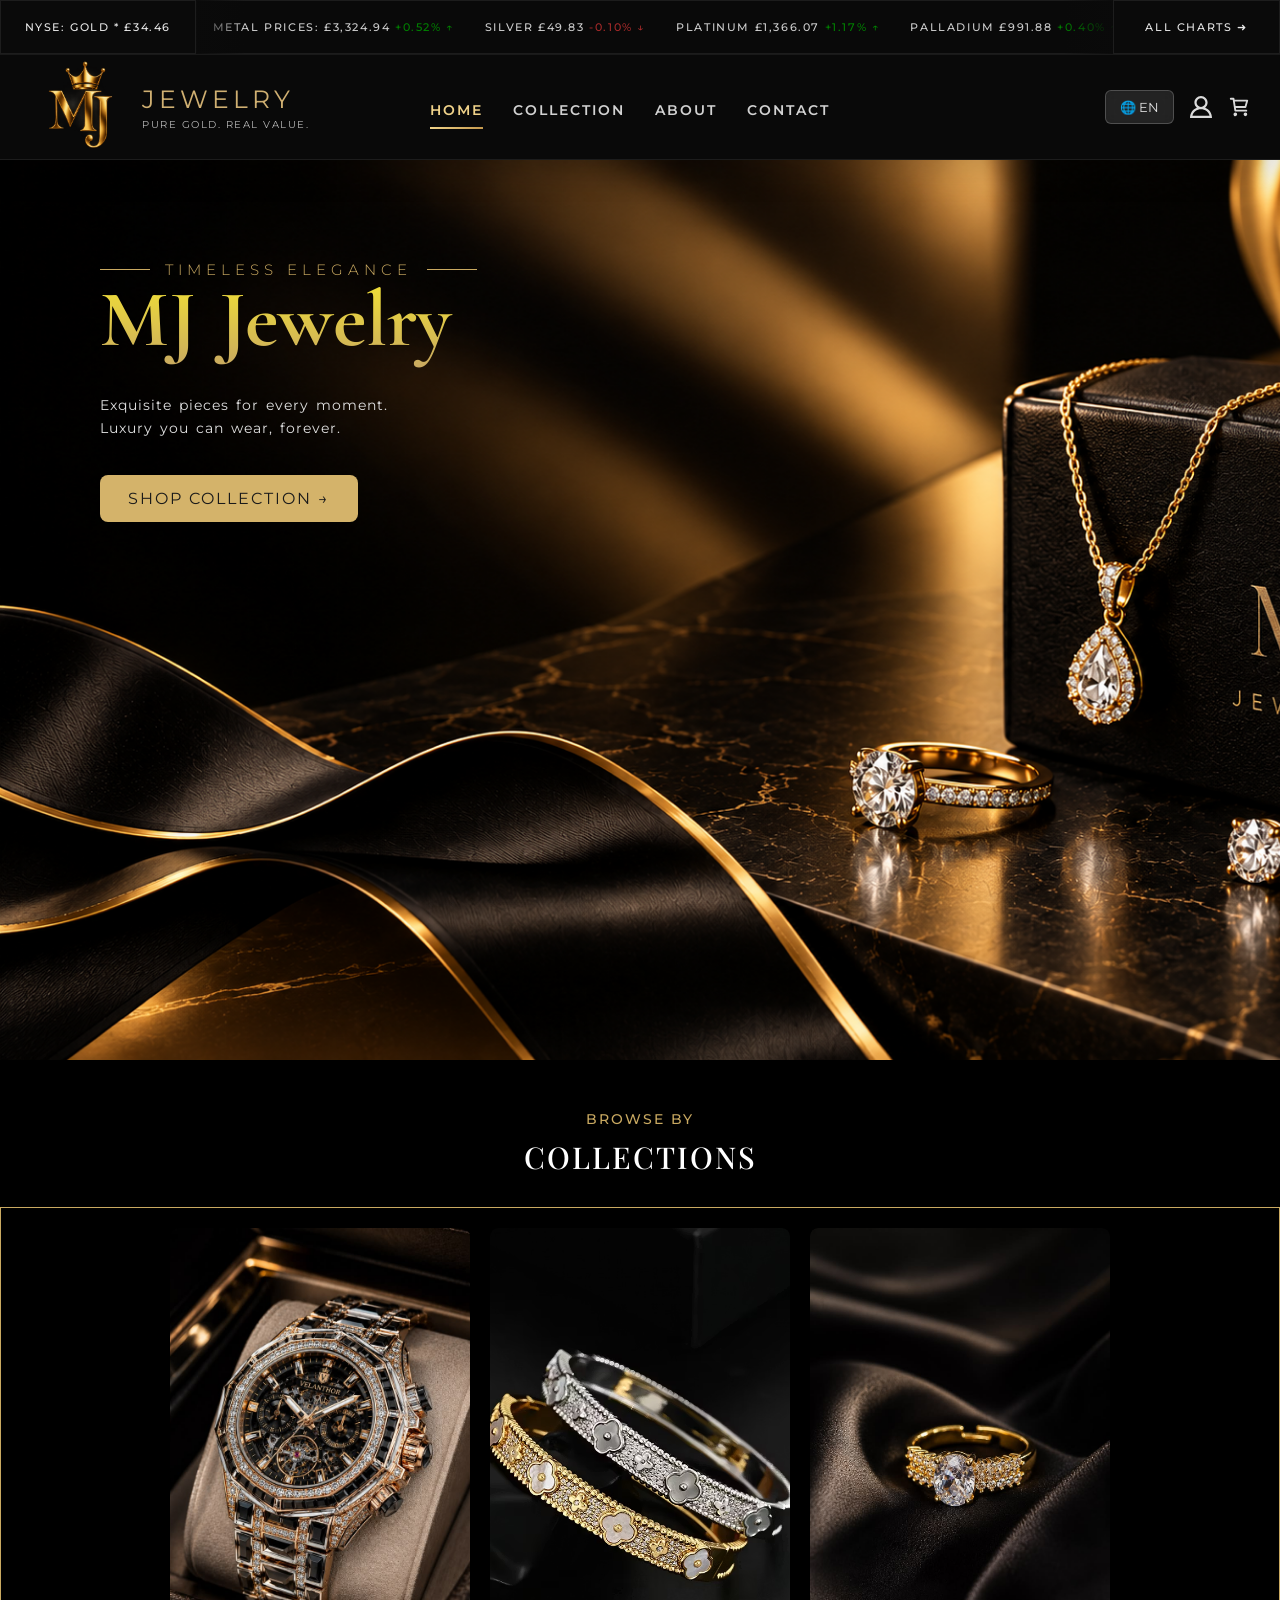
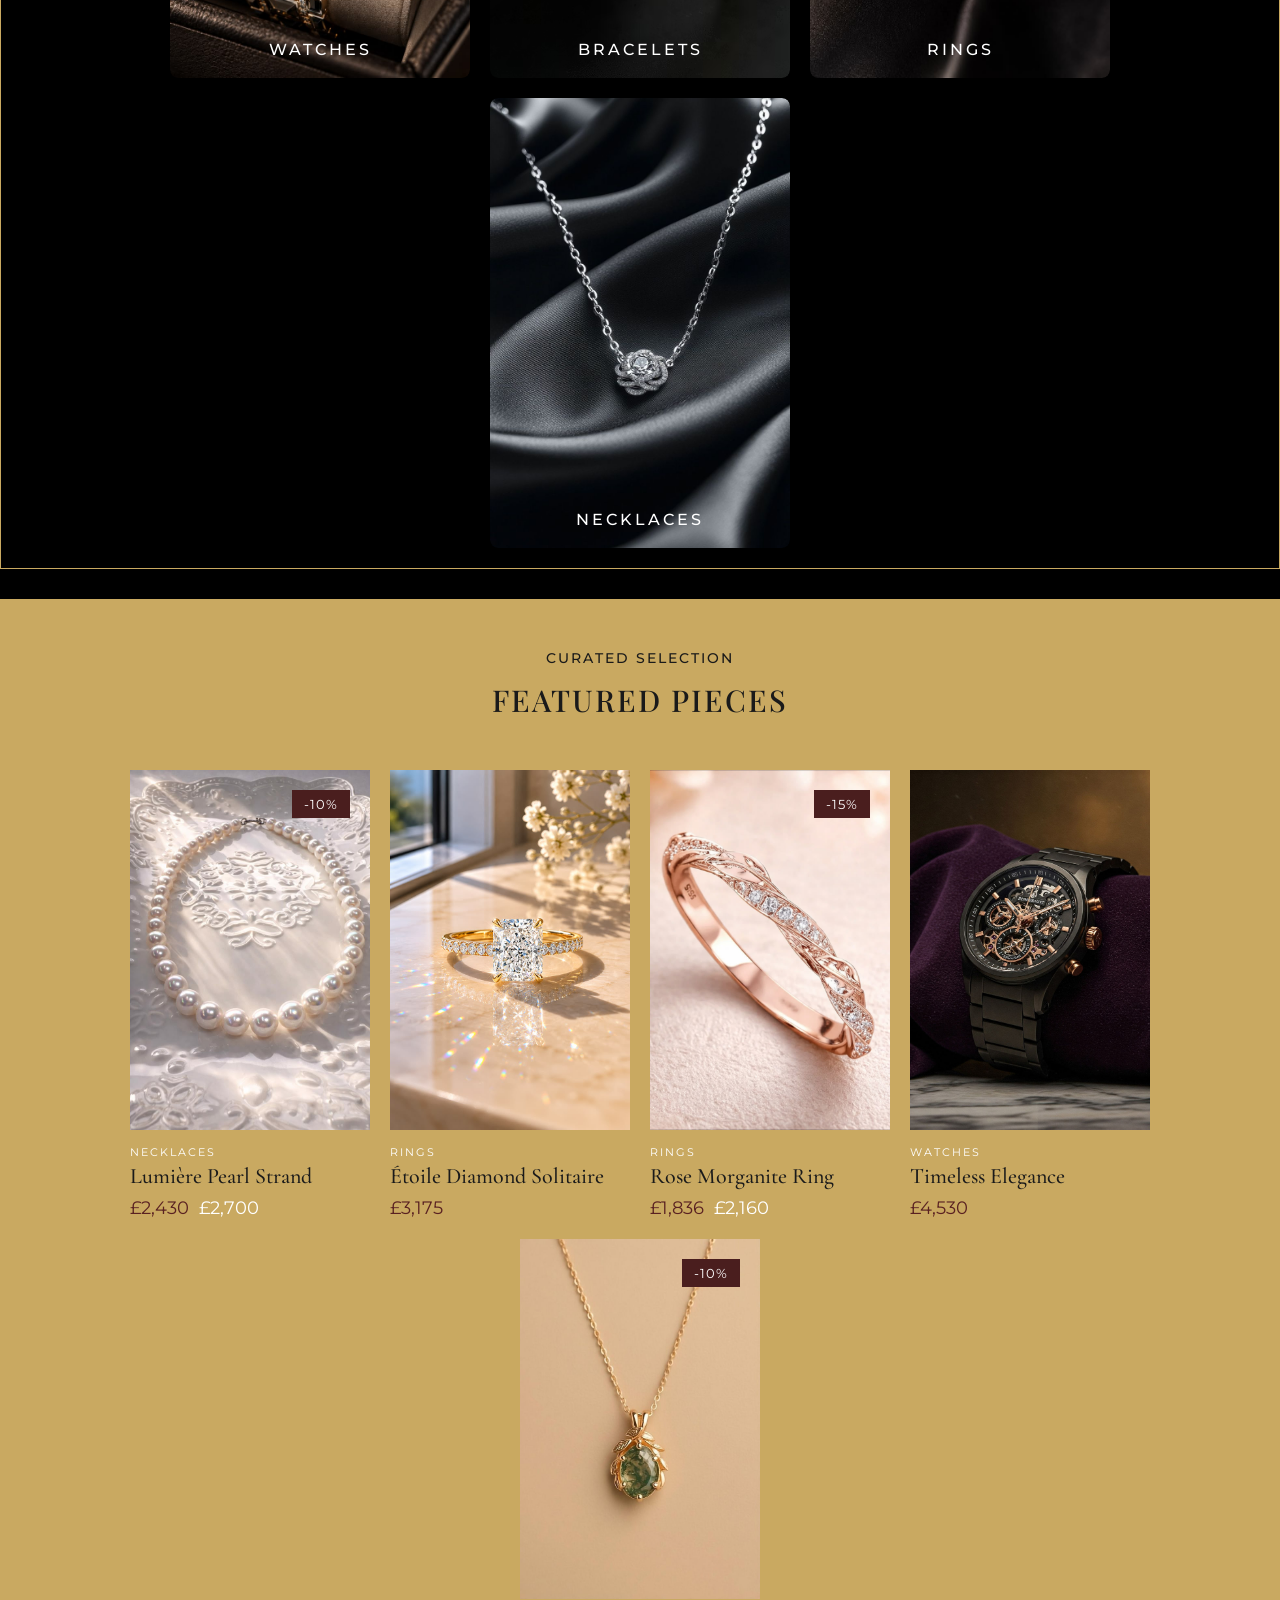
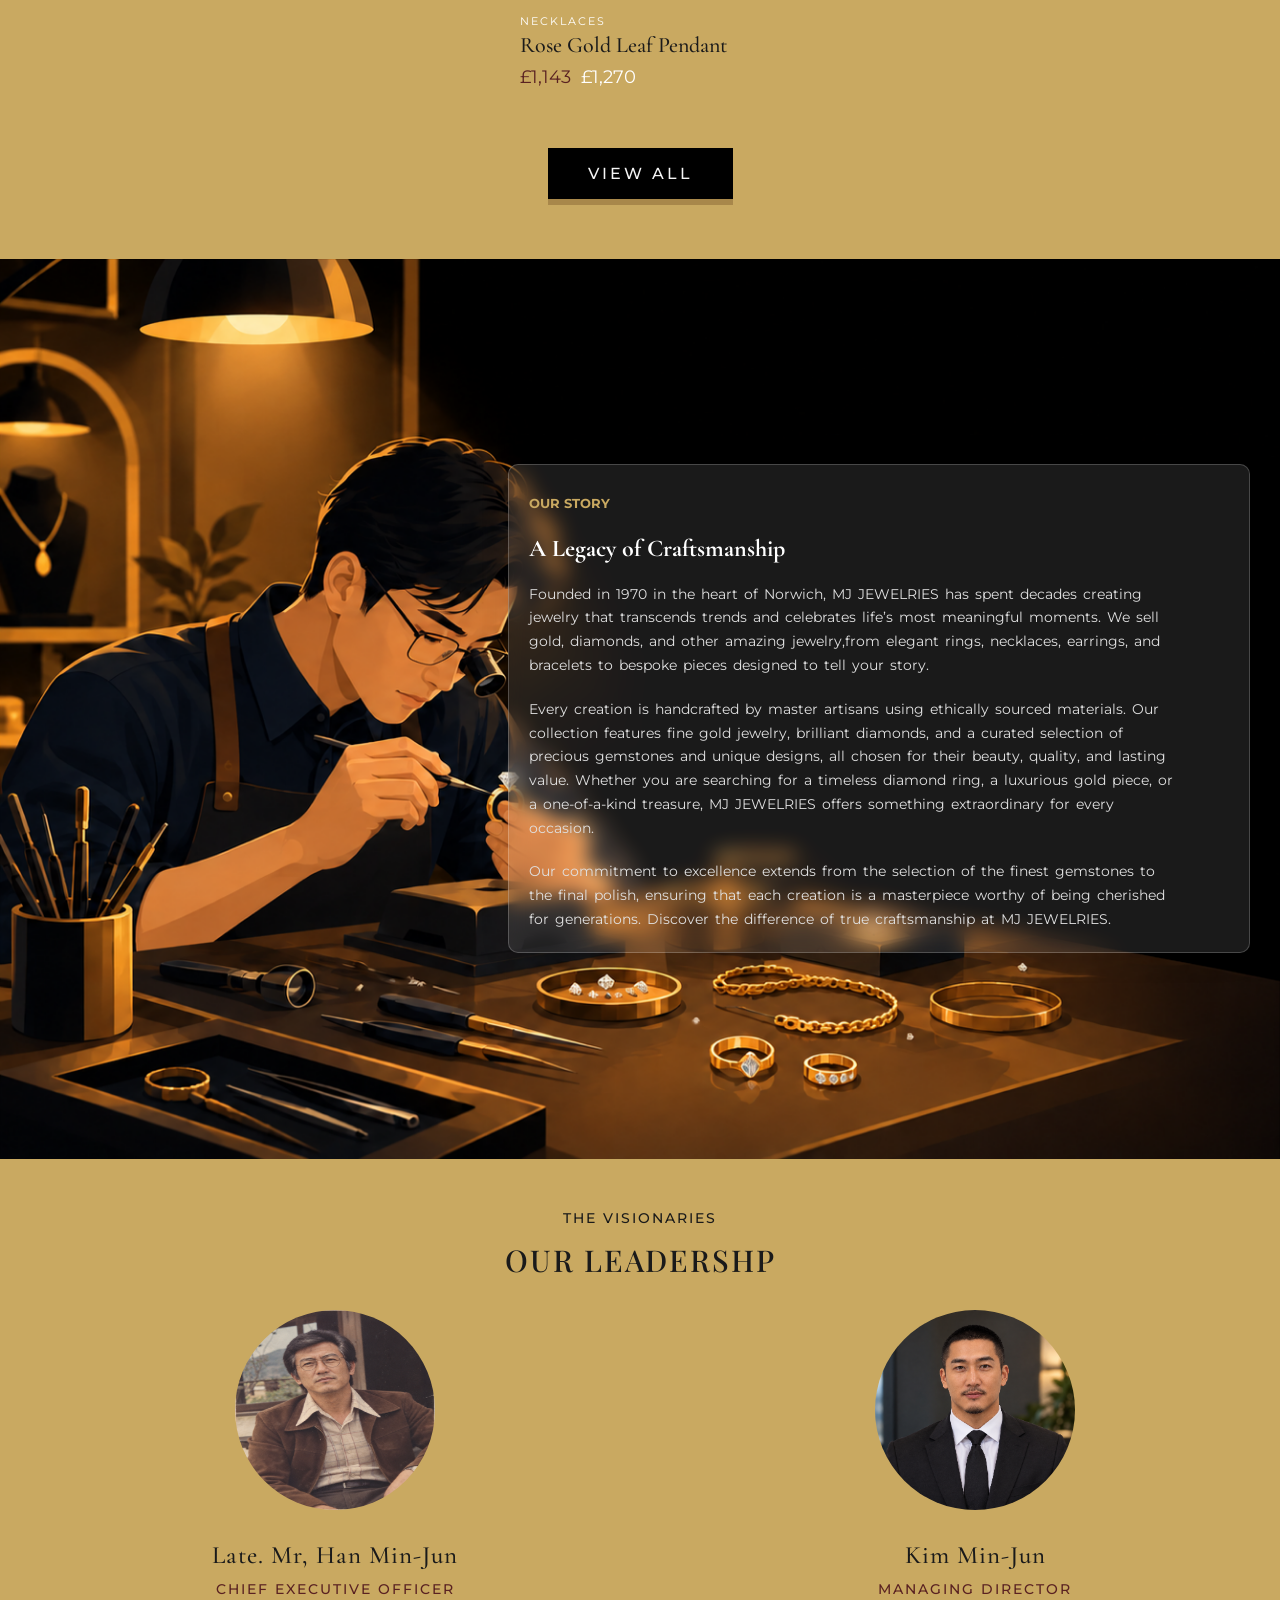
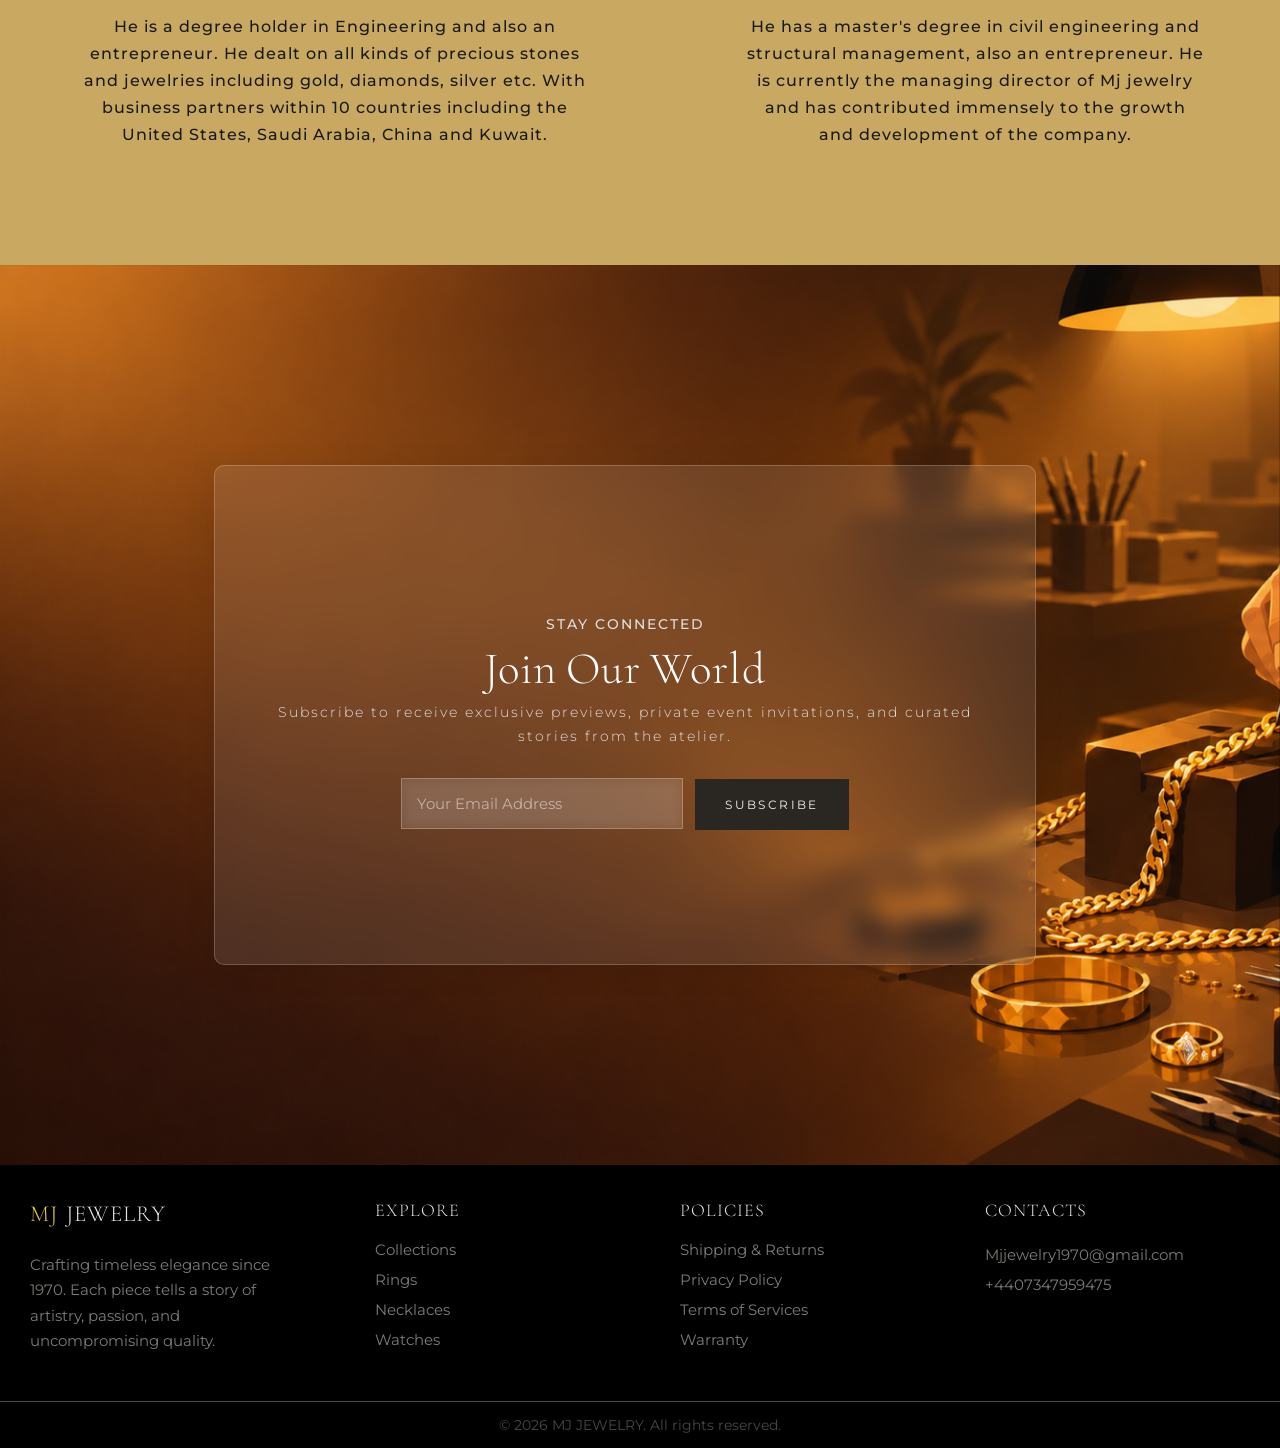
<file: index.html>
<!DOCTYPE html>
<html lang="en">
<head>
  <meta charset="UTF-8">
  <meta name="viewport" content="width=device-width, initial-scale=1.0">
  <title>goldnest.com</title>
  <link rel="stylesheet" href="styles/body.css">
  <link rel="stylesheet" href="styles/header.css">
  <link rel="stylesheet" href="styles/main.css">
  <link rel="stylesheet" href="styles/footer.css">

 <link rel="preconnect" href="https://fonts.googleapis.com">
<link rel="preconnect" href="https://fonts.gstatic.com" crossorigin>
<link href="https://fonts.googleapis.com/css2?family=Playfair+Display:wght@400;500;700&display=swap" rel="stylesheet">

<link href="https://fonts.googleapis.com/css2?family=Cormorant+Garamond:wght@300;400;500;600;700&family=Montserrat:wght@300;400;500;600;700&display=swap" rel="stylesheet">
</head>


<body>
  
<header>

  <nav>


    <!--gold value-->
    <div class="mineral-value">

      <!--gold price-->
      <div class="gold-value">
        <h4>NYSE: GOLD * £34.46</h4>

      </div>
      
      <!--metal prices-->
      <div class="ticker">

        <div class="metal-prices">
        <H4>METAL PRICES:  £3,324.94 <span style="color: green;">+0.52% &uarr;</span></H4>
        <h4>SILVER £49.83 <span style="color: brown;">-0.10% &darr;</span></h4>
        <h4>PLATINUM £1,366.07 <span style="color:green">+1.17% &uarr;</span></h4>
        <h4>PALLADIUM £991.88 <span style="color: green;">+0.40% &uarr;</span></h4>


        <H4>METAL PRICES:  £3,324.94 <span style="color: green;">+0.52% &uarr;</span></H4>
        <h4>SILVER  £49.83 <span style="color: brown;">-0.10% &darr;</span></h4>
        <h4>PLATINUM £1,366.07 <span style="color:green">+1.17% &uarr;</span></h4>
        <h4>PALLADIUM £991.88 <span style="color: green;">+0.40% &uarr;</span></h4>
      </div>

      </div>
      

      <!--all charts-->
      <div class="all-charts">
       <a href="https://live.euronext.com/en" target="_blank" rel="noopener noreferrer"> <h4>ALL CHARTS  &#10140;</h4></a>
        
        
      </div>


    </div>

    <!--gold value close-->




    <div class="second-navbar">
<!--logo-->
    <div class="logo-section">

      <div>
     <img src="images/icons/IMG_8693.PNG" width="70px">
    </div>

     <div> 
      <h2> JEWELRY</h2>
     <p>PURE GOLD. REAL VALUE.</p>
    </div>

    </div>
    <!--logo close-->

    
   <!--navlinks open-->
    <ul class="nav-menu">
      <li><a href="index.html" class="nav-link active">Home</a></li>
      <li><a href="collection.html" class="nav-link">Collection</a></li>
      <li><a href="about.html" class="nav-link">About</a></li>
      <li><a href="contact.html" class="nav-link">Contact</a></li>
    </ul>
    <!--navlinks close-->


    <!--cart and lang selector-->
    <div class="cart-lang">
        <div class="lang-selector">
  <a href="#" class="lang-btn" aria-label="Select language">🌐 EN</a>
  <ul class="lang-list">
    
    <li><img class="flag" src="images/flags/flag-england-svgrepo-com.svg" alt="english-flag"> 
      English</li>

    <li><img class="flag" src="images/flags/spain-svgrepo-com.svg" alt="spanish-flag"> 
      Español</li>

    <li><img class="flag" src="images/flags/flag-for-flag-france-svgrepo-com.svg" alt="french-flag">
       Français</li>

    <li><img class="flag" src="images/flags/flag-for-flag-germany-svgrepo-com.svg" alt="german-flag">
       Deutsch</li>

    <li><img class="flag" src="images/flags/flag-for-flag-italy-svgrepo-com.svg" alt="italy-flag">
      Italiano</li>

    <li> <img class="flag" src="images/flags/portugal-svgrepo-com.svg" alt="portugal-flag"> 
      Português</li>

    <li><img class="flag" src="images/flags/china-svgrepo-com.svg" alt="china-flag">
       中文</li>

    <li><img class="flag" src="images/flags/japan-svgrepo-com.svg" alt="Japan-flag"> 
      日本語</li>

    <li>
      <img class="flag" src="images/flags/flag-for-flag-saudi-arabia-svgrepo-com.svg" alt="saudi arabia-flag">
       العربية</li>

    <li><img class="flag" src="images/flags/flag-for-flag-russia-svgrepo-com.svg" alt="Russia-flag">
      Русский</li>
  </ul>

</div>


      <a class="icon-link" href="login.html" aria-label="View profile" data-tooltip="View profile">
        <img src="images/icons/profile-1336-svgrepo-com.svg" alt="">
      </a>
      <a class="icon-link" href="cart.html" aria-label="View cart" data-tooltip="View cart">
        <img src="images/icons/cart-shopping-svgrepo-com.svg" alt="">
      </a>
    
    </div>

    </div>
  </nav>
  <!--nav close-->
  </header>

  <main>
    <section class="hero-section">

   <div class="hero-content">
     <div class="subtitle">
    <span class="line"></span>
    <span>TIMELESS ELEGANCE</span>
    <span class="line"></span>
    </div>

    <h1>MJ Jewelry</h1>
    <div class="hero-text">
      <p>Exquisite pieces for every moment.</p>
    <p>Luxury you can wear, forever.</p>

    </div>
    <a href="collection.html" class="shop-now">SHOP COLLECTION &rarr;</a>

   </div>
      

    </section>
    <!--hero section close-->




    <!--collection section open-->
    <section class="collection-section">
      <h4>BROWSE BY</h4>
    <h3>COLLECTIONS</h3>

    <div class="collection-grid">
      <div class="products">
        <img src="images/products/Mens Watch Aesthetic – Rich Gold Diamond Skeleton Watch with Black Accents.jfif" width="300px">
        <p>WATCHES</p>
      </div>

      <div class="products">
        <img src="images/products/633de225023b2351394707bd0bd414c3.avif" width="300px" alt="Gold jewelry piece">
        <p>BRACELETS</p>
      </div>

      <div class="products">
        <img src="images/products/Aurora Spark Adjustable Ring 💍.jfif" width="300px" alt="Aurora Spark adjustable ring">
        <p>RINGS</p>
      </div>

      <div class="products">
        <img src="images/products/Luxury Lab-Grown Diamond Fancy Pendant.jfif" width="300px" alt="Lab-grown diamond pendant">
        <p>NECKLACES</p>
      </div>

      
    </div>


    </section>
    <!--collection section close-->




    <section class="featured-pieces">
      <h5>CURATED SELECTION</h5>
      <h3 class="featured-pieces-name">FEATURED PIECES</h3>

      <div class="feature-grid">

            <div class="product-card">
      <div class="product-image">
        <img src="images/Featured-product/Near-Round Freshwater Pearl Necklace, 9_2mm Mirror Luster, S925 Silver Clasp.jfif" alt="Lumière Pearl Strand">
        <span class="discount-badge">-10%</span>
        <div class="view-details">VIEW DETAILS</div>
      </div>
      <p class="product-category">NECKLACES</p>
      <h3 class="product-name">Lumière Pearl Strand</h3>

      <div class="price-container">
        <span class="current-price">£2,430</span>
          <span class="old-price">£2,700</span>
      </div>
    </div>


     <div class="product-card">
      <div class="product-image">
        <img src="images/Featured-product/Radiant Cut Diamond Engagement Ring in Gold _ Hidden Halo Pavé Band Ring.jfif" alt="Radiant cut diamond engagement ring">
        
        <div class="view-details">VIEW DETAILS</div>
      </div>
      <p class="product-category">RINGS</p>
      <h3 class="product-name">Étoile Diamond Solitaire</h3>

      <div class="price-container">
        <span class="current-price">£3,175</span>
      </div>

    </div>


     <div class="product-card">
      <div class="product-image">
        <img src="images/Featured-product/Rose Gold Diamond Twist Ring Dream Engagement Ring.jfif" alt="Rose gold diamond twist ring">
        <span class="discount-badge">-15%</span>
        <div class="view-details">VIEW DETAILS</div>
      </div>
      <p class="product-category">RINGS</p>
      <h3 class="product-name">Rose Morganite Ring</h3>

      <div class="price-container">
        <span class="current-price">£1,836</span>
          <span class="old-price">£2,160</span>
      </div>

    </div>


     <div class="product-card">
      <div class="product-image">
        <img src="images/Featured-product/Timeless Elegance_ Luxury Watch Style Guide ✨.jfif" alt="Luxury gold watch">
        <div class="view-details">VIEW DETAILS</div>
      </div>
      <p class="product-category">WATCHES</p>
      <h3 class="product-name">Timeless Elegance</h3>

      <div class="price-container">
        <span class="current-price">£4,530</span>
      </div>

    </div>



     <div class="product-card">
      <div class="product-image">
        <img src="images/Featured-product/Moss Agate Necklace, Oval Gemstone, 14k Rose Gold Leaf Pendant.jfif" alt="Rose gold leaf pendant">
        <span class="discount-badge">-10%</span>
        <div class="view-details">VIEW DETAILS</div>
      </div>
      <p class="product-category">NECKLACES</p>
      <h3 class="product-name">Rose Gold Leaf Pendant</h3>

      <div class="price-container">
        <span class="current-price">£1,143</span>
          <span class="old-price">£1,270</span>
      </div>
    </div>

      </div>

      <a href="collection.html" class="featured-pieces-button">VIEW ALL</a>

    </section>




    <!--about section begins-->
    <section class="about-section">

      <div class="about">
        <h5>OUR STORY</h5>

        <h2>A Legacy of Craftsmanship</h2>

        <p>Founded in 1970 in the heart of Norwich, MJ JEWELRIES has spent decades creating jewelry that transcends trends and celebrates life’s most meaningful moments. We sell gold, diamonds, and other amazing jewelry,from elegant rings, necklaces, earrings, and bracelets to bespoke pieces designed to tell your story.</p>

        <p>Every creation is handcrafted by master artisans using ethically sourced materials. Our collection features fine gold jewelry, brilliant diamonds, and a curated selection of precious gemstones and unique designs, all chosen for their beauty, quality, and lasting value. Whether you are searching for a timeless diamond ring, a luxurious gold piece, or a one-of-a-kind treasure, MJ JEWELRIES offers something extraordinary for every occasion.</p>

        <p>Our commitment to excellence extends from the selection of the finest gemstones to the final polish, ensuring that each creation is a masterpiece worthy of being cherished for generations. Discover the difference of true craftsmanship at MJ JEWELRIES.</p>
      </div>

    </section>
     <!--about section ends-->


 <!--owners article section begins-->
     <section class="owners-section">

      <div class="about-owners">
        <h5> THE VISIONARIES</h5>
        <h3>OUR LEADERSHP</h3>


        <div class="owners-container">

          <article>
          
             <img class="owners-picture" src="images/owners/IMG_4040.PNG" alt="MJ Jewelry owner">
            
          
          <h3> Late. Mr, Han Min-Jun</h3>
          <h6>CHIEF EXECUTIVE OFFICER</h6>

          <p>
            He is a degree holder in Engineering and also an entrepreneur. He dealt on all kinds of precious stones and jewelries including gold, diamonds, silver etc. With business partners within 10 countries including the United States, Saudi Arabia, China and Kuwait.

          </p>

        </article>


      <article>
         <img class="wife-picture" src="images/owners/F5C1A2EA-C9BE-46A0-9AAE-CAD721808F37.png" alt="MJ Jewelry owner">
          <h3>Kim Min-Jun</h3>

          <h6>MANAGING DIRECTOR</h6>

          <p>
            He has a master's degree in civil engineering and structural management, also an entrepreneur. He is currently the managing director of Mj jewelry and has contributed immensely to the growth and development of the company.
          </p>

      </article>

        </div>
      
        
      
      </div>


     </section>
       <!--owners article section ends-->


      <!--subscribe section begins-->
       <section class="subscribe-section">
        <div class="subscribe-info">

          <h5>STAY CONNECTED</h5>
          <h3>Join Our World</h3>
          <p>
            Subscribe to receive exclusive previews, private event invitations, and curated stories from the atelier.
          </p>
        
          <div>
          
            <input id="email" type="email" title="email" required placeholder="Your Email Address">

            <a href="login.html" class="susbcribe-button">SUBSCRIBE</a>
           
          </div>

        </div>
        
       </section>
      
  </main>


  <footer>
   <div class="footer-section">

    <div class="first-section">
      <h3> <span>MJ</span> JEWELRY </h3>
      <p>
        Crafting timeless elegance since 1970. Each piece tells a story of artistry, passion, and uncompromising quality.
      </p>
    </div>



    <div>
      <h5>EXPLORE</h5>

      <ul>
        <li><a href="collection.html">Collections</a></li>
        <li><a href="collection.html#rings">Rings</a></li>
        <li><a href="collection.html#necklaces">Necklaces</a></li>
        <li><a href="collection.html#watches">Watches</a></li>
      </ul>
    </div>



    <div>
      <h5>POLICIES</h5>

       <ul>
        <li><a href="contact.html#shipping">Shipping &amp; Returns</a></li>
        <li><a href="contact.html#privacy">Privacy Policy</a></li>
        <li><a href="contact.html#terms">Terms of Services</a></li>
        <li><a href="contact.html#warranty">Warranty</a></li>
      </ul>
    </div>



    <div class="footer-contact">
      <h5>CONTACTS</h5>

      <p> <a href="mailto:mjjewelry1970@gmail.com">
         Mjjewelry1970@gmail.com</a> </p>

      <p>+4407347959475</p>

    </div>


   </div>


   <div class="second-section">
    <p>
      © 2026 MJ JEWELRY. All rights reserved.
    </p>
   </div>
    
  </footer>


</body>
</html>
</file>
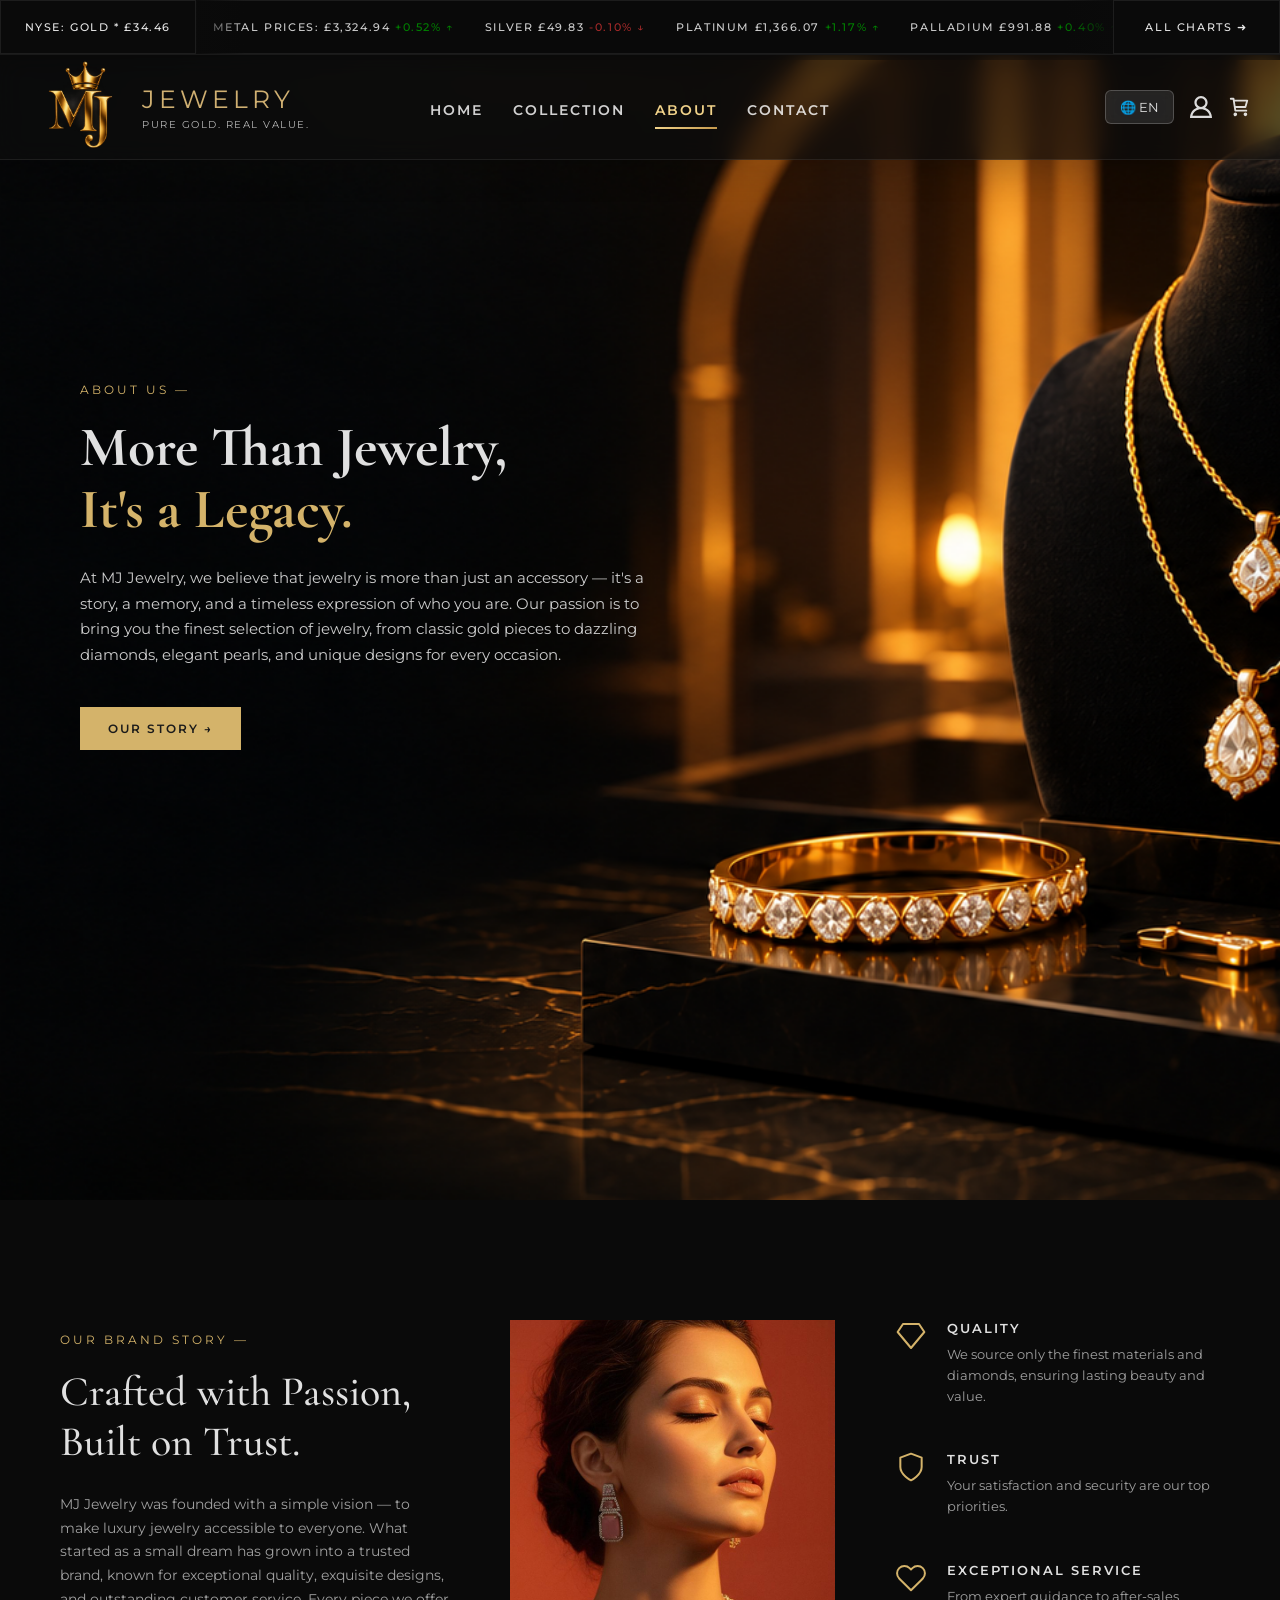
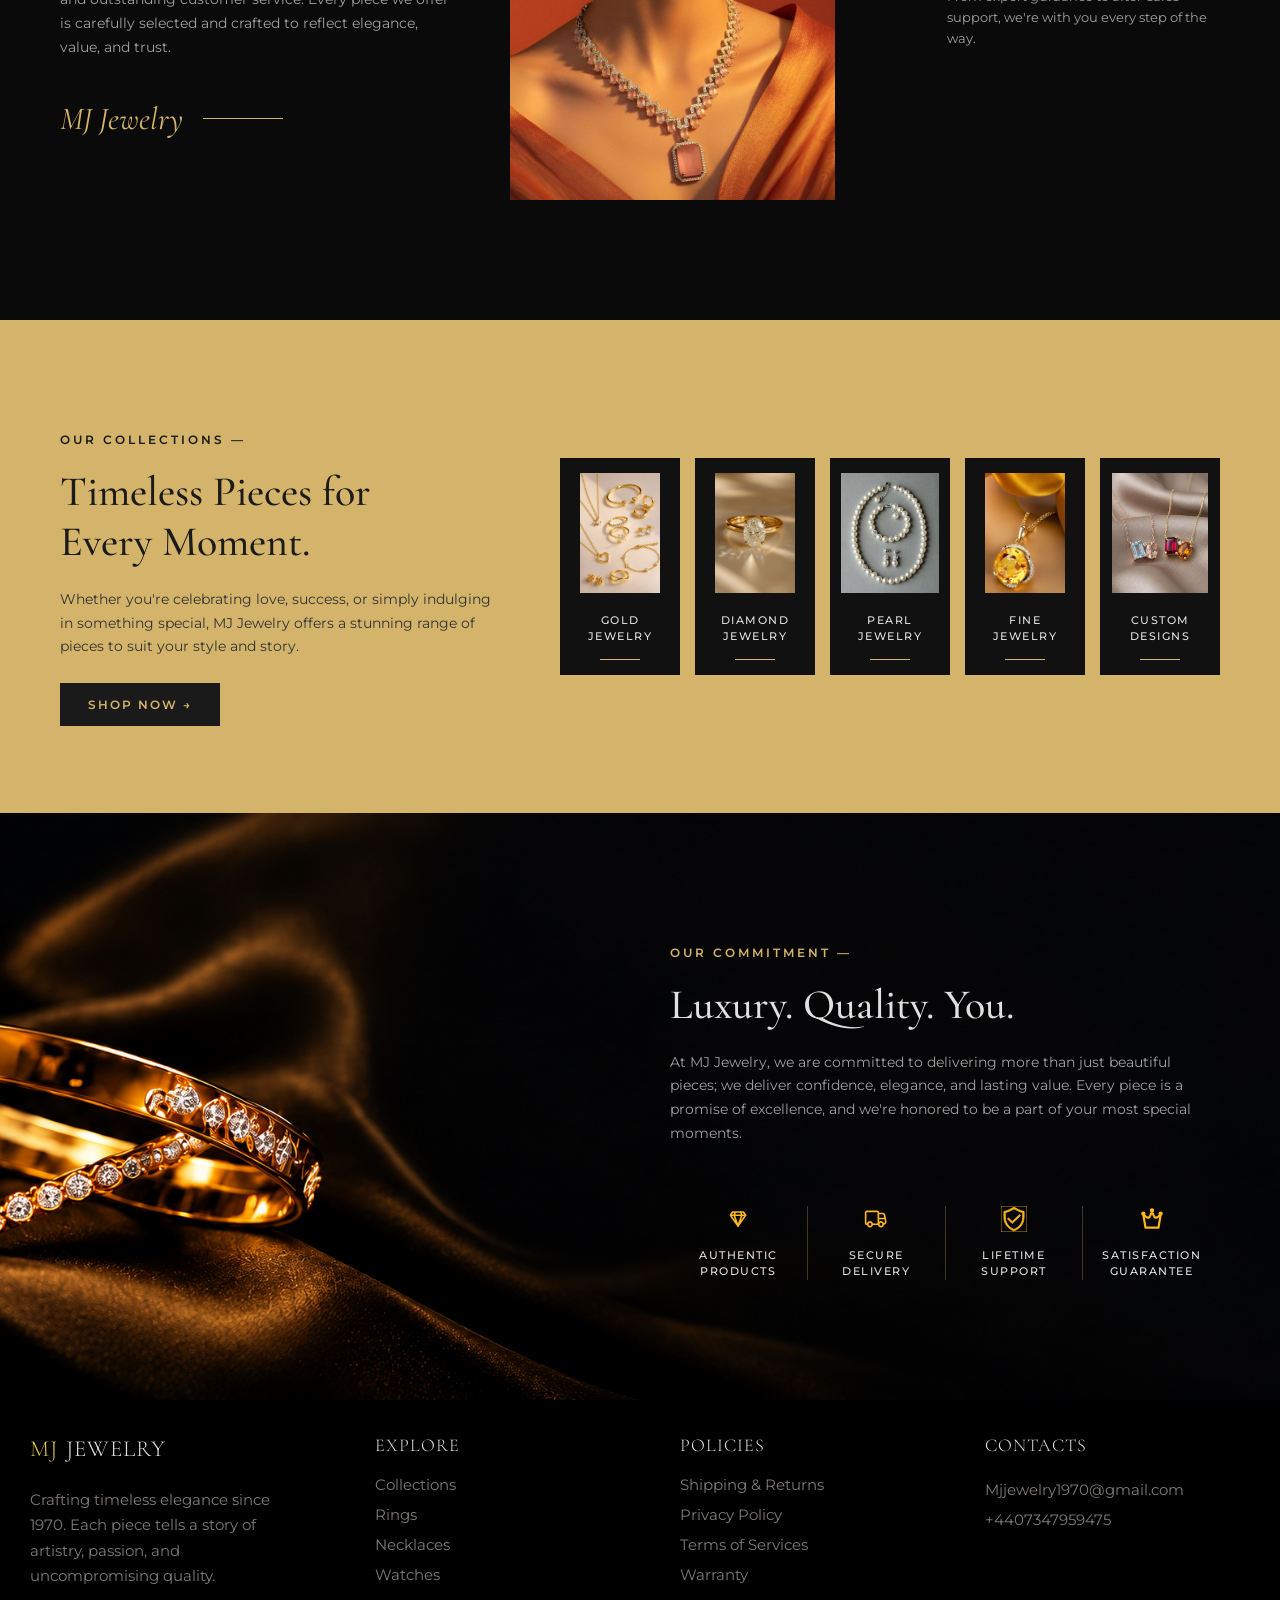
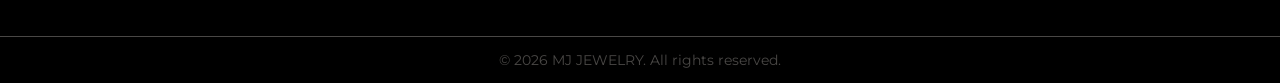
<file: about.html>
<!DOCTYPE html>
<html lang="en">
<head>
  <meta charset="UTF-8">
  <meta name="viewport" content="width=device-width, initial-scale=1.0">
  <title>About Us | MJ Jewelry</title>

  <!-- CSS -->
  <link rel="stylesheet" href="styles/body.css">
  <link rel="stylesheet" href="styles/header.css">
  <link rel="stylesheet" href="styles/about.css">
  <link rel="stylesheet" href="styles/footer.css"> 

  <!-- Fonts -->
  <link rel="preconnect" href="https://fonts.googleapis.com">
  <link rel="preconnect" href="https://fonts.gstatic.com" crossorigin>
  <link href="https://fonts.googleapis.com/css2?family=Cormorant+Garamond:wght@300;400;500;600;700&family=Montserrat:wght@300;400;500;600;700&display=swap" rel="stylesheet">
</head>

<body>
  
  <header>
    


     <nav>

    <!--gold value-->
    <div class="mineral-value">

      <!--gold price-->
      <div class="gold-value">
        <h4>NYSE: GOLD * £34.46</h4>

      </div>
      
      <!--metal prices-->
      <div class="ticker">

        <div class="metal-prices">
        <H4>METAL PRICES:  £3,324.94 <span style="color: green;">+0.52% &uarr;</span></H4>
        <h4>SILVER £49.83 <span style="color: brown;">-0.10% &darr;</span></h4>
        <h4>PLATINUM £1,366.07 <span style="color:green">+1.17% &uarr;</span></h4>
        <h4>PALLADIUM £991.88 <span style="color: green;">+0.40% &uarr;</span></h4>


        <H4>METAL PRICES:  £3,324.94 <span style="color: green;">+0.52% &uarr;</span></H4>
        <h4>SILVER  £49.83 <span style="color: brown;">-0.10% &darr;</span></h4>
        <h4>PLATINUM £1,366.07 <span style="color:green">+1.17% &uarr;</span></h4>
        <h4>PALLADIUM £991.88 <span style="color: green;">+0.40% &uarr;</span></h4>
      </div>

      </div>
      

      <!--all charts-->
      <div class="all-charts">
       <a href="https://live.euronext.com/en" target="_blank" rel="noopener noreferrer"> <h4>ALL CHARTS  &#10140;</h4></a>
        
        
      </div>


    </div>

    <!--gold value close-->




    <div class="second-navbar">
<!--logo-->
    <div class="logo-section">

      <div>
     <img src="images/icons/IMG_8693.PNG" width="70px">
    </div>

     <div> 
      <h2> JEWELRY</h2>
     <p>PURE GOLD. REAL VALUE.</p>
    </div>

    </div>
    <!--logo close-->

    
   <!--navlinks open-->
    <ul class="nav-menu">
      <li><a href="index.html" class="nav-link">Home</a></li>
      <li><a href="collection.html" class="nav-link">Collection</a></li>
      <li><a href="about.html" class="nav-link active">About</a></li>
      <li><a href="contact.html" class="nav-link">Contact</a></li>
    </ul>
    <!--navlinks close-->


    <!--cart and lang selector-->
    <div class="cart-lang">
        <div class="lang-selector">
  <a href="#" class="lang-btn" aria-label="Select language">🌐 EN</a>
  <ul class="lang-list">
    
    <li><img class="flag" src="images/flags/flag-england-svgrepo-com.svg" alt="english-flag"> 
      English</li>

    <li><img class="flag" src="images/flags/spain-svgrepo-com.svg" alt="spanish-flag"> 
      Español</li>

    <li><img class="flag" src="images/flags/flag-for-flag-france-svgrepo-com.svg" alt="french-flag">
       Français</li>

    <li><img class="flag" src="images/flags/flag-for-flag-germany-svgrepo-com.svg" alt="german-flag">
       Deutsch</li>

    <li><img class="flag" src="images/flags/flag-for-flag-italy-svgrepo-com.svg" alt="italy-flag">
      Italiano</li>

    <li> <img class="flag" src="images/flags/portugal-svgrepo-com.svg" alt="portugal-flag"> 
      Português</li>

    <li><img class="flag" src="images/flags/china-svgrepo-com.svg" alt="china-flag">
       中文</li>

    <li><img class="flag" src="images/flags/japan-svgrepo-com.svg" alt="Japan-flag"> 
      日本語</li>

    <li>
      <img class="flag" src="images/flags/flag-for-flag-saudi-arabia-svgrepo-com.svg" alt="saudi arabia-flag">
       العربية</li>

    <li><img class="flag" src="images/flags/flag-for-flag-russia-svgrepo-com.svg" alt="Russia-flag">
      Русский</li>
  </ul>

</div>


      <a class="icon-link" href="login.html" aria-label="View profile" data-tooltip="View profile">
        <img src="images/icons/profile-1336-svgrepo-com.svg" alt="">
      </a>
      <a class="icon-link" href="cart.html" aria-label="View cart" data-tooltip="View cart">
        <img src="images/icons/cart-shopping-svgrepo-com.svg" alt="">
      </a>
    
    </div>

    </div>
  </nav>
  <!--nav close-->
  </header>
  








  <main>


    
    <section class="about-section">
      
       <div class="about-content">
    <p class="about-eyebrow">ABOUT US —</p>
    <h1>More Than Jewelry,<br><span class="gold-text">It's a Legacy.</span></h1>
    <p class="about-text">
      At MJ Jewelry, we believe that jewelry is more than just an accessory — 
      it's a story, a memory, and a timeless expression of who you are. 
      Our passion is to bring you the finest selection of jewelry, from classic 
      gold pieces to dazzling diamonds, elegant pearls, and unique designs for 
      every occasion.
    </p>
    <a href="#brand-story" class="story-btn">OUR STORY &rarr;</a>
      </div>

    </section>






    <section id="brand-story" class="brand-story-section">
  <div class="brand-story-container">

    <!-- LEFT COLUMN: Text -->
    <div class="story-text">
      <p class="eyebrow">OUR BRAND STORY —</p>
      <h2>Crafted with Passion,<br>Built on Trust.</h2>
      <p class="story-desc">
        MJ Jewelry was founded with a simple vision — to make luxury jewelry accessible 
        to everyone. What started as a small dream has grown into a trusted brand, known 
        for exceptional quality, exquisite designs, and outstanding customer service. 
        Every piece we offer is carefully selected and crafted to reflect elegance, 
        value, and trust.
      </p>
      <div class="signature">
        MJ Jewelry
        <span class="signature-line"></span>
      </div>
    </div>

    <!-- MIDDLE COLUMN: Image -->
    <div class="story-image">
      <img src="images/background picture/Elegant Pink Stone Necklace & Earring Set _ Luxury Indian Jewellery Look.jfif" alt="Jeweler crafting a ring">
    </div>

    <!-- RIGHT COLUMN: Features -->
    <div class="story-features">

      <!-- Feature 1 -->
      <div class="feature">
        <div class="feature-icon">
          <svg viewBox="0 0 24 24" fill="none" stroke="#d4b36a" stroke-width="1.5" stroke-linecap="round" stroke-linejoin="round">
            <path d="M6 3h12l4 6-10 12L2 9z"/>
          </svg>
        </div>
        <div class="feature-text">
          <h4>QUALITY</h4>
          <p>We source only the finest materials and diamonds, ensuring lasting beauty and value.</p>
        </div>
      </div>

      <!-- Feature 2 -->
      <div class="feature">
        <div class="feature-icon">
          <svg viewBox="0 0 24 24" fill="none" stroke="#d4b36a" stroke-width="1.5" stroke-linecap="round" stroke-linejoin="round">
            <path d="M12 22s8-4 8-10V5l-8-3-8 3v7c0 6 8 10 8 10z"/>
          </svg>
        </div>
        <div class="feature-text">
          <h4>TRUST</h4>
          <p>Your satisfaction and security are our top priorities.</p>
        </div>
      </div>

      <!-- Feature 3 -->
      <div class="feature">
        <div class="feature-icon">
          <svg viewBox="0 0 24 24" fill="none" stroke="#d4b36a" stroke-width="1.5" stroke-linecap="round" stroke-linejoin="round">
            <path d="M20.84 4.61a5.5 5.5 0 0 0-7.78 0L12 5.67l-1.06-1.06a5.5 5.5 0 0 0-7.78 7.78l1.06 1.06L12 21.23l7.78-7.78 1.06-1.06a5.5 5.5 0 0 0 0-7.78z"/>
          </svg>
        </div>
        <div class="feature-text">
          <h4>EXCEPTIONAL SERVICE</h4>
          <p>From expert guidance to after-sales support, we're with you every step of the way.</p>
        </div>
      </div>

    </div>
  </div>
</section>




<section class="collections-section">
  <div class="collections-container">

    <!-- LEFT COLUMN: Text -->
    <div class="collections-text">
      <p class="eyebrow">OUR COLLECTIONS —</p>
      <h2>Timeless Pieces for<br>Every Moment.</h2>
      <p class="collections-desc">
        Whether you're celebrating love, success, or simply indulging in something special, 
        MJ Jewelry offers a stunning range of pieces to suit your style and story.
      </p>
      <a href="collection.html" class="shop-btn">SHOP NOW &rarr;</a>
    </div>

    <!-- RIGHT COLUMN: Cards -->
    <div class="collections-grid">
      
      <div class="collection-card">
        <img src="images/about product/Modern jewellery collection_.jfif" alt="Gold Jewelry">
        <h4>GOLD JEWELRY</h4>
        <div class="card-line"></div>
      </div>

      <div class="collection-card">
        <img src="images/about product/✨ Oval Solitaire Lab Diamond Ring in Yellow Gold _ Fiona Diamonds.jfif" alt="Diamond Jewelry">
        <h4>DIAMOND JEWELRY</h4>
        <div class="card-line"></div>
      </div>

      <div class="collection-card">
        <img src="images/about product/Bridal Pearl Rhinestone Necklace Bracelet Earring Crystal Wedding Jewelry Set White or Ivory Pearl ST001LX - Etsy.jfif" alt="Pearl Jewelry">
        <h4>PEARL JEWELRY</h4>
        <div class="card-line"></div>
      </div>

      <div class="collection-card">
        <img src="images/about product/pendentif femme citrine.jfif" alt="Fine Jewelry">
        <h4>FINE JEWELRY</h4>
        <div class="card-line"></div>
      </div>

      <div class="collection-card">
        <img src="images/about product/Colored Gemstone Necklaces.jfif" alt="Custom Designs">
        <h4>CUSTOM DESIGNS</h4>
        <div class="card-line"></div>
      </div>

    </div>
  </div>
</section>



<section class="commitment-section">
  <div class="commitment-content">
    
    <p class="eyebrow">OUR COMMITMENT —</p>
    <h2>Luxury. Quality. You.</h2>
    <p class="commitment-desc">
      At MJ Jewelry, we are committed to delivering more than just beautiful pieces; 
      we deliver confidence, elegance, and lasting value. Every piece is a promise 
      of excellence, and we're honored to be a part of your most special moments.
    </p>

    <div class="features-row">
      
      <div class="feature-item">
        <img src="images/commitment-section-icon/diamond-svgrepo-com.svg" alt="Authentic Products Icon">
        <h4>AUTHENTIC<br>PRODUCTS</h4>
      </div>

      <div class="feature-item">
        <img src="images/commitment-section-icon/truck-svgrepo-com.svg" alt="Secure Delivery Icon">
        <h4>SECURE<br>DELIVERY</h4>
      </div>

      <div class="feature-item">
        <img src="images/commitment-section-icon/shield-check-svgrepo-com.svg" alt="Lifetime Support Icon">
        <h4>LIFETIME<br>SUPPORT</h4>
      </div>

      <div class="feature-item">
        <img src="images/commitment-section-icon/crown-svgrepo-com.svg" alt="Satisfaction Guarantee Icon">
        <h4>SATISFACTION<br>GUARANTEE</h4>
      </div>

    </div>
  </div>
</section>



  </main>






  <footer>
   <div class="footer-section">

    <div class="first-section">
      <h3> <span>MJ</span> JEWELRY </h3>
      <p>
        Crafting timeless elegance since 1970. Each piece tells a story of artistry, passion, and uncompromising quality.
      </p>
    </div>



    <div>
      <h5>EXPLORE</h5>

      <ul>
        <li><a href="collection.html">Collections</a></li>
        <li><a href="collection.html#rings">Rings</a></li>
        <li><a href="collection.html#necklaces">Necklaces</a></li>
        <li><a href="collection.html#watches">Watches</a></li>
      </ul>
    </div>



    <div>
      <h5>POLICIES</h5>

       <ul>
        <li><a href="contact.html#shipping">Shipping &amp; Returns</a></li>
        <li><a href="contact.html#privacy">Privacy Policy</a></li>
        <li><a href="contact.html#terms">Terms of Services</a></li>
        <li><a href="contact.html#warranty">Warranty</a></li>
      </ul>
    </div>



    <div class="footer-contact">
      <h5>CONTACTS</h5>

      <p> <a href="mailto:mjjewelry1970@gmail.com">
         Mjjewelry1970@gmail.com</a> </p>

      <p>+4407347959475</p>

    </div>


   </div>


   <div class="second-section">
    <p>
      © 2026 MJ JEWELRY. All rights reserved.
    </p>
   </div>

   
  </footer>


</body>
</html>
</file>
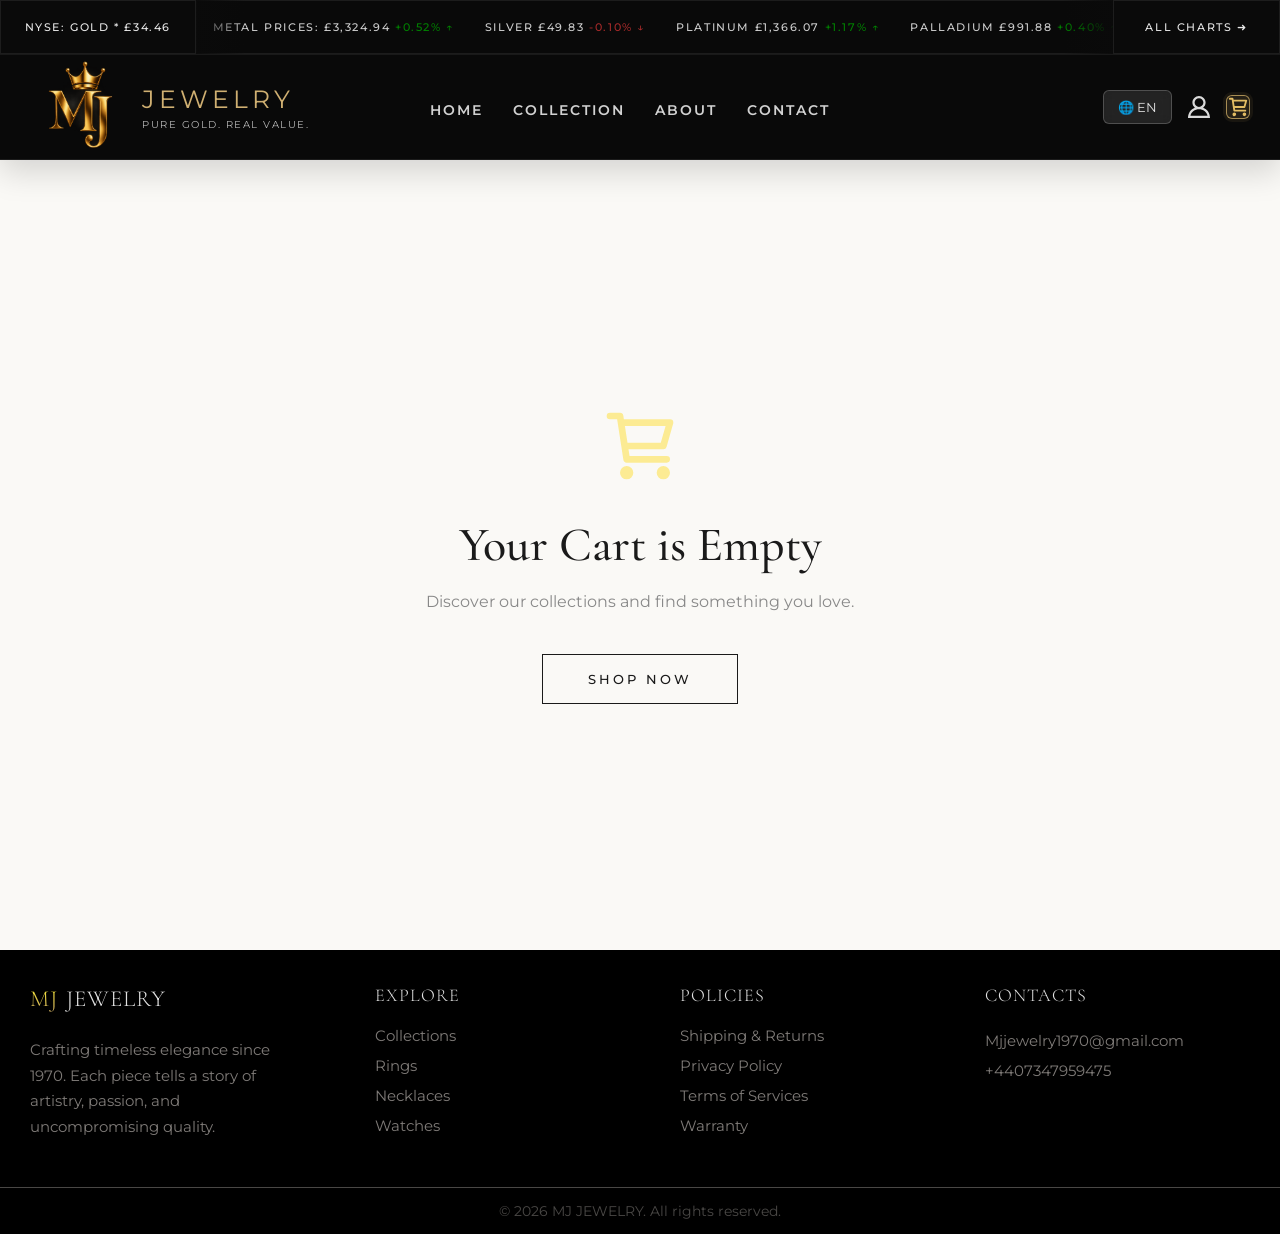
<file: cart.html>
<!DOCTYPE html>
<html lang="en">
<head>
  <meta charset="UTF-8">
  <meta name="viewport" content="width=device-width, initial-scale=1.0">
  <title>Your Cart | MJ Jewelry</title>

  <!-- CSS -->
  <link rel="stylesheet" href="styles/body.css">
  <link rel="stylesheet" href="styles/header.css">
  <link rel="stylesheet" href="styles/cart.css">
  <link rel="stylesheet" href="styles/footer.css">

  <!-- Fonts -->
  <link rel="preconnect" href="https://fonts.googleapis.com">
  <link rel="preconnect" href="https://fonts.gstatic.com" crossorigin>
  <link href="https://fonts.googleapis.com/css2?family=Cormorant+Garamond:wght@300;400;500;600;700&family=Montserrat:wght@300;400;500;600;700&display=swap" rel="stylesheet">
</head>

<body>
  
  <header>
      <nav>


    <!--gold value-->
    <div class="mineral-value">

      <!--gold price-->
      <div class="gold-value">
        <h4>NYSE: GOLD * £34.46</h4>

      </div>
      
      <!--metal prices-->
      <div class="ticker">

        <div class="metal-prices">
        <H4>METAL PRICES:  £3,324.94 <span style="color: green;">+0.52% &uarr;</span></H4>
        <h4>SILVER £49.83 <span style="color: brown;">-0.10% &darr;</span></h4>
        <h4>PLATINUM £1,366.07 <span style="color:green">+1.17% &uarr;</span></h4>
        <h4>PALLADIUM £991.88 <span style="color: green;">+0.40% &uarr;</span></h4>


        <H4>METAL PRICES:  £3,324.94 <span style="color: green;">+0.52% &uarr;</span></H4>
        <h4>SILVER  £49.83 <span style="color: brown;">-0.10% &darr;</span></h4>
        <h4>PLATINUM £1,366.07 <span style="color:green">+1.17% &uarr;</span></h4>
        <h4>PALLADIUM £991.88 <span style="color: green;">+0.40% &uarr;</span></h4>
      </div>

      </div>
      

      <!--all charts-->
      <div class="all-charts">
       <a href="https://live.euronext.com/en" target="_blank" rel="noopener noreferrer"> <h4>ALL CHARTS  &#10140;</h4></a>
        
        
      </div>


    </div>

    <!--gold value close-->




    <div class="second-navbar">
<!--logo-->
    <div class="logo-section">

      <div>
     <img src="images/icons/IMG_8693.PNG" width="70px">
    </div>

     <div> 
      <h2> JEWELRY</h2>
     <p>PURE GOLD. REAL VALUE.</p>
    </div>

    </div>
    <!--logo close-->

    
   <!--navlinks open-->
    <ul class="nav-menu">
      <li><a href="index.html" class="nav-link">Home</a></li>
      <li><a href="collection.html" class="nav-link">Collection</a></li>
      <li><a href="about.html" class="nav-link">About</a></li>
      <li><a href="contact.html" class="nav-link">Contact</a></li>
    </ul>
    <!--navlinks close-->


    <!--cart and lang selector-->
    <div class="cart-lang">
        <div class="lang-selector">
  <a href="#" class="lang-btn" aria-label="Select language">🌐 EN</a>
  <ul class="lang-list">
    
    <li><img class="flag" src="images/flags/flag-england-svgrepo-com.svg" alt="english-flag"> 
      English</li>

    <li><img class="flag" src="images/flags/spain-svgrepo-com.svg" alt="spanish-flag"> 
      Español</li>

    <li><img class="flag" src="images/flags/flag-for-flag-france-svgrepo-com.svg" alt="french-flag">
       Français</li>

    <li><img class="flag" src="images/flags/flag-for-flag-germany-svgrepo-com.svg" alt="german-flag">
       Deutsch</li>

    <li><img class="flag" src="images/flags/flag-for-flag-italy-svgrepo-com.svg" alt="italy-flag">
      Italiano</li>

    <li> <img class="flag" src="images/flags/portugal-svgrepo-com.svg" alt="portugal-flag"> 
      Português</li>

    <li><img class="flag" src="images/flags/china-svgrepo-com.svg" alt="china-flag">
       中文</li>

    <li><img class="flag" src="images/flags/japan-svgrepo-com.svg" alt="Japan-flag"> 
      日本語</li>

    <li>
      <img class="flag" src="images/flags/flag-for-flag-saudi-arabia-svgrepo-com.svg" alt="saudi arabia-flag">
       العربية</li>

    <li><img class="flag" src="images/flags/flag-for-flag-russia-svgrepo-com.svg" alt="Russia-flag">
      Русский</li>
  </ul>

</div>


      <a class="icon-link" href="login.html" aria-label="View profile" data-tooltip="View profile">
        <img src="images/icons/profile-1336-svgrepo-com.svg" alt="">
      </a>
      <a class="icon-link active" href="cart.html" aria-label="View cart" data-tooltip="View cart">
        <img src="images/icons/cart-shopping-svgrepo-com.svg" alt="">
      </a>
    
    </div>

    </div>
  </nav>
  </header>



  <main>
    <section class="empty-cart-section">
      <div class="empty-cart-content">
        
        <!-- Replace the src with your actual icon image path -->
        <img src="images/icons/cart-shopping-svgrepo-com.svg" alt="Empty Cart Icon" class="empty-cart-icon">
        
        <h1>Your Cart is Empty</h1>
        <p>Discover our collections and find something you love.</p>
        
        <!-- Change the href to your collections page -->
        <a href="collection.html" class="shop-now-btn">SHOP NOW</a>
        
      </div>
    </section>
  </main>



  <footer>

    <div class="footer-section">

    <div class="first-section">
      <h3> <span>MJ</span> JEWELRY </h3>
      <p>
        Crafting timeless elegance since 1970. Each piece tells a story of artistry, passion, and uncompromising quality.
      </p>
    </div>



    <div>
      <h5>EXPLORE</h5>

      <ul>
        <li><a href="collection.html">Collections</a></li>
        <li><a href="collection.html#rings">Rings</a></li>
        <li><a href="collection.html#necklaces">Necklaces</a></li>
        <li><a href="collection.html#watches">Watches</a></li>
      </ul>
    </div>



    <div>
      <h5>POLICIES</h5>

       <ul>
        <li><a href="contact.html#shipping">Shipping &amp; Returns</a></li>
        <li><a href="contact.html#privacy">Privacy Policy</a></li>
        <li><a href="contact.html#terms">Terms of Services</a></li>
        <li><a href="contact.html#warranty">Warranty</a></li>
      </ul>
    </div>



    <div class="footer-contact">
      <h5>CONTACTS</h5>

      <p> <a href="mailto:mjjewelry1970@gmail.com">
         Mjjewelry1970@gmail.com</a> </p>

      <p>+4407347959475</p>

    </div>


   </div>


   <div class="second-section">
    <p>
      © 2026 MJ JEWELRY. All rights reserved.
    </p>
   </div>
    
  </footer>


</body>
</html>
</file>
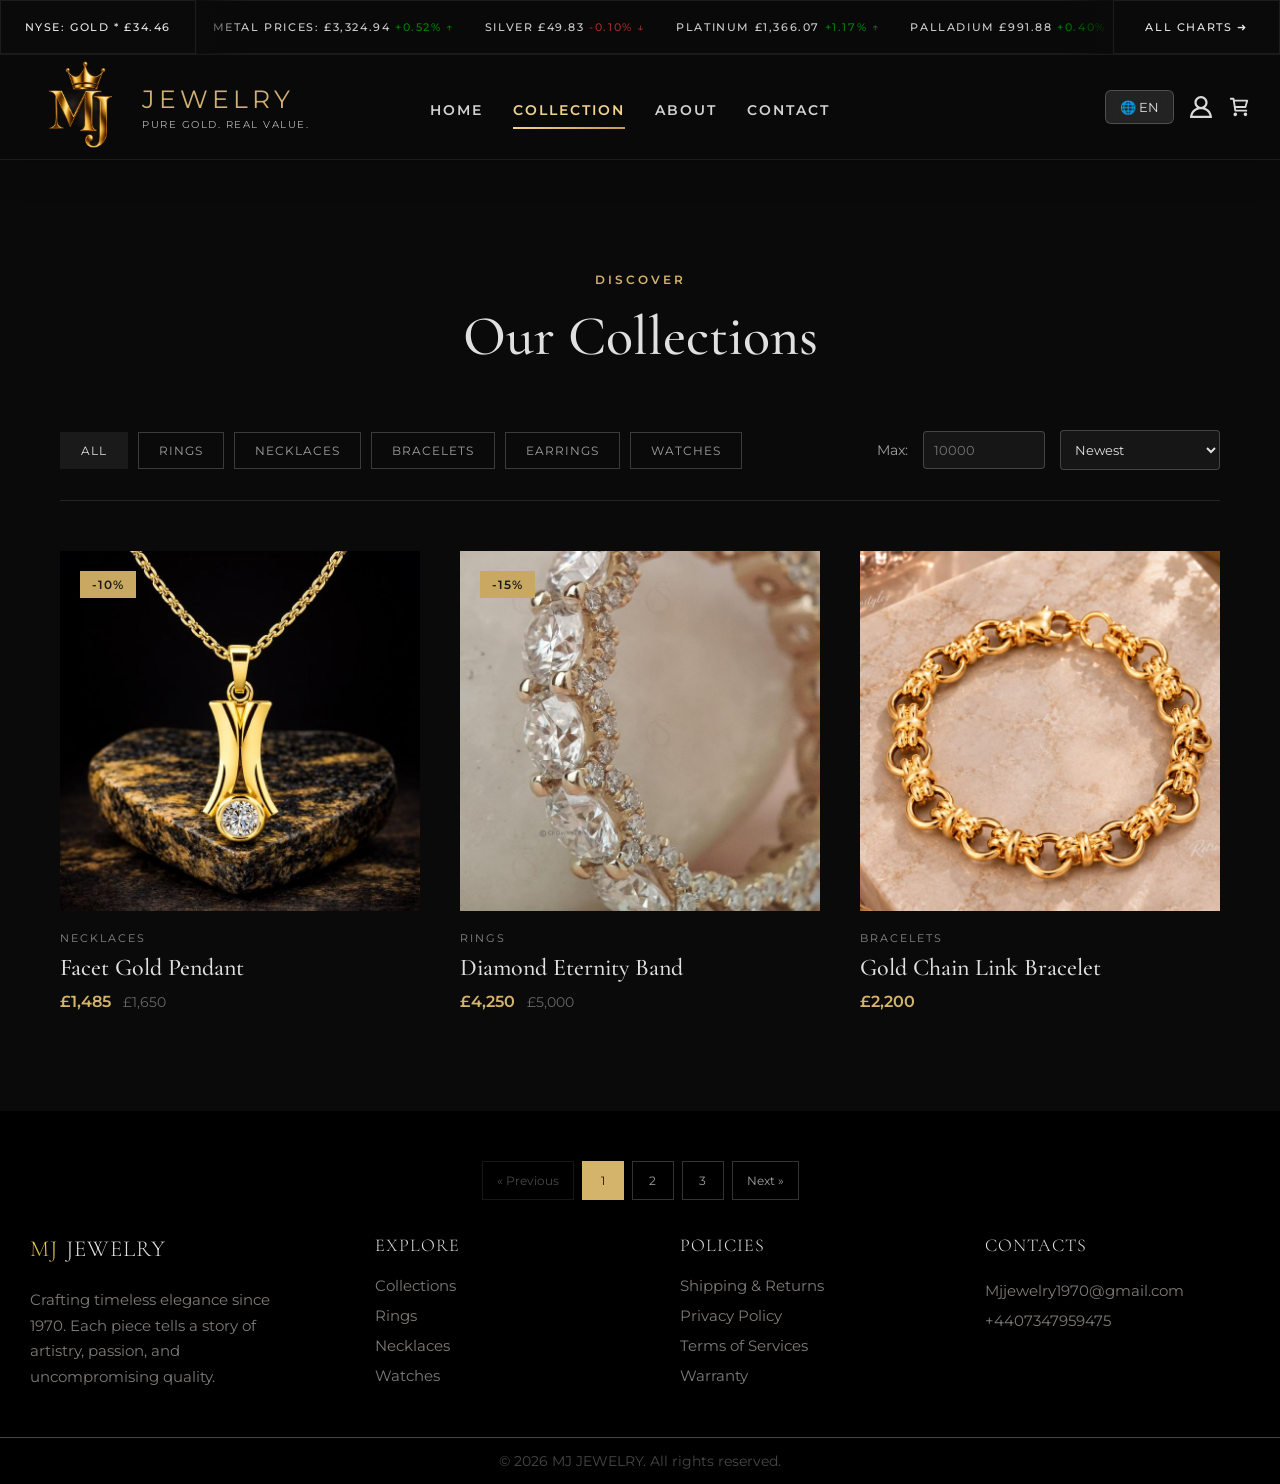
<file: collection.html>
<!DOCTYPE html>
<html lang="en">
<head>
  <meta charset="UTF-8">
  <meta name="viewport" content="width=device-width, initial-scale=1.0">
  <title>Collections | MJ Jewelry</title>

  <!-- CSS -->
  <link rel="stylesheet" href="styles/body.css">
  <link rel="stylesheet" href="styles/header.css">
  <link rel="stylesheet" href="styles/footer.css">
  <link rel="stylesheet" href="styles/collection.css">

  <!-- Fonts -->
  <link rel="preconnect" href="https://fonts.googleapis.com">
  <link rel="preconnect" href="https://fonts.gstatic.com" crossorigin>
  <link href="https://fonts.googleapis.com/css2?family=Cormorant+Garamond:wght@300;400;500;600;700&family=Montserrat:wght@300;400;500;600;700&display=swap" rel="stylesheet">
  <script src="js/collection.js" defer></script>
</head>

<body>
  
  <header>


     <nav>

    <!--gold value-->
    <div class="mineral-value">

      <!--gold price-->
      <div class="gold-value">
        <h4>NYSE: GOLD * £34.46</h4>

      </div>
      
      <!--metal prices-->
      <div class="ticker">

        <div class="metal-prices">
        <H4>METAL PRICES:  £3,324.94 <span style="color: green;">+0.52% &uarr;</span></H4>
        <h4>SILVER £49.83 <span style="color: brown;">-0.10% &darr;</span></h4>
        <h4>PLATINUM £1,366.07 <span style="color:green">+1.17% &uarr;</span></h4>
        <h4>PALLADIUM £991.88 <span style="color: green;">+0.40% &uarr;</span></h4>


        <H4>METAL PRICES:  £3,324.94 <span style="color: green;">+0.52% &uarr;</span></H4>
        <h4>SILVER  £49.83 <span style="color: brown;">-0.10% &darr;</span></h4>
        <h4>PLATINUM £1,366.07 <span style="color:green">+1.17% &uarr;</span></h4>
        <h4>PALLADIUM £991.88 <span style="color: green;">+0.40% &uarr;</span></h4>
      </div>

      </div>
      

      <!--all charts-->
      <div class="all-charts">
       <a href="https://live.euronext.com/en" target="_blank" rel="noopener noreferrer"> <h4>ALL CHARTS  &#10140;</h4></a>
        
        
      </div>


    </div>

    <!--gold value close-->




    <div class="second-navbar">
<!--logo-->
    <div class="logo-section">

      <div>
     <img src="images/icons/IMG_8693.PNG" width="70px">
    </div>

     <div> 
      <h2> JEWELRY</h2>
     <p>PURE GOLD. REAL VALUE.</p>
    </div>

    </div>
    <!--logo close-->

    
   <!--navlinks open-->
    <ul class="nav-menu">
      <li><a href="index.html" class="nav-link">Home</a></li>
      <li><a href="collection.html" class="nav-link active">Collection</a></li>
      <li><a href="about.html" class="nav-link">About</a></li>
      <li><a href="contact.html" class="nav-link">Contact</a></li>
    </ul>
    <!--navlinks close-->


    <!--cart and lang selector-->
    <div class="cart-lang">
        <div class="lang-selector">
  <a href="#" class="lang-btn" aria-label="Select language">🌐 EN</a>
  <ul class="lang-list">
    
    <li><img class="flag" src="images/flags/flag-england-svgrepo-com.svg" alt="english-flag"> 
      English</li>

    <li><img class="flag" src="images/flags/spain-svgrepo-com.svg" alt="spanish-flag"> 
      Español</li>

    <li><img class="flag" src="images/flags/flag-for-flag-france-svgrepo-com.svg" alt="french-flag">
       Français</li>

    <li><img class="flag" src="images/flags/flag-for-flag-germany-svgrepo-com.svg" alt="german-flag">
       Deutsch</li>

    <li><img class="flag" src="images/flags/flag-for-flag-italy-svgrepo-com.svg" alt="italy-flag">
      Italiano</li>

    <li> <img class="flag" src="images/flags/portugal-svgrepo-com.svg" alt="portugal-flag"> 
      Português</li>

    <li><img class="flag" src="images/flags/china-svgrepo-com.svg" alt="china-flag">
       中文</li>

    <li><img class="flag" src="images/flags/japan-svgrepo-com.svg" alt="Japan-flag"> 
      日本語</li>

    <li>
      <img class="flag" src="images/flags/flag-for-flag-saudi-arabia-svgrepo-com.svg" alt="saudi arabia-flag">
       العربية</li>

    <li><img class="flag" src="images/flags/flag-for-flag-russia-svgrepo-com.svg" alt="Russia-flag">
      Русский</li>
  </ul>

</div>


      <a class="icon-link" href="login.html" aria-label="View profile" data-tooltip="View profile">
        <img src="images/icons/profile-1336-svgrepo-com.svg" alt="">
      </a>
      <a class="icon-link" href="cart.html" aria-label="View cart" data-tooltip="View cart">
        <img src="images/icons/cart-shopping-svgrepo-com.svg" alt="">
      </a>
    
    </div>

    </div>
  </nav>
  <!--nav close-->

  </header>






  <main>
    <!-- Paste the entire collections section HTML here -->

    <section class="collections-page">
  <div class="collections-header">
    <p class="eyebrow">DISCOVER</p>
    <h1>Our Collections</h1>
  </div>

  <!-- Filter Bar (Matches your reference image) -->
  <div class="filter-bar">
    <div class="filter-buttons">
      <a href="#" class="filter-btn active">ALL</a>
      <a href="#" class="filter-btn">RINGS</a>
      <a href="#" class="filter-btn">NECKLACES</a>
      <a href="#" class="filter-btn">BRACELETS</a>
      <a href="#" class="filter-btn">EARRINGS</a>
      <a href="#" class="filter-btn">WATCHES</a>
    </div>
    <div class="filter-dropdowns">
      <label for="max-price">Max:</label>
      <input type="number" id="max-price" placeholder="10000">
      <select>
        <option>Newest</option>
        <option>Price: Low to High</option>
        <option>Price: High to Low</option>
      </select>
    </div>
  </div>

  <!-- 3x3 Product Grid -->
  <div class="product-grid">

    <!-- Product 1 -->
    <div id="necklaces" class="product-card">
      <div class="product-image-wrapper">
        <img src="images/collection-products/14K Gold Diamond Pendant Necklace, Modern Curved Gold Pendant, Minimal Solid Gold Fine Jewelry Gift for Her.jfif" alt="Facet Gold Pendant">
        <span class="discount-badge">-10%</span>
        <a href="product-facet-gold-pendant.html" class="view-item-btn">View item</a>
      </div>
      <p class="product-category">NECKLACES</p>
      <h3 class="product-title">Facet Gold Pendant</h3>
      <div class="price-container">
        <span class="current-price">£1,485</span>
        <span class="old-price">£1,650</span>
      </div>
    </div>

    <!-- Product 2 -->
    <div id="rings" class="product-card">
      <div class="product-image-wrapper">
        <img src="images/collection-products/4_50 mm Round Cut Deep U-Set Full Eternity Band, 10K Solid Gold Moissanite Wedding Ring Unique___.jfif" alt="Diamond Eternity Band">
        <span class="discount-badge">-15%</span>
        <a href="product-diamond-eternity-band.html" class="view-item-btn">View item</a>
      </div>
      <p class="product-category">RINGS</p>
      <h3 class="product-title">Diamond Eternity Band</h3>
      <div class="price-container">
        <span class="current-price">£4,250</span>
        <span class="old-price">£5,000</span>
      </div>
    </div>

    <!-- Product 3 -->
    <div class="product-card">
      <div class="product-image-wrapper">
        <img src="images/collection-products/8_ Womens 14k Gold Chain Link Style Bracelet 14 Karat Silver Jewelry New 8 Inch _ Color_ Gold_Silver _ Size_ Os.jfif" alt="Gold Chain Link Bracelet">
        <!-- No discount badge -->
        <a href="product-gold-chain-bracelet.html" class="view-item-btn">View item</a>
      </div>
      <p class="product-category">BRACELETS</p>
      <h3 class="product-title">Gold Chain Link Bracelet</h3>
      <div class="price-container">
        <span class="current-price">£2,200</span>
      </div>
    </div>

    <!-- Product 4 -->
    <div id="watches" class="product-card">
      <div class="product-image-wrapper">
        <img src="images/collection-products/golden pearl earrings.jfif" alt="Pearl Drop Earrings">
        <span class="discount-badge">-20%</span>
        <a href="product-pearl-drop-earrings.html" class="view-item-btn">View item</a>
      </div>
      <p class="product-category">EARRINGS</p>
      <h3 class="product-title">Pearl Drop Earrings</h3>
      <div class="price-container">
        <span class="current-price">£1,120</span>
        <span class="old-price">£1,400</span>
      </div>
    </div>

    <!-- Product 5 -->
    <div class="product-card">
      <div class="product-image-wrapper">
        <img src="images/collection-products/Own Timeless Elegance_ The Ultimate Swiss Luxury Watch_.jfif" alt="Classic Gold Chronograph">
        <span class="discount-badge">-15%</span>
        <a href="product-gold-chronograph.html" class="view-item-btn">View item</a>
      </div>
      <p class="product-category">WATCHES</p>
      <h3 class="product-title">Classic Gold Chronograph</h3>
      <div class="price-container">
        <span class="current-price">£12,750</span>
        <span class="old-price">£15,000</span>
      </div>
    </div>

    <!-- Product 6 -->
    <div class="product-card">
      <div class="product-image-wrapper">
        <img src="images/collection-products/Gold & Diamond Rings design for Women.jfif" alt="Sapphire Halo Ring">
        <a href="product-sapphire-halo-ring.html" class="view-item-btn">View item</a>
      </div>
      <p class="product-category">RINGS</p>
      <h3 class="product-title">Sapphire Halo Ring</h3>
      <div class="price-container">
        <span class="current-price">£3,800</span>
      </div>
    </div>

    <!-- Product 7 -->
    <div class="product-card">
      <div class="product-image-wrapper">
        <img src="images/collection-products/6-7 mm Multi Strand Freshwater Pearl Necklace and Bracelet Set _ 3 Strand Pearl Necklace with Pendant Jewelry Set.jfif" alt="Pearl Strand Necklace">
        <span class="discount-badge">-15%</span>
        <a href="product-pearl-strand-necklace.html" class="view-item-btn">View item</a>
      </div>
      <p class="product-category">NECKLACES</p>
      <h3 class="product-title">Pearl Strand Necklace</h3>
      <div class="price-container">
        <span class="current-price">£2,975</span>
        <span class="old-price">£3,500</span>
      </div>
    </div>

    <!-- Product 8 -->
    <div class="product-card">
      <div class="product-image-wrapper">
        <img src="images/collection-products/✨ Elegance that shines with every movement_.jfif" alt="Diamond Tennis Bracelet">
        <span class="discount-badge">-20%</span>
        <a href="product-diamond-tennis-bracelet.html" class="view-item-btn">View item</a>
      </div>
      <p class="product-category">BRACELETS</p>
      <h3 class="product-title">Diamond Tennis Bracelet</h3>
      <div class="price-container">
        <span class="current-price">£6,400</span>
        <span class="old-price">£8,000</span>
      </div>
    </div>

    <!-- Product 9 -->
    <div class="product-card">
      <div class="product-image-wrapper">
        <img src="images/collection-products/Women's Lab Grown Four Prong Round Diamond Stud Earrings in White Gold 14K 2_50TW.jfif" alt="Diamond Stud Earrings">
        <a href="product-diamond-stud-earrings.html" class="view-item-btn">View item</a>
      </div>
      <p class="product-category">EARRINGS</p>
      <h3 class="product-title">Diamond Stud Earrings</h3>
      <div class="price-container">
        <span class="current-price">£2,850</span>
      </div>
    </div>

  </div>
</section>


<nav class="pagination" aria-label="Product pages"></nav>

  </main>




  <footer>

    <div class="footer-section">

    <div class="first-section">
      <h3> <span>MJ</span> JEWELRY </h3>
      <p>
        Crafting timeless elegance since 1970. Each piece tells a story of artistry, passion, and uncompromising quality.
      </p>
    </div>



    <div>
      <h5>EXPLORE</h5>

      <ul>
        <li><a href="collection.html">Collections</a></li>
        <li><a href="collection.html#rings">Rings</a></li>
        <li><a href="collection.html#necklaces">Necklaces</a></li>
        <li><a href="collection.html#watches">Watches</a></li>
      </ul>
    </div>



    <div>
      <h5>POLICIES</h5>

       <ul>
        <li><a href="contact.html#shipping">Shipping &amp; Returns</a></li>
        <li><a href="contact.html#privacy">Privacy Policy</a></li>
        <li><a href="contact.html#terms">Terms of Services</a></li>
        <li><a href="contact.html#warranty">Warranty</a></li>
      </ul>
    </div>



    <div class="footer-contact">
      <h5>CONTACTS</h5>

      <p> <a href="mailto:mjjewelry1970@gmail.com">
         Mjjewelry1970@gmail.com</a> </p>

      <p>+4407347959475</p>

    </div>


   </div>


   <div class="second-section">
    <p>
      © 2026 MJ JEWELRY. All rights reserved.
    </p>
   </div>

  </footer>


</body>
</html>
</file>
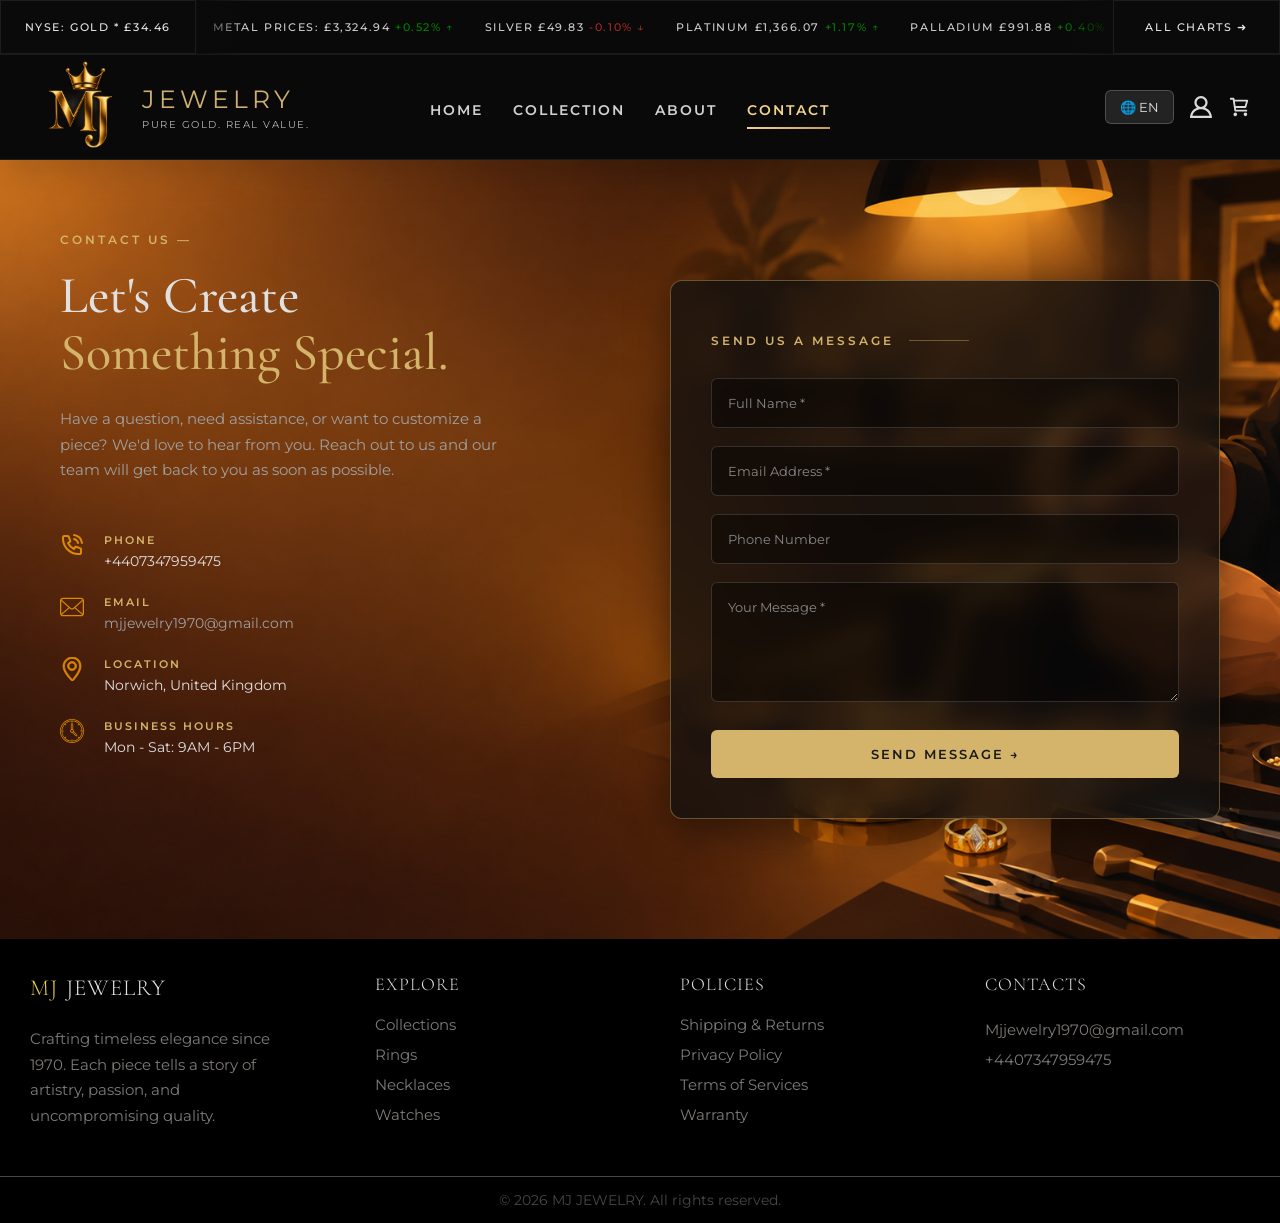
<file: contact.html>
<!DOCTYPE html>
<html lang="en">
<head>
  <meta charset="UTF-8">
  <meta name="viewport" content="width=device-width, initial-scale=1.0">
  <title>Contact Us | MJ Jewelry</title>

  <!-- CSS -->
  <link rel="stylesheet" href="styles/body.css">
  <link rel="stylesheet" href="styles/header.css">
  <link rel="stylesheet" href="styles/contact.css">
  <link rel="stylesheet" href="styles/footer.css">

  <!-- Fonts -->
  <link rel="preconnect" href="https://fonts.googleapis.com">
  <link rel="preconnect" href="https://fonts.gstatic.com" crossorigin>
  <link href="https://fonts.googleapis.com/css2?family=Cormorant+Garamond:wght@300;400;500;600;700&family=Montserrat:wght@300;400;500;600;700&display=swap" rel="stylesheet">
</head>

<body>
  
  <header>


     <nav>

    <!--gold value-->
    <div class="mineral-value">

      <!--gold price-->
      <div class="gold-value">
        <h4>NYSE: GOLD * £34.46</h4>

      </div>
      
      <!--metal prices-->
      <div class="ticker">

        <div class="metal-prices">
        <H4>METAL PRICES:  £3,324.94 <span style="color: green;">+0.52% &uarr;</span></H4>
        <h4>SILVER £49.83 <span style="color: brown;">-0.10% &darr;</span></h4>
        <h4>PLATINUM £1,366.07 <span style="color:green">+1.17% &uarr;</span></h4>
        <h4>PALLADIUM £991.88 <span style="color: green;">+0.40% &uarr;</span></h4>


        <H4>METAL PRICES:  £3,324.94 <span style="color: green;">+0.52% &uarr;</span></H4>
        <h4>SILVER  £49.83 <span style="color: brown;">-0.10% &darr;</span></h4>
        <h4>PLATINUM £1,366.07 <span style="color:green">+1.17% &uarr;</span></h4>
        <h4>PALLADIUM £991.88 <span style="color: green;">+0.40% &uarr;</span></h4>
      </div>

      </div>
      

      <!--all charts-->
      <div class="all-charts">
       <a href="https://live.euronext.com/en" target="_blank" rel="noopener noreferrer"> <h4>ALL CHARTS  &#10140;</h4></a>
        
        
      </div>


    </div>

    <!--gold value close-->




    <div class="second-navbar">
<!--logo-->
    <div class="logo-section">

      <div>
     <img src="images/icons/IMG_8693.PNG" width="70px">
    </div>

     <div> 
      <h2> JEWELRY</h2>
     <p>PURE GOLD. REAL VALUE.</p>
    </div>

    </div>
    <!--logo close-->

    
   <!--navlinks open-->
    <ul class="nav-menu">
      <li><a href="index.html" class="nav-link">Home</a></li>
      <li><a href="collection.html" class="nav-link">Collection</a></li>
      <li><a href="about.html" class="nav-link">About</a></li>
      <li><a href="contact.html" class="nav-link active">Contact</a></li>
    </ul>
    <!--navlinks close-->


    <!--cart and lang selector-->
    <div class="cart-lang">
        <div class="lang-selector">
  <a href="#" class="lang-btn" aria-label="Select language">🌐 EN</a>
  <ul class="lang-list">
    
    <li><img class="flag" src="images/flags/flag-england-svgrepo-com.svg" alt="english-flag"> 
      English</li>

    <li><img class="flag" src="images/flags/spain-svgrepo-com.svg" alt="spanish-flag"> 
      Español</li>

    <li><img class="flag" src="images/flags/flag-for-flag-france-svgrepo-com.svg" alt="french-flag">
       Français</li>

    <li><img class="flag" src="images/flags/flag-for-flag-germany-svgrepo-com.svg" alt="german-flag">
       Deutsch</li>

    <li><img class="flag" src="images/flags/flag-for-flag-italy-svgrepo-com.svg" alt="italy-flag">
      Italiano</li>

    <li> <img class="flag" src="images/flags/portugal-svgrepo-com.svg" alt="portugal-flag"> 
      Português</li>

    <li><img class="flag" src="images/flags/china-svgrepo-com.svg" alt="china-flag">
       中文</li>

    <li><img class="flag" src="images/flags/japan-svgrepo-com.svg" alt="Japan-flag"> 
      日本語</li>

    <li>
      <img class="flag" src="images/flags/flag-for-flag-saudi-arabia-svgrepo-com.svg" alt="saudi arabia-flag">
       العربية</li>

    <li><img class="flag" src="images/flags/flag-for-flag-russia-svgrepo-com.svg" alt="Russia-flag">
      Русский</li>
  </ul>

</div>


      <a class="icon-link" href="login.html" aria-label="View profile" data-tooltip="View profile">
        <img src="images/icons/profile-1336-svgrepo-com.svg" alt="">
      </a>
      <a class="icon-link" href="cart.html" aria-label="View cart" data-tooltip="View cart">
        <img src="images/icons/cart-shopping-svgrepo-com.svg" alt="">
      </a>
    
    </div>

    </div>
  </nav>
  <!--nav close-->


  </header>










  <main>
    <!-- Contact sections will go here -->

    <section id="contact-section" class="contact-section">
  <span id="shipping" class="footer-anchor" aria-hidden="true"></span>
  <span id="privacy" class="footer-anchor" aria-hidden="true"></span>
  <span id="terms" class="footer-anchor" aria-hidden="true"></span>
  <span id="warranty" class="footer-anchor" aria-hidden="true"></span>
  <div class="contact-container">
    
    <!-- LEFT COLUMN: Contact Info -->
    <div class="contact-info">
      <p class="eyebrow">CONTACT US —</p>
      <h2>Let's Create <br><span class="gold-text">Something Special.</span></h2>
      <p class="contact-desc">
        Have a question, need assistance, or want to customize a piece? 
        We'd love to hear from you. Reach out to us and our team will 
        get back to you as soon as possible.
      </p>

      <div class="contact-details">
        
        <!-- Phone -->
        <div class="contact-item">
          <img src="images/contact-icon/phone-call-svgrepo-com.svg" alt="Phone Icon">
          <div class="info-text">
            <h4>PHONE</h4>
            <p>+4407347959475</p>
          </div>
        </div>

        <!-- Email -->
        <div class="contact-item">
          <img src="images/contact-icon/email-9-svgrepo-com.svg" alt="Email Icon">
          <div class="info-text">
            <h4>EMAIL</h4>
            <p><a href="mailto:mjjewelry1970@gmail.com">mjjewelry1970@gmail.com</a></p>
          </div>
        </div>

        <!-- Location -->
        <div class="contact-item">
          <img src="images/contact-icon/location-pin-svgrepo-com.svg" alt="Location Icon">
          <div class="info-text">
            <h4>LOCATION</h4>
            <p>Norwich, United Kingdom</p>
          </div>
        </div>

        <!-- Business Hours -->
        <div class="contact-item">
          <img src="images/contact-icon/clock-svgrepo-com.svg" alt="Clock Icon">
          <div class="info-text">
            <h4>BUSINESS HOURS</h4>
            <p>Mon - Sat: 9AM - 6PM</p>
          </div>
        </div>

      </div>
    </div>



    <!-- RIGHT COLUMN: Contact Form -->
    <div class="contact-form-container">
      <div class="form-card">
        <p class="form-header">SEND US A MESSAGE <span class="header-line"></span></p>
        
        <form action="mailto:mjjewelry1970@gmail.com" method="post" enctype="text/plain">
          <input type="text" name="name" placeholder="Full Name *" autocomplete="name" required>
          <input type="email" name="email" placeholder="Email Address *" autocomplete="email" required>
          <input type="tel" name="phone" placeholder="Phone Number" autocomplete="tel">
          <textarea name="message" placeholder="Your Message *" rows="5" required></textarea>
          
          <button type="submit" class="send-btn">SEND MESSAGE &rarr;</button>
        </form>
      </div>
    </div>

  </div>
</section>



  </main>







  <footer>



     <div class="footer-section">

    <div class="first-section">
      <h3> <span>MJ</span> JEWELRY </h3>
      <p>
        Crafting timeless elegance since 1970. Each piece tells a story of artistry, passion, and uncompromising quality.
      </p>
    </div>



    <div>
      <h5>EXPLORE</h5>

      <ul>
        <li><a href="collection.html">Collections</a></li>
        <li><a href="collection.html#rings">Rings</a></li>
        <li><a href="collection.html#necklaces">Necklaces</a></li>
        <li><a href="collection.html#watches">Watches</a></li>
      </ul>
    </div>



    <div>
      <h5>POLICIES</h5>

       <ul>
        <li><a href="contact.html#shipping">Shipping &amp; Returns</a></li>
        <li><a href="contact.html#privacy">Privacy Policy</a></li>
        <li><a href="contact.html#terms">Terms of Services</a></li>
        <li><a href="contact.html#warranty">Warranty</a></li>
      </ul>
    </div>



    <div class="footer-contact">
      <h5>CONTACTS</h5>

      <p> <a href="mailto:mjjewelry1970@gmail.com">
         Mjjewelry1970@gmail.com</a> </p>

      <p>+4407347959475</p>

    </div>


   </div>


   <div class="second-section">
    <p>
      © 2026 MJ JEWELRY. All rights reserved.
    </p>
   </div>


  </footer>


</body>
</html>
</file>
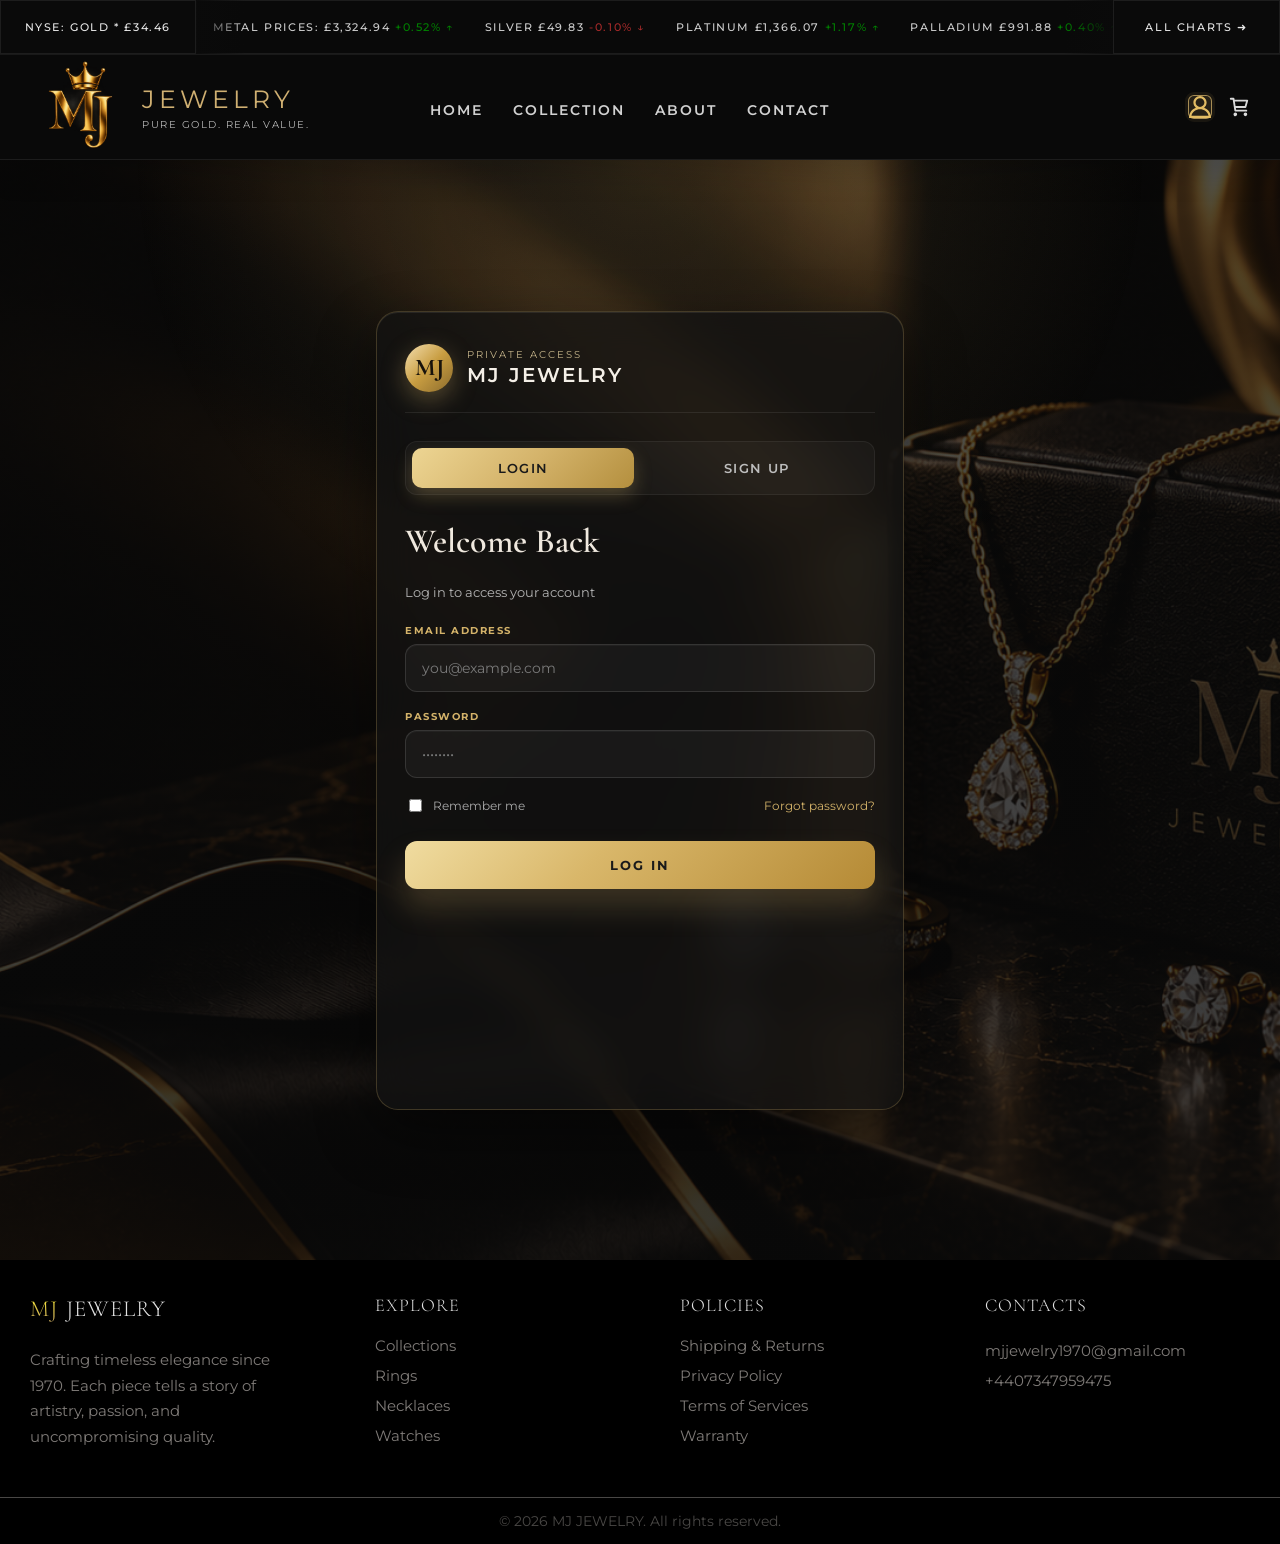
<file: login.html>
<!DOCTYPE html>
<html lang="en">
<head>
  <meta charset="UTF-8">
  <meta name="viewport" content="width=device-width, initial-scale=1.0">
  <title>Login / Register | MJ Jewelry</title>

  <!-- CSS -->
  <link rel="stylesheet" href="styles/body.css">
  <link rel="stylesheet" href="styles/header.css">
  <link rel="stylesheet" href="styles/auth.css">
  <link rel="stylesheet" href="styles/footer.css">

  <!-- Fonts -->
  <link rel="preconnect" href="https://fonts.googleapis.com">
  <link rel="preconnect" href="https://fonts.gstatic.com" crossorigin>
  <link href="https://fonts.googleapis.com/css2?family=Cormorant+Garamond:wght@300;400;500;600;700&family=Montserrat:wght@300;400;500;600;700&display=swap" rel="stylesheet">
</head>

<body>
  
  <header>
    <nav>
      <div class="mineral-value">
        <div class="gold-value"><h4>NYSE: GOLD * £34.46</h4></div>
        <div class="ticker"><div class="metal-prices"><h4>METAL PRICES: £3,324.94 <span style="color: green;">+0.52% &uarr;</span></h4><h4>SILVER £49.83 <span style="color: brown;">-0.10% &darr;</span></h4><h4>PLATINUM £1,366.07 <span style="color:green">+1.17% &uarr;</span></h4><h4>PALLADIUM £991.88 <span style="color: green;">+0.40% &uarr;</span></h4></div></div>
        <div class="all-charts"><a href="https://live.euronext.com/en" target="_blank" rel="noopener noreferrer"><h4>ALL CHARTS &#10140;</h4></a></div>
      </div>
      <div class="second-navbar">
        <div class="logo-section"><div><img src="images/icons/IMG_8693.PNG" width="70" alt="MJ Jewelry logo"></div><div><h2>JEWELRY</h2><p>PURE GOLD. REAL VALUE.</p></div></div>
        <ul class="nav-menu"><li><a href="index.html" class="nav-link">Home</a></li><li><a href="collection.html" class="nav-link">Collection</a></li><li><a href="about.html" class="nav-link">About</a></li><li><a href="contact.html" class="nav-link">Contact</a></li></ul>
        <div class="cart-lang"><a class="icon-link active" href="login.html" aria-label="View profile" data-tooltip="View profile"><img src="images/icons/profile-1336-svgrepo-com.svg" alt=""></a><a class="icon-link" href="cart.html" aria-label="View cart" data-tooltip="View cart"><img src="images/icons/cart-shopping-svgrepo-com.svg" alt=""></a></div>
      </div>
    </nav>
  </header>

  <main>
    <section class="auth-section">
      <div class="auth-card">
        <div class="auth-brand">
          <div class="brand-mark">MJ</div>
          <div class="brand-copy">
            <span class="brand-kicker">Private Access</span>
            <strong>MJ JEWELRY</strong>
          </div>
        </div>
        
        <!-- Tabs to toggle between Login and Register -->
        <div class="auth-tabs">
          <a href="#login" class="tab-btn active" id="login-tab">Login</a>
          <a href="#register" class="tab-btn" id="register-tab">Sign Up</a>
        </div>

        <div class="auth-forms">
          <!-- LOGIN FORM -->
          <form class="auth-form" id="login-form">
            <h2>Welcome Back</h2>
            <p class="form-subtitle">Log in to access your account</p>

            <div class="input-group">
              <label for="login-email">Email Address</label>
              <input type="email" id="login-email" name="email" placeholder="you@example.com" required>
            </div>

            <div class="input-group">
              <label for="login-password">Password</label>
              <input type="password" id="login-password" name="password" placeholder="••••••••" required>
            </div>

            <div class="form-options">
              <label class="remember-me">
                <input type="checkbox"> Remember me
              </label>
              <a href="contact.html#contact-section" class="forgot-link">Forgot password?</a>
            </div>

            <button type="submit" class="auth-submit-btn">LOG IN</button>
          </form>

          <!-- REGISTER FORM (Hidden by default) -->
          <form class="auth-form hidden" id="register-form">
            <h2>Create Account</h2>
            <p class="form-subtitle">Join us to start your collection</p>

            <div class="input-group">
              <label for="register-name">Full Name</label>
              <input type="text" id="register-name" name="name" placeholder="John Doe" required>
            </div>

            <div class="input-group">
              <label for="register-email">Email Address</label>
              <input type="email" id="register-email" name="email" placeholder="you@example.com" required>
            </div>

            <div class="input-group">
              <label for="register-password">Password</label>
              <input type="password" id="register-password" name="password" placeholder="Create a password" required>
            </div>

            <div class="input-group">
              <label for="register-confirm">Confirm Password</label>
              <input type="password" id="register-confirm" name="confirm-password" placeholder="Confirm your password" required>
            </div>

            <button type="submit" class="auth-submit-btn">SIGN UP</button>
          </form>
        </div>

      </div>
    </section>
  </main>

  <footer>
    <div class="footer-section">
      <div class="first-section"><h3><span>MJ</span> JEWELRY</h3><p>Crafting timeless elegance since 1970. Each piece tells a story of artistry, passion, and uncompromising quality.</p></div>
      <div><h5>EXPLORE</h5><ul><li><a href="collection.html">Collections</a></li><li><a href="collection.html#rings">Rings</a></li><li><a href="collection.html#necklaces">Necklaces</a></li><li><a href="collection.html#watches">Watches</a></li></ul></div>
      <div><h5>POLICIES</h5><ul><li><a href="contact.html#shipping">Shipping &amp; Returns</a></li><li><a href="contact.html#privacy">Privacy Policy</a></li><li><a href="contact.html#terms">Terms of Services</a></li><li><a href="contact.html#warranty">Warranty</a></li></ul></div>
      <div class="footer-contact"><h5>CONTACTS</h5><p><a href="mailto:mjjewelry1970@gmail.com">mjjewelry1970@gmail.com</a></p><p>+4407347959475</p></div>
    </div>
    <div class="second-section"><p>© 2026 MJ JEWELRY. All rights reserved.</p></div>
  </footer>

  <script src="js/auth.js"></script>

</body>
</html>
</file>
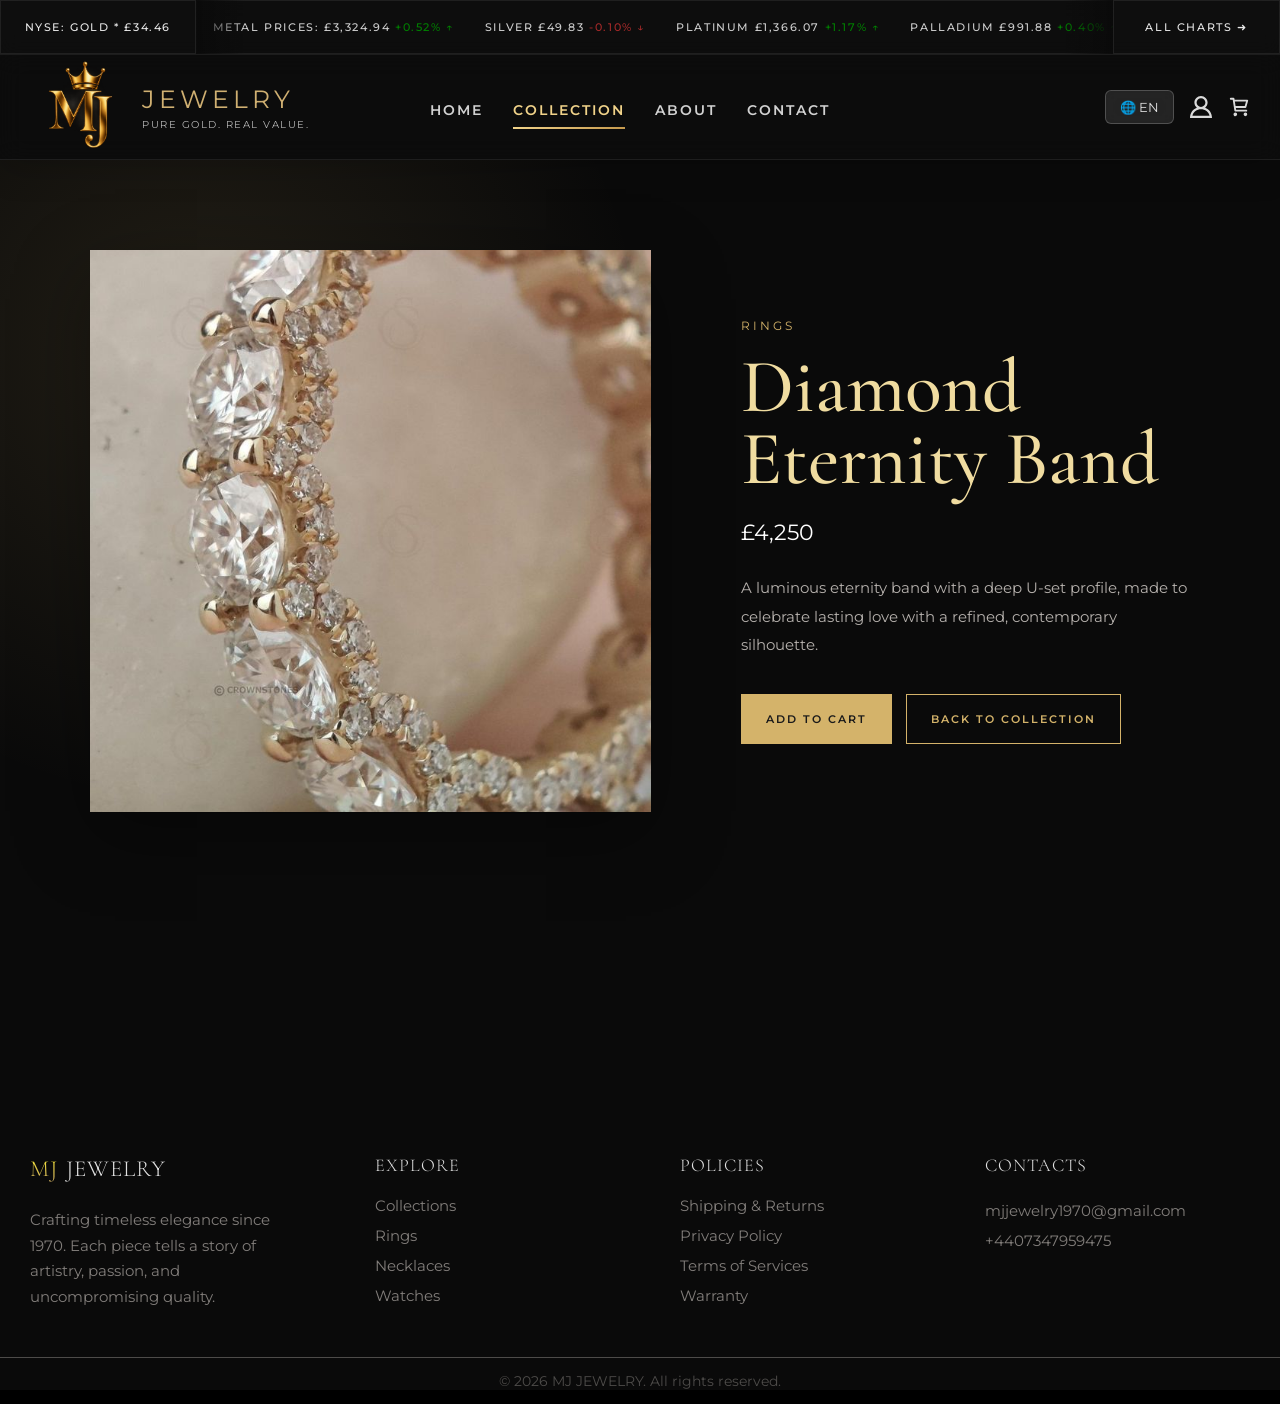
<file: product-diamond-eternity-band.html>
<!DOCTYPE html>
<html lang="en"><head><meta charset="UTF-8"><meta name="viewport" content="width=device-width, initial-scale=1.0"><title>Diamond Eternity Band | MJ Jewelry</title><link rel="stylesheet" href="styles/body.css"><link rel="stylesheet" href="styles/header.css"><link rel="stylesheet" href="styles/main.css"><link rel="stylesheet" href="styles/product-detail.css"><link rel="stylesheet" href="styles/footer.css"><link rel="preconnect" href="https://fonts.googleapis.com"><link rel="preconnect" href="https://fonts.gstatic.com" crossorigin><link href="https://fonts.googleapis.com/css2?family=Playfair+Display:wght@400;500;700&family=Cormorant+Garamond:wght@300;400;500;600;700&family=Montserrat:wght@300;400;500;600;700&display=swap" rel="stylesheet"></head>
<body><header><nav><div class="mineral-value"><div class="gold-value"><h4>NYSE: GOLD * £34.46</h4></div><div class="ticker"><div class="metal-prices"><h4>METAL PRICES: £3,324.94 <span style="color: green;">+0.52% &uarr;</span></h4><h4>SILVER £49.83 <span style="color: brown;">-0.10% &darr;</span></h4><h4>PLATINUM £1,366.07 <span style="color:green">+1.17% &uarr;</span></h4><h4>PALLADIUM £991.88 <span style="color: green;">+0.40% &uarr;</span></h4></div></div><div class="all-charts"><a href="https://live.euronext.com/en" target="_blank" rel="noopener noreferrer"><h4>ALL CHARTS &#10140;</h4></a></div></div><div class="second-navbar"><div class="logo-section"><div><img src="images/icons/IMG_8693.PNG" width="70px"></div><div><h2>JEWELRY</h2><p>PURE GOLD. REAL VALUE.</p></div></div><ul class="nav-menu"><li><a href="index.html" class="nav-link">Home</a></li><li><a href="collection.html" class="nav-link active">Collection</a></li><li><a href="about.html" class="nav-link">About</a></li><li><a href="contact.html" class="nav-link">Contact</a></li></ul><div class="cart-lang"><div class="lang-selector"><a href="#" class="lang-btn" aria-label="Select language">🌐 EN</a><ul class="lang-list"><li>English</li><li>Español</li><li>Français</li><li>Deutsch</li><li>Italiano</li><li>Português</li><li>中文</li><li>日本語</li><li>العربية</li><li>Русский</li></ul></div><a class="icon-link" href="login.html" aria-label="View profile" data-tooltip="View profile"><img src="images/icons/profile-1336-svgrepo-com.svg" alt=""></a><a class="icon-link" href="cart.html" aria-label="View cart" data-tooltip="View cart"><img src="images/icons/cart-shopping-svgrepo-com.svg" alt=""></a></div></div></nav></header>
<main class="product-detail-page"><section class="product-detail"><img class="product-detail-image" src="images/collection-products/4_50 mm Round Cut Deep U-Set Full Eternity Band, 10K Solid Gold Moissanite Wedding Ring Unique___.jfif" alt="Diamond Eternity Band"><div class="product-detail-copy"><p class="product-detail-category">RINGS</p><h1>Diamond Eternity Band</h1><p class="product-detail-price">£4,250</p><p class="product-detail-description">A luminous eternity band with a deep U-set profile, made to celebrate lasting love with a refined, contemporary silhouette.</p><div class="product-detail-actions"><a class="product-detail-button" href="cart.html">Add to cart</a><a class="product-detail-back" href="collection.html">Back to collection</a></div></div></section></main>
<footer><div class="footer-section"><div class="first-section"><h3><span>MJ</span> JEWELRY</h3><p>Crafting timeless elegance since 1970. Each piece tells a story of artistry, passion, and uncompromising quality.</p></div><div><h5>EXPLORE</h5><ul><li><a href="collection.html">Collections</a></li><li><a href="collection.html#rings">Rings</a></li><li><a href="collection.html#necklaces">Necklaces</a></li><li><a href="collection.html#watches">Watches</a></li></ul></div><div><h5>POLICIES</h5><ul><li><a href="contact.html#shipping">Shipping &amp; Returns</a></li><li><a href="contact.html#privacy">Privacy Policy</a></li><li><a href="contact.html#terms">Terms of Services</a></li><li><a href="contact.html#warranty">Warranty</a></li></ul></div><div class="footer-contact"><h5>CONTACTS</h5><p><a href="mailto:mjjewelry1970@gmail.com">mjjewelry1970@gmail.com</a></p><p>+4407347959475</p></div></div><div class="second-section"><p>© 2026 MJ JEWELRY. All rights reserved.</p></div></footer></body></html>
</file>
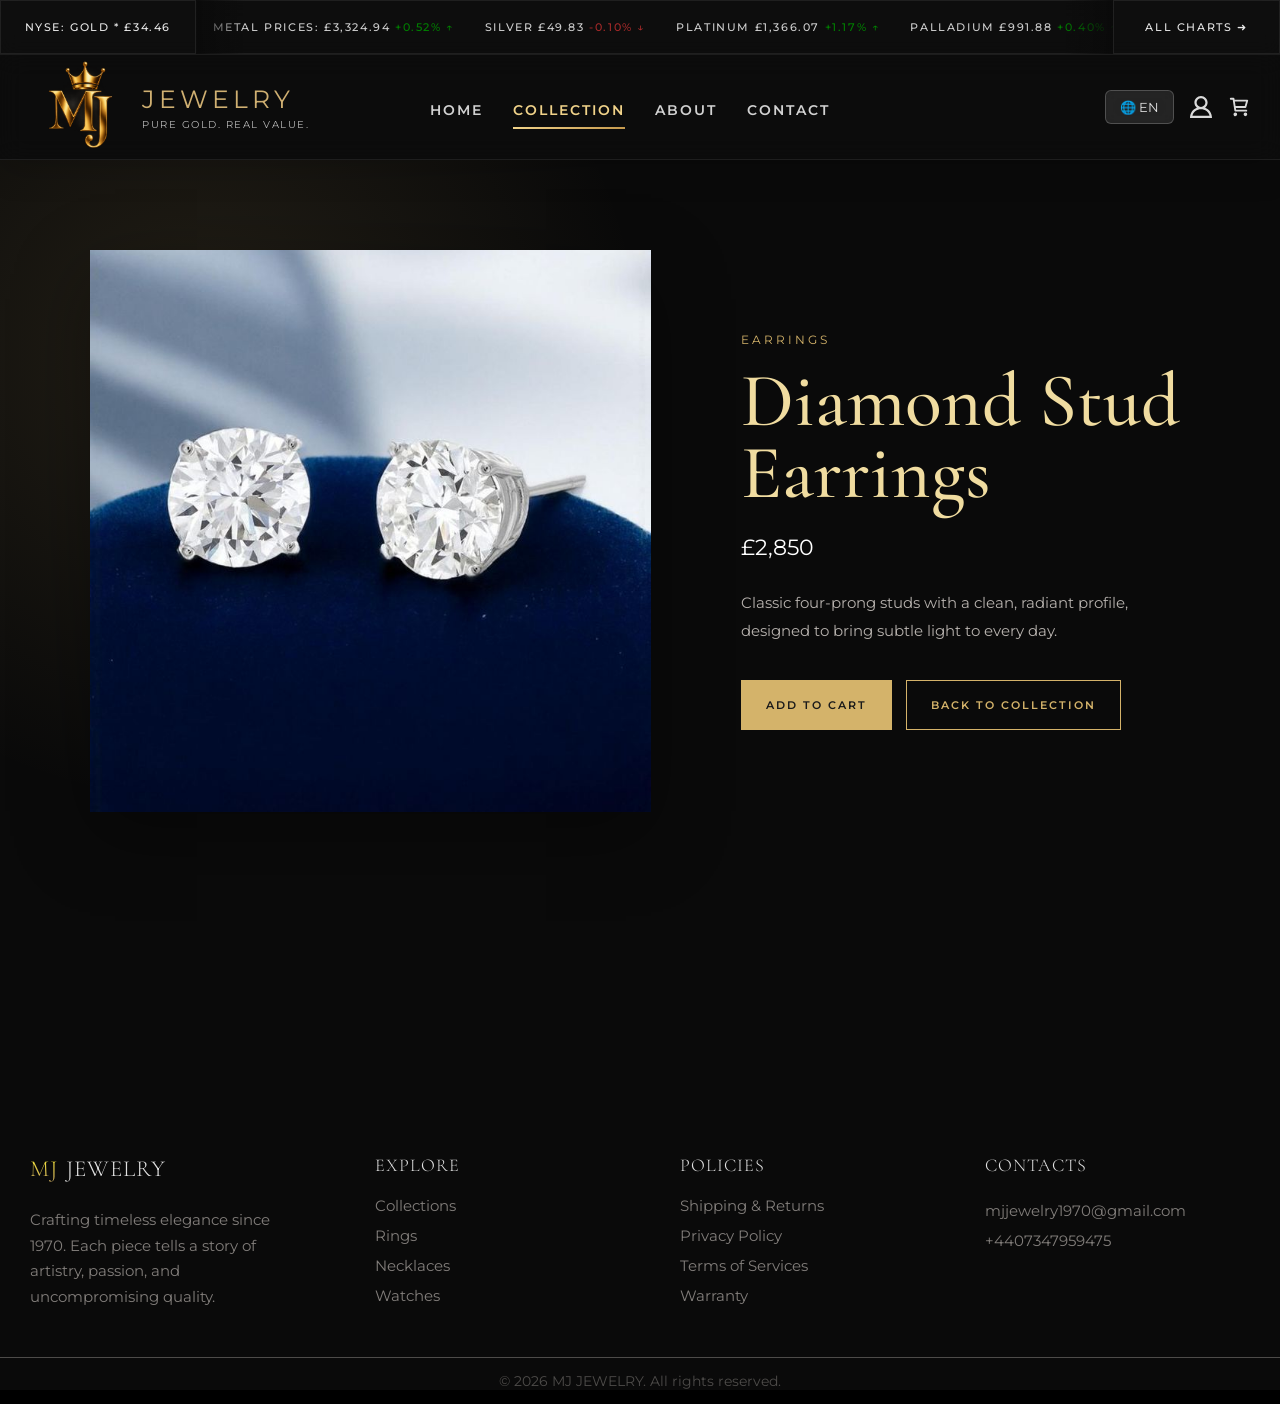
<file: product-diamond-stud-earrings.html>
<!DOCTYPE html>
<html lang="en"><head><meta charset="UTF-8"><meta name="viewport" content="width=device-width, initial-scale=1.0"><title>Diamond Stud Earrings | MJ Jewelry</title><link rel="stylesheet" href="styles/body.css"><link rel="stylesheet" href="styles/header.css"><link rel="stylesheet" href="styles/main.css"><link rel="stylesheet" href="styles/product-detail.css"><link rel="stylesheet" href="styles/footer.css"><link rel="preconnect" href="https://fonts.googleapis.com"><link rel="preconnect" href="https://fonts.gstatic.com" crossorigin><link href="https://fonts.googleapis.com/css2?family=Playfair+Display:wght@400;500;700&family=Cormorant+Garamond:wght@300;400;500;600;700&family=Montserrat:wght@300;400;500;600;700&display=swap" rel="stylesheet"></head>
<body><header><nav><div class="mineral-value"><div class="gold-value"><h4>NYSE: GOLD * £34.46</h4></div><div class="ticker"><div class="metal-prices"><h4>METAL PRICES: £3,324.94 <span style="color: green;">+0.52% &uarr;</span></h4><h4>SILVER £49.83 <span style="color: brown;">-0.10% &darr;</span></h4><h4>PLATINUM £1,366.07 <span style="color:green">+1.17% &uarr;</span></h4><h4>PALLADIUM £991.88 <span style="color: green;">+0.40% &uarr;</span></h4></div></div><div class="all-charts"><a href="https://live.euronext.com/en" target="_blank" rel="noopener noreferrer"><h4>ALL CHARTS &#10140;</h4></a></div></div><div class="second-navbar"><div class="logo-section"><div><img src="images/icons/IMG_8693.PNG" width="70px"></div><div><h2>JEWELRY</h2><p>PURE GOLD. REAL VALUE.</p></div></div><ul class="nav-menu"><li><a href="index.html" class="nav-link">Home</a></li><li><a href="collection.html" class="nav-link active">Collection</a></li><li><a href="about.html" class="nav-link">About</a></li><li><a href="contact.html" class="nav-link">Contact</a></li></ul><div class="cart-lang"><div class="lang-selector"><a href="#" class="lang-btn" aria-label="Select language">🌐 EN</a><ul class="lang-list"><li>English</li><li>Español</li><li>Français</li><li>Deutsch</li><li>Italiano</li><li>Português</li><li>中文</li><li>日本語</li><li>العربية</li><li>Русский</li></ul></div><a class="icon-link" href="login.html" aria-label="View profile" data-tooltip="View profile"><img src="images/icons/profile-1336-svgrepo-com.svg" alt=""></a><a class="icon-link" href="cart.html" aria-label="View cart" data-tooltip="View cart"><img src="images/icons/cart-shopping-svgrepo-com.svg" alt=""></a></div></div></nav></header>
<main class="product-detail-page"><section class="product-detail"><img class="product-detail-image" src="images/collection-products/Women's Lab Grown Four Prong Round Diamond Stud Earrings in White Gold 14K 2_50TW.jfif" alt="Diamond Stud Earrings"><div class="product-detail-copy"><p class="product-detail-category">EARRINGS</p><h1>Diamond Stud Earrings</h1><p class="product-detail-price">£2,850</p><p class="product-detail-description">Classic four-prong studs with a clean, radiant profile, designed to bring subtle light to every day.</p><div class="product-detail-actions"><a class="product-detail-button" href="cart.html">Add to cart</a><a class="product-detail-back" href="collection.html">Back to collection</a></div></div></section></main>
<footer><div class="footer-section"><div class="first-section"><h3><span>MJ</span> JEWELRY</h3><p>Crafting timeless elegance since 1970. Each piece tells a story of artistry, passion, and uncompromising quality.</p></div><div><h5>EXPLORE</h5><ul><li><a href="collection.html">Collections</a></li><li><a href="collection.html#rings">Rings</a></li><li><a href="collection.html#necklaces">Necklaces</a></li><li><a href="collection.html#watches">Watches</a></li></ul></div><div><h5>POLICIES</h5><ul><li><a href="contact.html#shipping">Shipping &amp; Returns</a></li><li><a href="contact.html#privacy">Privacy Policy</a></li><li><a href="contact.html#terms">Terms of Services</a></li><li><a href="contact.html#warranty">Warranty</a></li></ul></div><div class="footer-contact"><h5>CONTACTS</h5><p><a href="mailto:mjjewelry1970@gmail.com">mjjewelry1970@gmail.com</a></p><p>+4407347959475</p></div></div><div class="second-section"><p>© 2026 MJ JEWELRY. All rights reserved.</p></div></footer></body></html>
</file>
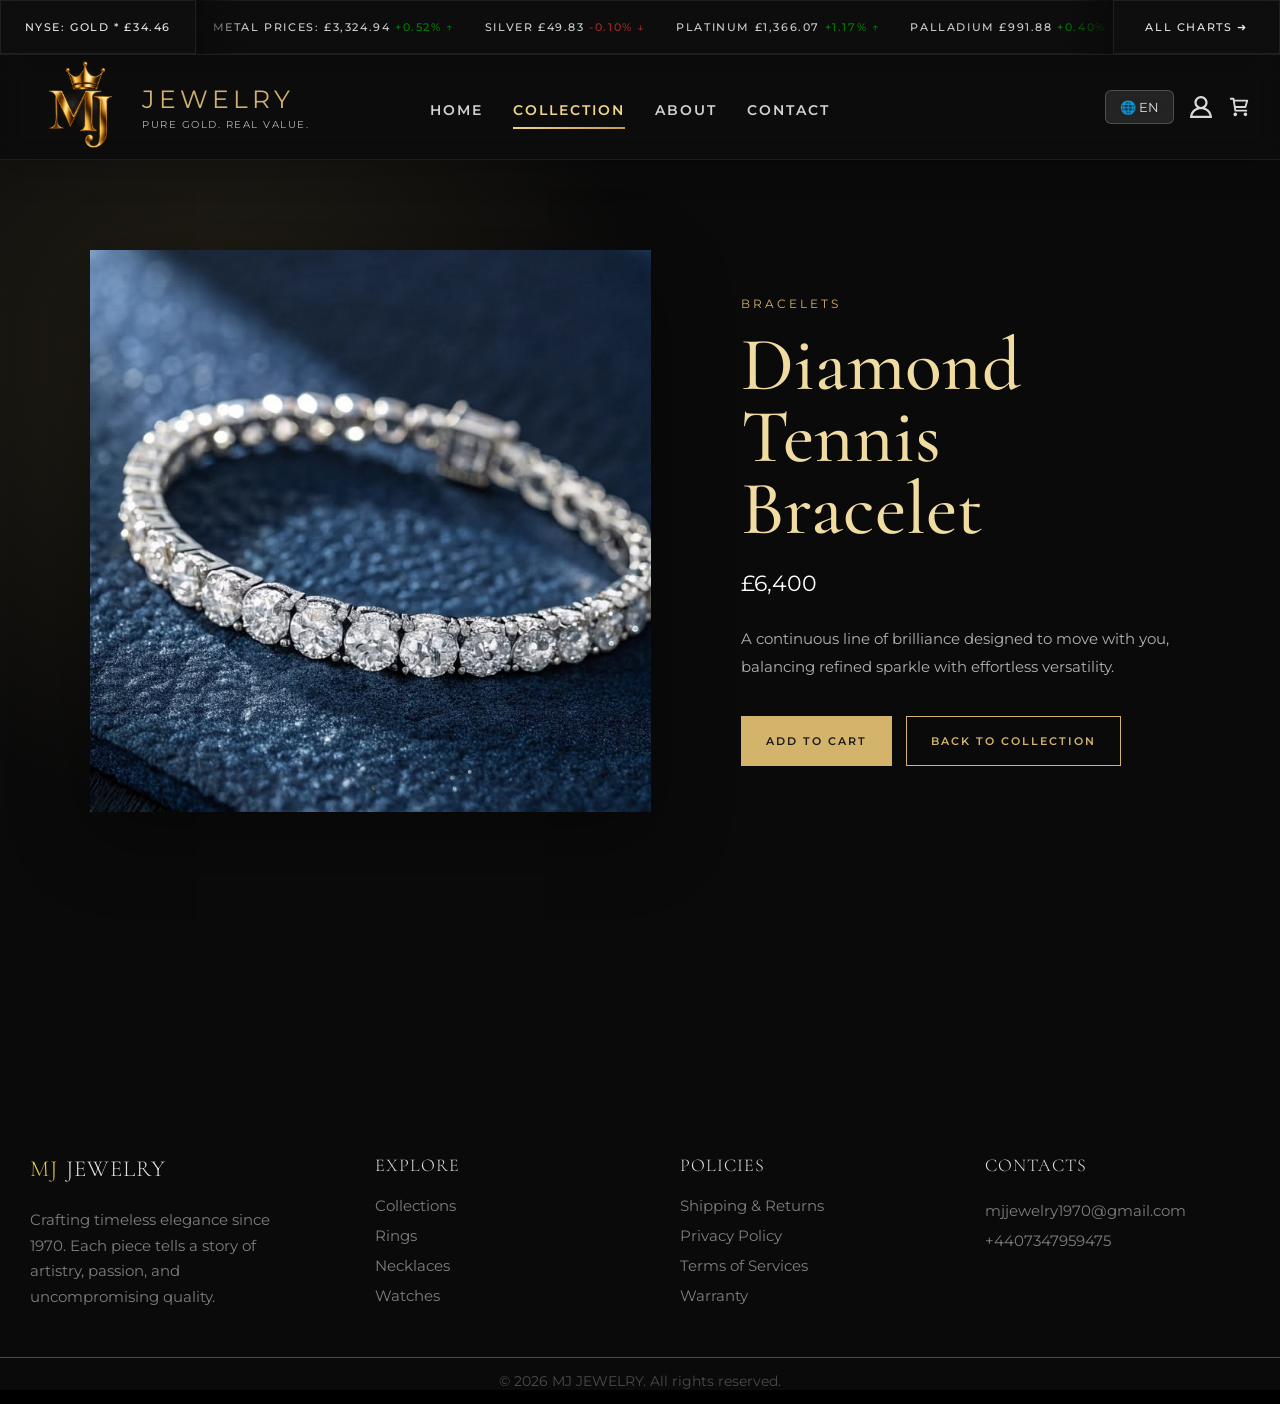
<file: product-diamond-tennis-bracelet.html>
<!DOCTYPE html>
<html lang="en"><head><meta charset="UTF-8"><meta name="viewport" content="width=device-width, initial-scale=1.0"><title>Diamond Tennis Bracelet | MJ Jewelry</title><link rel="stylesheet" href="styles/body.css"><link rel="stylesheet" href="styles/header.css"><link rel="stylesheet" href="styles/main.css"><link rel="stylesheet" href="styles/product-detail.css"><link rel="stylesheet" href="styles/footer.css"><link rel="preconnect" href="https://fonts.googleapis.com"><link rel="preconnect" href="https://fonts.gstatic.com" crossorigin><link href="https://fonts.googleapis.com/css2?family=Playfair+Display:wght@400;500;700&family=Cormorant+Garamond:wght@300;400;500;600;700&family=Montserrat:wght@300;400;500;600;700&display=swap" rel="stylesheet"></head>
<body><header><nav><div class="mineral-value"><div class="gold-value"><h4>NYSE: GOLD * £34.46</h4></div><div class="ticker"><div class="metal-prices"><h4>METAL PRICES: £3,324.94 <span style="color: green;">+0.52% &uarr;</span></h4><h4>SILVER £49.83 <span style="color: brown;">-0.10% &darr;</span></h4><h4>PLATINUM £1,366.07 <span style="color:green">+1.17% &uarr;</span></h4><h4>PALLADIUM £991.88 <span style="color: green;">+0.40% &uarr;</span></h4></div></div><div class="all-charts"><a href="https://live.euronext.com/en" target="_blank" rel="noopener noreferrer"><h4>ALL CHARTS &#10140;</h4></a></div></div><div class="second-navbar"><div class="logo-section"><div><img src="images/icons/IMG_8693.PNG" width="70px"></div><div><h2>JEWELRY</h2><p>PURE GOLD. REAL VALUE.</p></div></div><ul class="nav-menu"><li><a href="index.html" class="nav-link">Home</a></li><li><a href="collection.html" class="nav-link active">Collection</a></li><li><a href="about.html" class="nav-link">About</a></li><li><a href="contact.html" class="nav-link">Contact</a></li></ul><div class="cart-lang"><div class="lang-selector"><a href="#" class="lang-btn" aria-label="Select language">🌐 EN</a><ul class="lang-list"><li>English</li><li>Español</li><li>Français</li><li>Deutsch</li><li>Italiano</li><li>Português</li><li>中文</li><li>日本語</li><li>العربية</li><li>Русский</li></ul></div><a class="icon-link" href="login.html" aria-label="View profile" data-tooltip="View profile"><img src="images/icons/profile-1336-svgrepo-com.svg" alt=""></a><a class="icon-link" href="cart.html" aria-label="View cart" data-tooltip="View cart"><img src="images/icons/cart-shopping-svgrepo-com.svg" alt=""></a></div></div></nav></header>
<main class="product-detail-page"><section class="product-detail"><img class="product-detail-image" src="images/collection-products/✨ Elegance that shines with every movement_.jfif" alt="Diamond Tennis Bracelet"><div class="product-detail-copy"><p class="product-detail-category">BRACELETS</p><h1>Diamond Tennis Bracelet</h1><p class="product-detail-price">£6,400</p><p class="product-detail-description">A continuous line of brilliance designed to move with you, balancing refined sparkle with effortless versatility.</p><div class="product-detail-actions"><a class="product-detail-button" href="cart.html">Add to cart</a><a class="product-detail-back" href="collection.html">Back to collection</a></div></div></section></main>
<footer><div class="footer-section"><div class="first-section"><h3><span>MJ</span> JEWELRY</h3><p>Crafting timeless elegance since 1970. Each piece tells a story of artistry, passion, and uncompromising quality.</p></div><div><h5>EXPLORE</h5><ul><li><a href="collection.html">Collections</a></li><li><a href="collection.html#rings">Rings</a></li><li><a href="collection.html#necklaces">Necklaces</a></li><li><a href="collection.html#watches">Watches</a></li></ul></div><div><h5>POLICIES</h5><ul><li><a href="contact.html#shipping">Shipping &amp; Returns</a></li><li><a href="contact.html#privacy">Privacy Policy</a></li><li><a href="contact.html#terms">Terms of Services</a></li><li><a href="contact.html#warranty">Warranty</a></li></ul></div><div class="footer-contact"><h5>CONTACTS</h5><p><a href="mailto:mjjewelry1970@gmail.com">mjjewelry1970@gmail.com</a></p><p>+4407347959475</p></div></div><div class="second-section"><p>© 2026 MJ JEWELRY. All rights reserved.</p></div></footer></body></html>
</file>
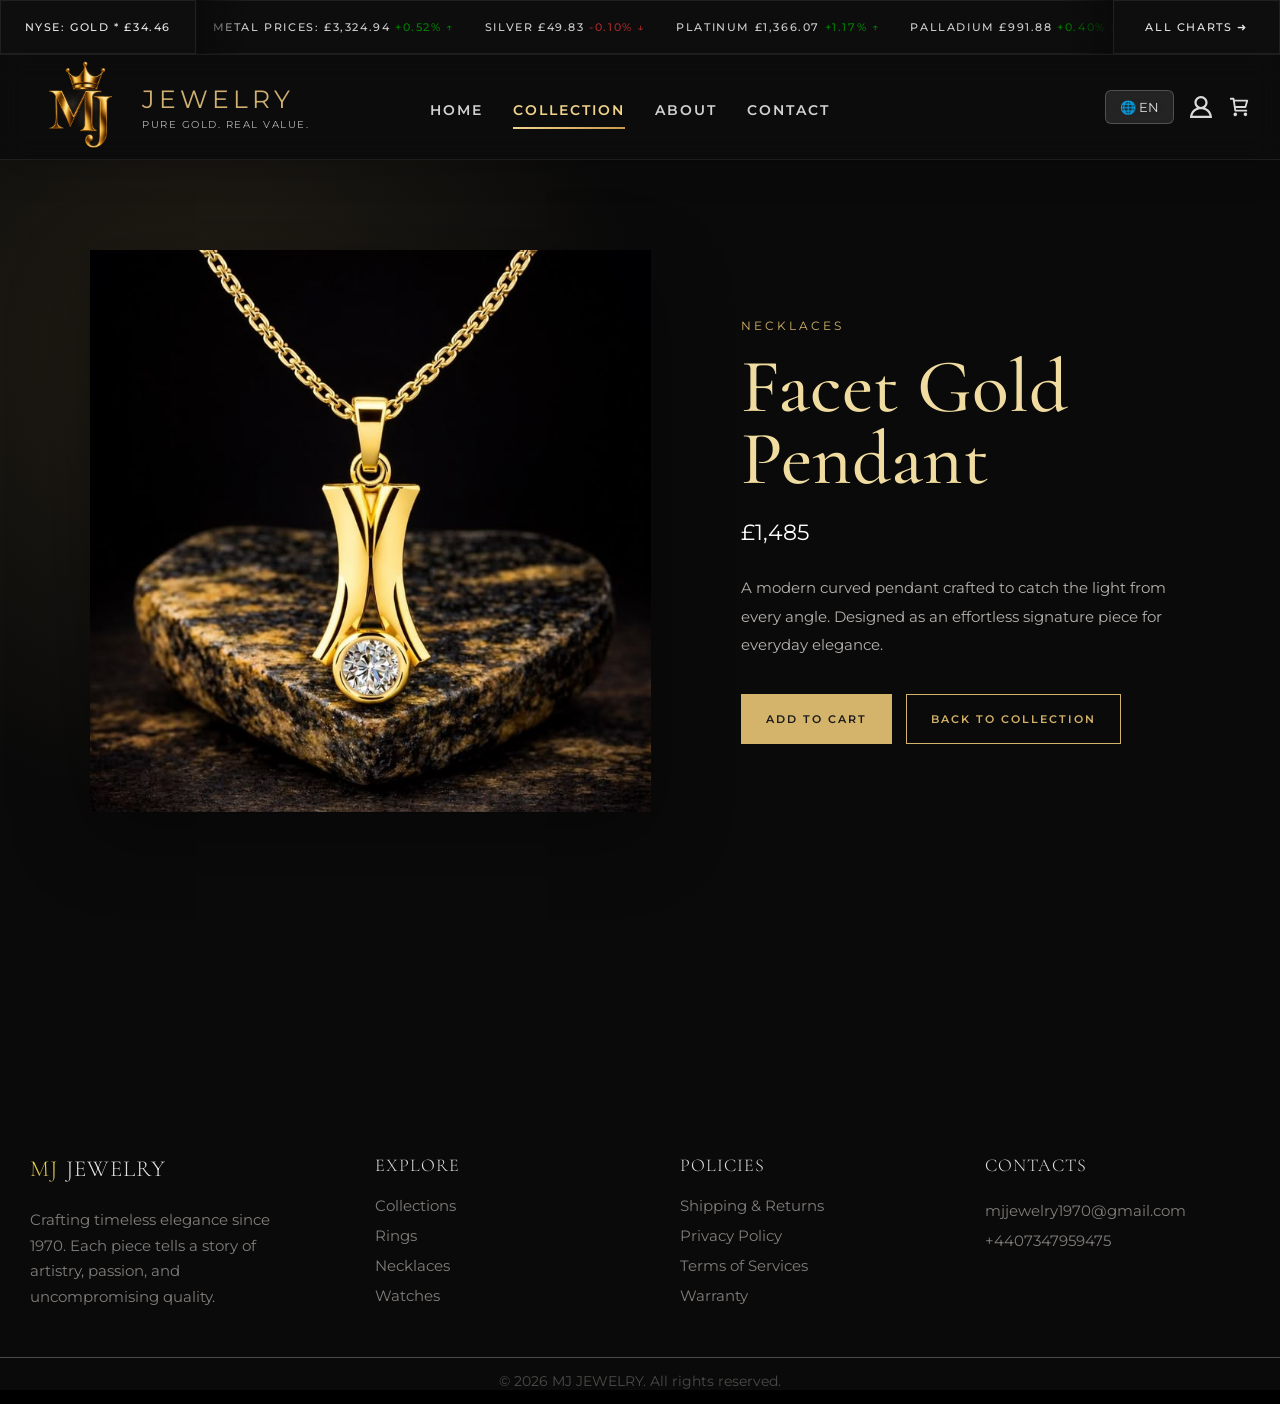
<file: product-facet-gold-pendant.html>
<!DOCTYPE html>
<html lang="en">
<head>
  <meta charset="UTF-8">
  <meta name="viewport" content="width=device-width, initial-scale=1.0">
  <title>Facet Gold Pendant | MJ Jewelry</title>
  <link rel="stylesheet" href="styles/body.css">
  <link rel="stylesheet" href="styles/header.css">
  <link rel="stylesheet" href="styles/main.css">
  <link rel="stylesheet" href="styles/product-detail.css">
  <link rel="stylesheet" href="styles/footer.css">
  <link rel="stylesheet" href="styles/footer.css">
  <link rel="preconnect" href="https://fonts.googleapis.com">
  <link rel="preconnect" href="https://fonts.gstatic.com" crossorigin>
  <link href="https://fonts.googleapis.com/css2?family=Cormorant+Garamond:wght@300;400;500;600;700&family=Montserrat:wght@300;400;500;600;700&display=swap" rel="stylesheet">
</head>
<body>
  <header>
    <nav>
      <div class="mineral-value">
        <div class="gold-value"><h4>NYSE: GOLD * £34.46</h4></div>
        <div class="ticker"><div class="metal-prices">
          <h4>METAL PRICES: £3,324.94 <span style="color: green;">+0.52% &uarr;</span></h4>
          <h4>SILVER £49.83 <span style="color: brown;">-0.10% &darr;</span></h4>
          <h4>PLATINUM £1,366.07 <span style="color:green">+1.17% &uarr;</span></h4>
          <h4>PALLADIUM £991.88 <span style="color: green;">+0.40% &uarr;</span></h4>
        </div></div>
        <div class="all-charts"><a href="https://live.euronext.com/en" target="_blank" rel="noopener noreferrer"><h4>ALL CHARTS &#10140;</h4></a></div>
      </div>
      <div class="second-navbar">
        <div class="logo-section"><div><img src="images/icons/IMG_8693.PNG" width="70px"></div><div><h2>JEWELRY</h2><p>PURE GOLD. REAL VALUE.</p></div></div>
        <ul class="nav-menu"><li><a href="index.html" class="nav-link">Home</a></li><li><a href="collection.html" class="nav-link active">Collection</a></li><li><a href="about.html" class="nav-link">About</a></li><li><a href="contact.html" class="nav-link">Contact</a></li></ul>
        <div class="cart-lang"><div class="lang-selector"><a href="#" class="lang-btn" aria-label="Select language">🌐 EN</a><ul class="lang-list"><li><img class="flag" src="images/flags/flag-england-svgrepo-com.svg" alt="english-flag"> English</li><li><img class="flag" src="images/flags/spain-svgrepo-com.svg" alt="spanish-flag"> Español</li><li><img class="flag" src="images/flags/flag-for-flag-france-svgrepo-com.svg" alt="french-flag"> Français</li><li><img class="flag" src="images/flags/flag-for-flag-germany-svgrepo-com.svg" alt="german-flag"> Deutsch</li><li><img class="flag" src="images/flags/flag-for-flag-italy-svgrepo-com.svg" alt="italy-flag"> Italiano</li><li><img class="flag" src="images/flags/portugal-svgrepo-com.svg" alt="portugal-flag"> Português</li><li><img class="flag" src="images/flags/china-svgrepo-com.svg" alt="china-flag"> 中文</li><li><img class="flag" src="images/flags/japan-svgrepo-com.svg" alt="Japan-flag"> 日本語</li><li><img class="flag" src="images/flags/flag-for-flag-saudi-arabia-svgrepo-com.svg" alt="saudi arabia-flag"> العربية</li><li><img class="flag" src="images/flags/flag-for-flag-russia-svgrepo-com.svg" alt="Russia-flag"> Русский</li></ul></div><a class="icon-link" href="login.html" aria-label="View profile" data-tooltip="View profile"><img src="images/icons/profile-1336-svgrepo-com.svg" alt=""></a><a class="icon-link" href="cart.html" aria-label="View cart" data-tooltip="View cart"><img src="images/icons/cart-shopping-svgrepo-com.svg" alt=""></a></div>
      </div>
    </nav>
  </header>
  <main class="product-detail-page">
    <section class="product-detail">
      <img class="product-detail-image" src="images/collection-products/14K Gold Diamond Pendant Necklace, Modern Curved Gold Pendant, Minimal Solid Gold Fine Jewelry Gift for Her.jfif" alt="Facet Gold Pendant">
      <div class="product-detail-copy">
        <p class="product-detail-category">NECKLACES</p>
        <h1>Facet Gold Pendant</h1>
        <p class="product-detail-price">£1,485</p>
        <p class="product-detail-description">A modern curved pendant crafted to catch the light from every angle. Designed as an effortless signature piece for everyday elegance.</p>
        <div class="product-detail-actions">
          <a class="product-detail-button" href="cart.html">Add to cart</a>
          <a class="product-detail-back" href="collection.html">Back to collection</a>
        </div>
      </div>
    </section>
  </main>
  <footer>
    <div class="footer-section">
      <div class="first-section"><h3><span>MJ</span> JEWELRY</h3><p>Crafting timeless elegance since 1970. Each piece tells a story of artistry, passion, and uncompromising quality.</p></div>
      <div><h5>EXPLORE</h5><ul><li><a href="collection.html">Collections</a></li><li><a href="collection.html#rings">Rings</a></li><li><a href="collection.html#necklaces">Necklaces</a></li><li><a href="collection.html#watches">Watches</a></li></ul></div>
      <div><h5>POLICIES</h5><ul><li><a href="contact.html#shipping">Shipping &amp; Returns</a></li><li><a href="contact.html#privacy">Privacy Policy</a></li><li><a href="contact.html#terms">Terms of Services</a></li><li><a href="contact.html#warranty">Warranty</a></li></ul></div>
      <div class="footer-contact"><h5>CONTACTS</h5><p><a href="mailto:mjjewelry1970@gmail.com">mjjewelry1970@gmail.com</a></p><p>+4407347959475</p></div>
    </div>
    <div class="second-section"><p>© 2026 MJ JEWELRY. All rights reserved.</p></div>
  </footer>
</body>
</html>
</file>
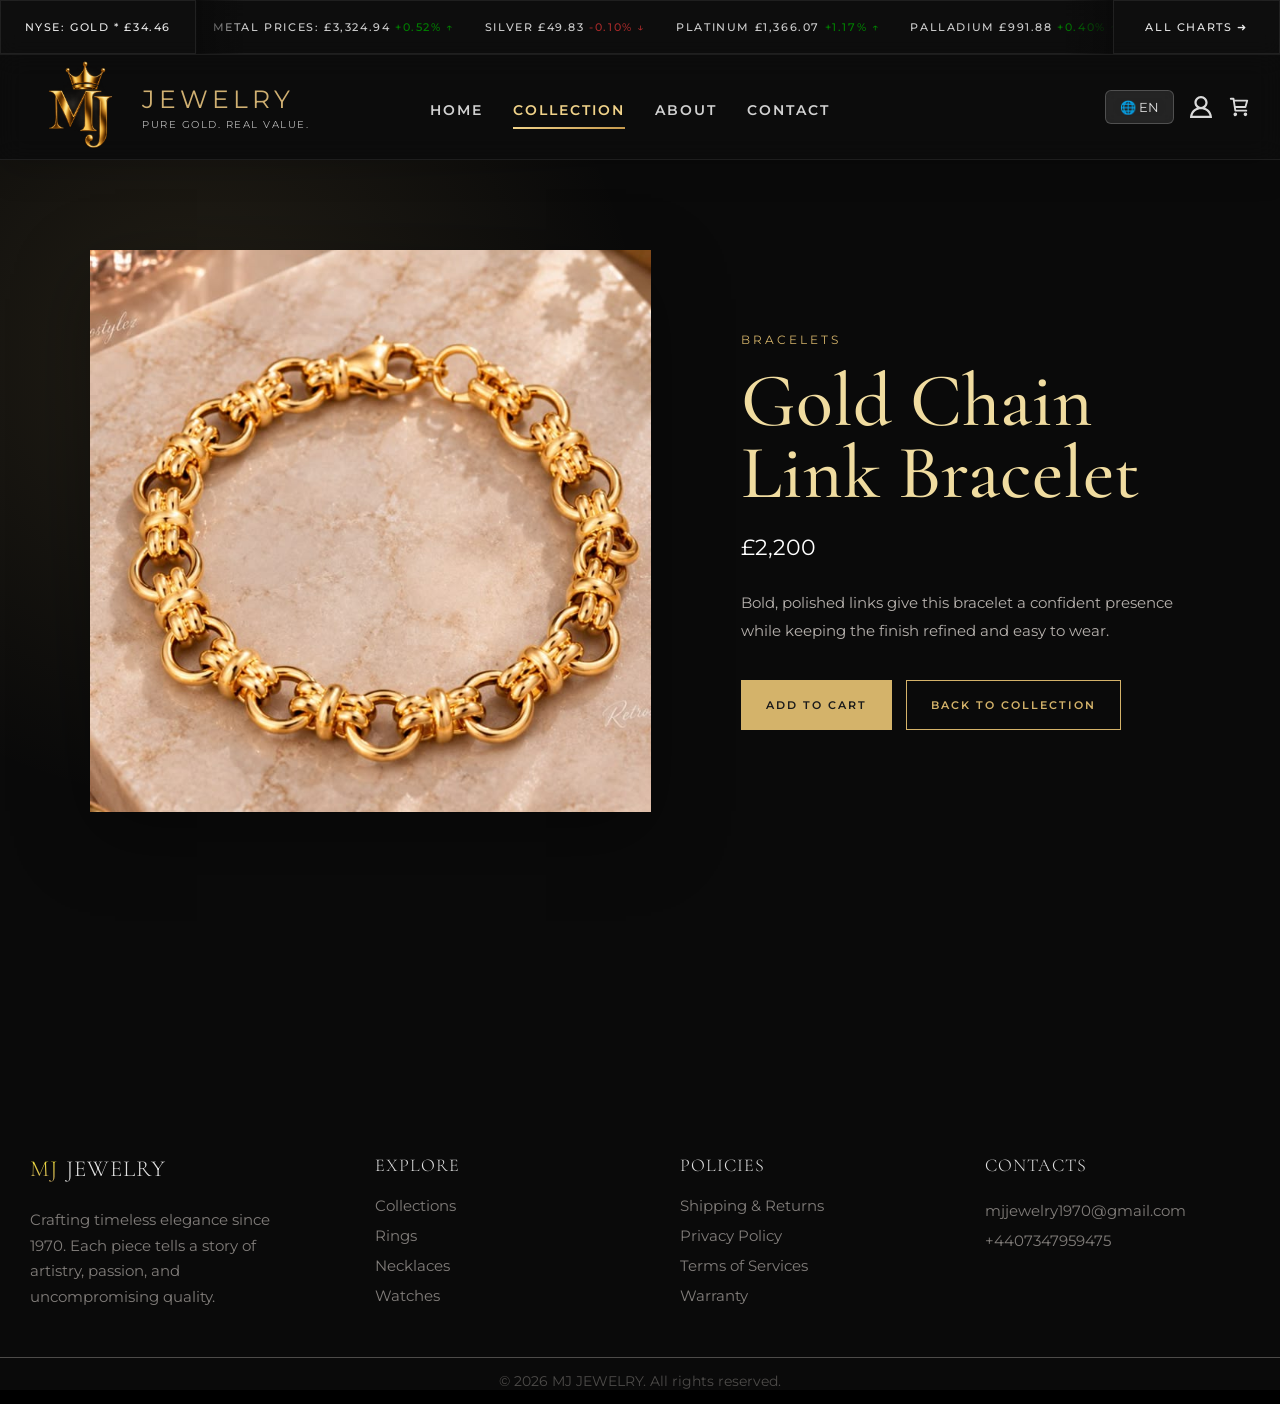
<file: product-gold-chain-bracelet.html>
<!DOCTYPE html>
<html lang="en"><head><meta charset="UTF-8"><meta name="viewport" content="width=device-width, initial-scale=1.0"><title>Gold Chain Link Bracelet | MJ Jewelry</title><link rel="stylesheet" href="styles/body.css"><link rel="stylesheet" href="styles/header.css"><link rel="stylesheet" href="styles/main.css"><link rel="stylesheet" href="styles/product-detail.css"><link rel="stylesheet" href="styles/footer.css"><link rel="preconnect" href="https://fonts.googleapis.com"><link rel="preconnect" href="https://fonts.gstatic.com" crossorigin><link href="https://fonts.googleapis.com/css2?family=Playfair+Display:wght@400;500;700&family=Cormorant+Garamond:wght@300;400;500;600;700&family=Montserrat:wght@300;400;500;600;700&display=swap" rel="stylesheet"></head>
<body><header><nav><div class="mineral-value"><div class="gold-value"><h4>NYSE: GOLD * £34.46</h4></div><div class="ticker"><div class="metal-prices"><h4>METAL PRICES: £3,324.94 <span style="color: green;">+0.52% &uarr;</span></h4><h4>SILVER £49.83 <span style="color: brown;">-0.10% &darr;</span></h4><h4>PLATINUM £1,366.07 <span style="color:green">+1.17% &uarr;</span></h4><h4>PALLADIUM £991.88 <span style="color: green;">+0.40% &uarr;</span></h4></div></div><div class="all-charts"><a href="https://live.euronext.com/en" target="_blank" rel="noopener noreferrer"><h4>ALL CHARTS &#10140;</h4></a></div></div><div class="second-navbar"><div class="logo-section"><div><img src="images/icons/IMG_8693.PNG" width="70px"></div><div><h2>JEWELRY</h2><p>PURE GOLD. REAL VALUE.</p></div></div><ul class="nav-menu"><li><a href="index.html" class="nav-link">Home</a></li><li><a href="collection.html" class="nav-link active">Collection</a></li><li><a href="about.html" class="nav-link">About</a></li><li><a href="contact.html" class="nav-link">Contact</a></li></ul><div class="cart-lang"><div class="lang-selector"><a href="#" class="lang-btn" aria-label="Select language">🌐 EN</a><ul class="lang-list"><li>English</li><li>Español</li><li>Français</li><li>Deutsch</li><li>Italiano</li><li>Português</li><li>中文</li><li>日本語</li><li>العربية</li><li>Русский</li></ul></div><a class="icon-link" href="login.html" aria-label="View profile" data-tooltip="View profile"><img src="images/icons/profile-1336-svgrepo-com.svg" alt=""></a><a class="icon-link" href="cart.html" aria-label="View cart" data-tooltip="View cart"><img src="images/icons/cart-shopping-svgrepo-com.svg" alt=""></a></div></div></nav></header>
<main class="product-detail-page"><section class="product-detail"><img class="product-detail-image" src="images/collection-products/8_ Womens 14k Gold Chain Link Style Bracelet 14 Karat Silver Jewelry New 8 Inch _ Color_ Gold_Silver _ Size_ Os.jfif" alt="Gold Chain Link Bracelet"><div class="product-detail-copy"><p class="product-detail-category">BRACELETS</p><h1>Gold Chain Link Bracelet</h1><p class="product-detail-price">£2,200</p><p class="product-detail-description">Bold, polished links give this bracelet a confident presence while keeping the finish refined and easy to wear.</p><div class="product-detail-actions"><a class="product-detail-button" href="cart.html">Add to cart</a><a class="product-detail-back" href="collection.html">Back to collection</a></div></div></section></main>
<footer><div class="footer-section"><div class="first-section"><h3><span>MJ</span> JEWELRY</h3><p>Crafting timeless elegance since 1970. Each piece tells a story of artistry, passion, and uncompromising quality.</p></div><div><h5>EXPLORE</h5><ul><li><a href="collection.html">Collections</a></li><li><a href="collection.html#rings">Rings</a></li><li><a href="collection.html#necklaces">Necklaces</a></li><li><a href="collection.html#watches">Watches</a></li></ul></div><div><h5>POLICIES</h5><ul><li><a href="contact.html#shipping">Shipping &amp; Returns</a></li><li><a href="contact.html#privacy">Privacy Policy</a></li><li><a href="contact.html#terms">Terms of Services</a></li><li><a href="contact.html#warranty">Warranty</a></li></ul></div><div class="footer-contact"><h5>CONTACTS</h5><p><a href="mailto:mjjewelry1970@gmail.com">mjjewelry1970@gmail.com</a></p><p>+4407347959475</p></div></div><div class="second-section"><p>© 2026 MJ JEWELRY. All rights reserved.</p></div></footer></body></html>
</file>
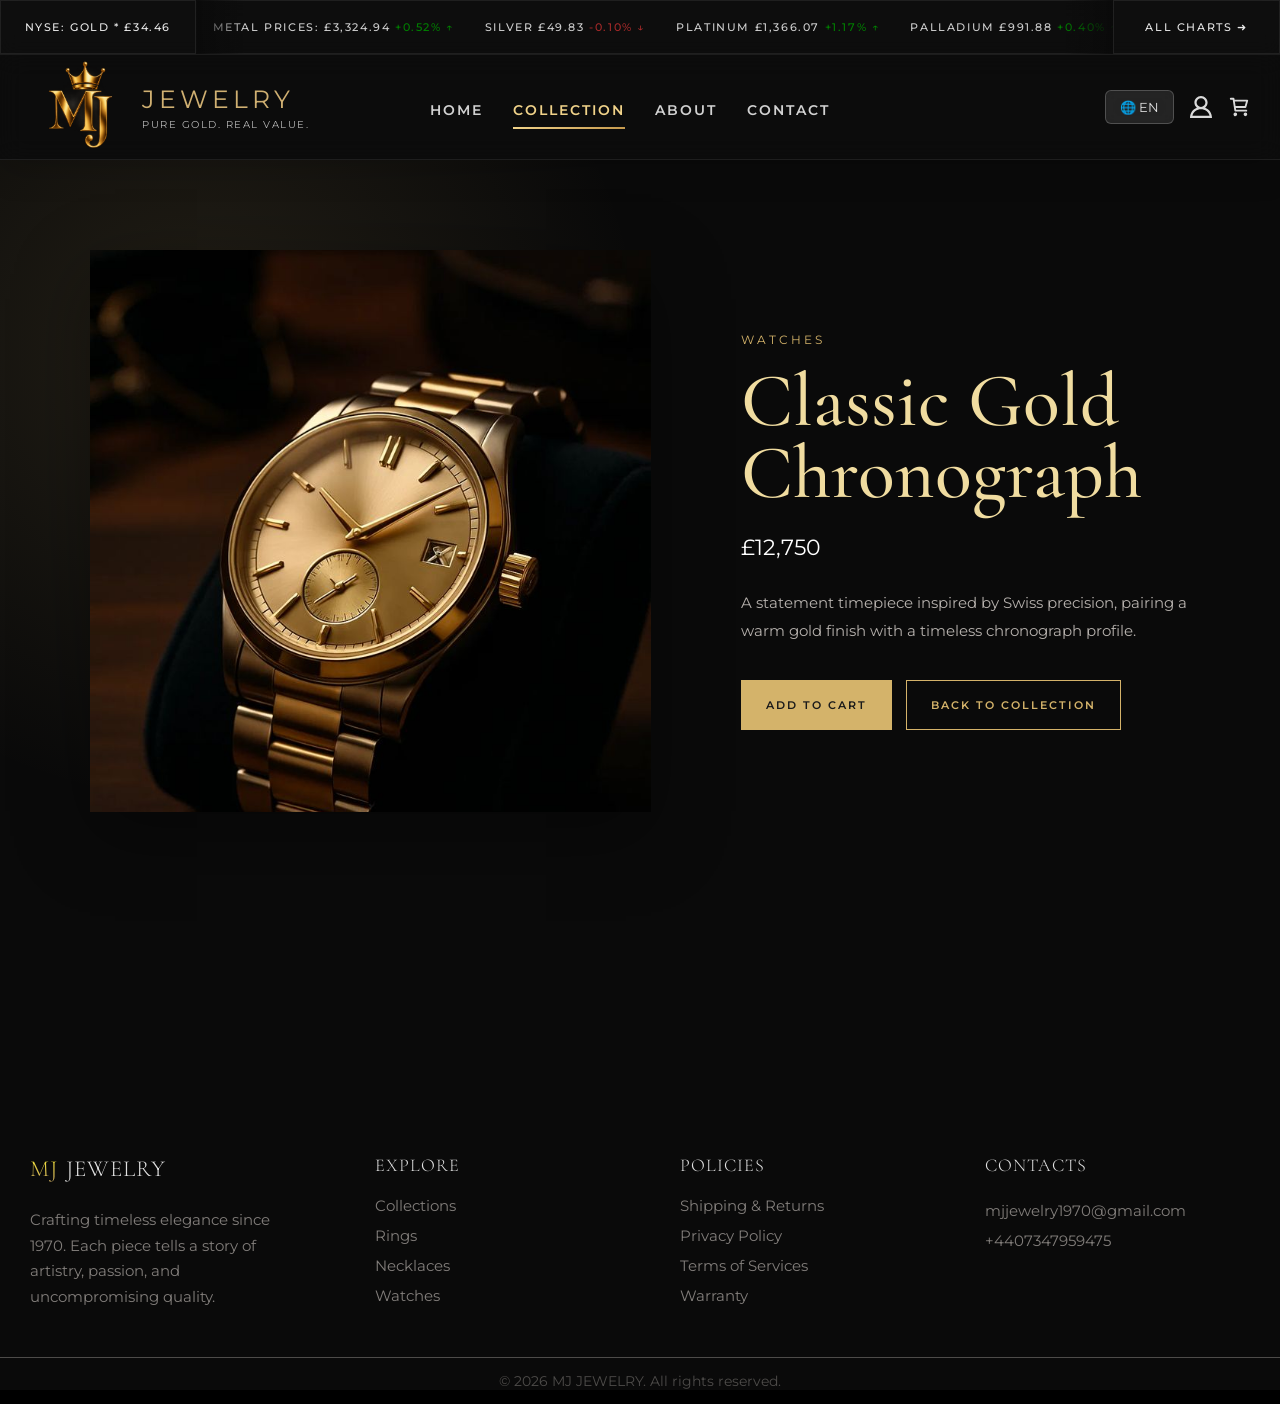
<file: product-gold-chronograph.html>
<!DOCTYPE html>
<html lang="en"><head><meta charset="UTF-8"><meta name="viewport" content="width=device-width, initial-scale=1.0"><title>Classic Gold Chronograph | MJ Jewelry</title><link rel="stylesheet" href="styles/body.css"><link rel="stylesheet" href="styles/header.css"><link rel="stylesheet" href="styles/main.css"><link rel="stylesheet" href="styles/product-detail.css"><link rel="stylesheet" href="styles/footer.css"><link rel="preconnect" href="https://fonts.googleapis.com"><link rel="preconnect" href="https://fonts.gstatic.com" crossorigin><link href="https://fonts.googleapis.com/css2?family=Playfair+Display:wght@400;500;700&family=Cormorant+Garamond:wght@300;400;500;600;700&family=Montserrat:wght@300;400;500;600;700&display=swap" rel="stylesheet"></head>
<body><header><nav><div class="mineral-value"><div class="gold-value"><h4>NYSE: GOLD * £34.46</h4></div><div class="ticker"><div class="metal-prices"><h4>METAL PRICES: £3,324.94 <span style="color: green;">+0.52% &uarr;</span></h4><h4>SILVER £49.83 <span style="color: brown;">-0.10% &darr;</span></h4><h4>PLATINUM £1,366.07 <span style="color:green">+1.17% &uarr;</span></h4><h4>PALLADIUM £991.88 <span style="color: green;">+0.40% &uarr;</span></h4></div></div><div class="all-charts"><a href="https://live.euronext.com/en" target="_blank" rel="noopener noreferrer"><h4>ALL CHARTS &#10140;</h4></a></div></div><div class="second-navbar"><div class="logo-section"><div><img src="images/icons/IMG_8693.PNG" width="70px"></div><div><h2>JEWELRY</h2><p>PURE GOLD. REAL VALUE.</p></div></div><ul class="nav-menu"><li><a href="index.html" class="nav-link">Home</a></li><li><a href="collection.html" class="nav-link active">Collection</a></li><li><a href="about.html" class="nav-link">About</a></li><li><a href="contact.html" class="nav-link">Contact</a></li></ul><div class="cart-lang"><div class="lang-selector"><a href="#" class="lang-btn" aria-label="Select language">🌐 EN</a><ul class="lang-list"><li>English</li><li>Español</li><li>Français</li><li>Deutsch</li><li>Italiano</li><li>Português</li><li>中文</li><li>日本語</li><li>العربية</li><li>Русский</li></ul></div><a class="icon-link" href="login.html" aria-label="View profile" data-tooltip="View profile"><img src="images/icons/profile-1336-svgrepo-com.svg" alt=""></a><a class="icon-link" href="cart.html" aria-label="View cart" data-tooltip="View cart"><img src="images/icons/cart-shopping-svgrepo-com.svg" alt=""></a></div></div></nav></header>
<main class="product-detail-page"><section class="product-detail"><img class="product-detail-image" src="images/collection-products/Own Timeless Elegance_ The Ultimate Swiss Luxury Watch_.jfif" alt="Classic Gold Chronograph"><div class="product-detail-copy"><p class="product-detail-category">WATCHES</p><h1>Classic Gold Chronograph</h1><p class="product-detail-price">£12,750</p><p class="product-detail-description">A statement timepiece inspired by Swiss precision, pairing a warm gold finish with a timeless chronograph profile.</p><div class="product-detail-actions"><a class="product-detail-button" href="cart.html">Add to cart</a><a class="product-detail-back" href="collection.html">Back to collection</a></div></div></section></main>
<footer><div class="footer-section"><div class="first-section"><h3><span>MJ</span> JEWELRY</h3><p>Crafting timeless elegance since 1970. Each piece tells a story of artistry, passion, and uncompromising quality.</p></div><div><h5>EXPLORE</h5><ul><li><a href="collection.html">Collections</a></li><li><a href="collection.html#rings">Rings</a></li><li><a href="collection.html#necklaces">Necklaces</a></li><li><a href="collection.html#watches">Watches</a></li></ul></div><div><h5>POLICIES</h5><ul><li><a href="contact.html#shipping">Shipping &amp; Returns</a></li><li><a href="contact.html#privacy">Privacy Policy</a></li><li><a href="contact.html#terms">Terms of Services</a></li><li><a href="contact.html#warranty">Warranty</a></li></ul></div><div class="footer-contact"><h5>CONTACTS</h5><p><a href="mailto:mjjewelry1970@gmail.com">mjjewelry1970@gmail.com</a></p><p>+4407347959475</p></div></div><div class="second-section"><p>© 2026 MJ JEWELRY. All rights reserved.</p></div></footer></body></html>
</file>
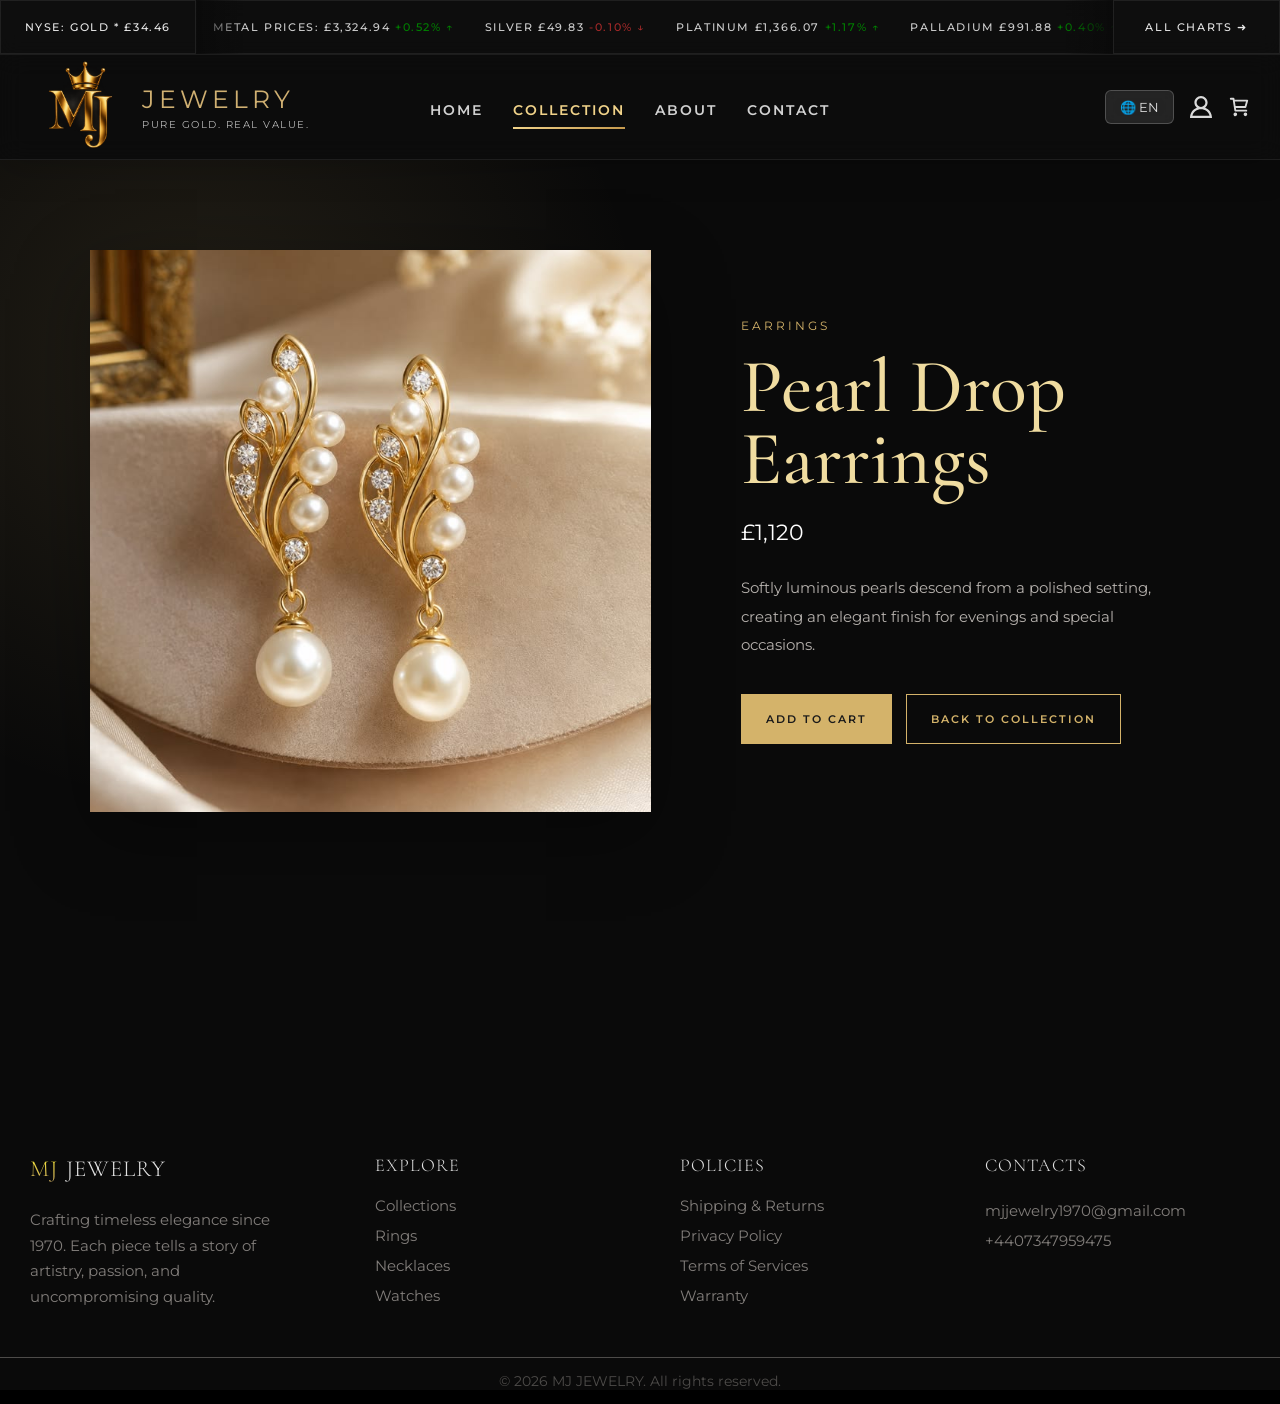
<file: product-pearl-drop-earrings.html>
<!DOCTYPE html>
<html lang="en"><head><meta charset="UTF-8"><meta name="viewport" content="width=device-width, initial-scale=1.0"><title>Pearl Drop Earrings | MJ Jewelry</title><link rel="stylesheet" href="styles/body.css"><link rel="stylesheet" href="styles/header.css"><link rel="stylesheet" href="styles/main.css"><link rel="stylesheet" href="styles/product-detail.css"><link rel="stylesheet" href="styles/footer.css"><link rel="preconnect" href="https://fonts.googleapis.com"><link rel="preconnect" href="https://fonts.gstatic.com" crossorigin><link href="https://fonts.googleapis.com/css2?family=Playfair+Display:wght@400;500;700&family=Cormorant+Garamond:wght@300;400;500;600;700&family=Montserrat:wght@300;400;500;600;700&display=swap" rel="stylesheet"></head>
<body><header><nav><div class="mineral-value"><div class="gold-value"><h4>NYSE: GOLD * £34.46</h4></div><div class="ticker"><div class="metal-prices"><h4>METAL PRICES: £3,324.94 <span style="color: green;">+0.52% &uarr;</span></h4><h4>SILVER £49.83 <span style="color: brown;">-0.10% &darr;</span></h4><h4>PLATINUM £1,366.07 <span style="color:green">+1.17% &uarr;</span></h4><h4>PALLADIUM £991.88 <span style="color: green;">+0.40% &uarr;</span></h4></div></div><div class="all-charts"><a href="https://live.euronext.com/en" target="_blank" rel="noopener noreferrer"><h4>ALL CHARTS &#10140;</h4></a></div></div><div class="second-navbar"><div class="logo-section"><div><img src="images/icons/IMG_8693.PNG" width="70px"></div><div><h2>JEWELRY</h2><p>PURE GOLD. REAL VALUE.</p></div></div><ul class="nav-menu"><li><a href="index.html" class="nav-link">Home</a></li><li><a href="collection.html" class="nav-link active">Collection</a></li><li><a href="about.html" class="nav-link">About</a></li><li><a href="contact.html" class="nav-link">Contact</a></li></ul><div class="cart-lang"><div class="lang-selector"><a href="#" class="lang-btn" aria-label="Select language">🌐 EN</a><ul class="lang-list"><li>English</li><li>Español</li><li>Français</li><li>Deutsch</li><li>Italiano</li><li>Português</li><li>中文</li><li>日本語</li><li>العربية</li><li>Русский</li></ul></div><a class="icon-link" href="login.html" aria-label="View profile" data-tooltip="View profile"><img src="images/icons/profile-1336-svgrepo-com.svg" alt=""></a><a class="icon-link" href="cart.html" aria-label="View cart" data-tooltip="View cart"><img src="images/icons/cart-shopping-svgrepo-com.svg" alt=""></a></div></div></nav></header>
<main class="product-detail-page"><section class="product-detail"><img class="product-detail-image" src="images/collection-products/golden pearl earrings.jfif" alt="Pearl Drop Earrings"><div class="product-detail-copy"><p class="product-detail-category">EARRINGS</p><h1>Pearl Drop Earrings</h1><p class="product-detail-price">£1,120</p><p class="product-detail-description">Softly luminous pearls descend from a polished setting, creating an elegant finish for evenings and special occasions.</p><div class="product-detail-actions"><a class="product-detail-button" href="cart.html">Add to cart</a><a class="product-detail-back" href="collection.html">Back to collection</a></div></div></section></main>
<footer><div class="footer-section"><div class="first-section"><h3><span>MJ</span> JEWELRY</h3><p>Crafting timeless elegance since 1970. Each piece tells a story of artistry, passion, and uncompromising quality.</p></div><div><h5>EXPLORE</h5><ul><li><a href="collection.html">Collections</a></li><li><a href="collection.html#rings">Rings</a></li><li><a href="collection.html#necklaces">Necklaces</a></li><li><a href="collection.html#watches">Watches</a></li></ul></div><div><h5>POLICIES</h5><ul><li><a href="contact.html#shipping">Shipping &amp; Returns</a></li><li><a href="contact.html#privacy">Privacy Policy</a></li><li><a href="contact.html#terms">Terms of Services</a></li><li><a href="contact.html#warranty">Warranty</a></li></ul></div><div class="footer-contact"><h5>CONTACTS</h5><p><a href="mailto:mjjewelry1970@gmail.com">mjjewelry1970@gmail.com</a></p><p>+4407347959475</p></div></div><div class="second-section"><p>© 2026 MJ JEWELRY. All rights reserved.</p></div></footer></body></html>
</file>
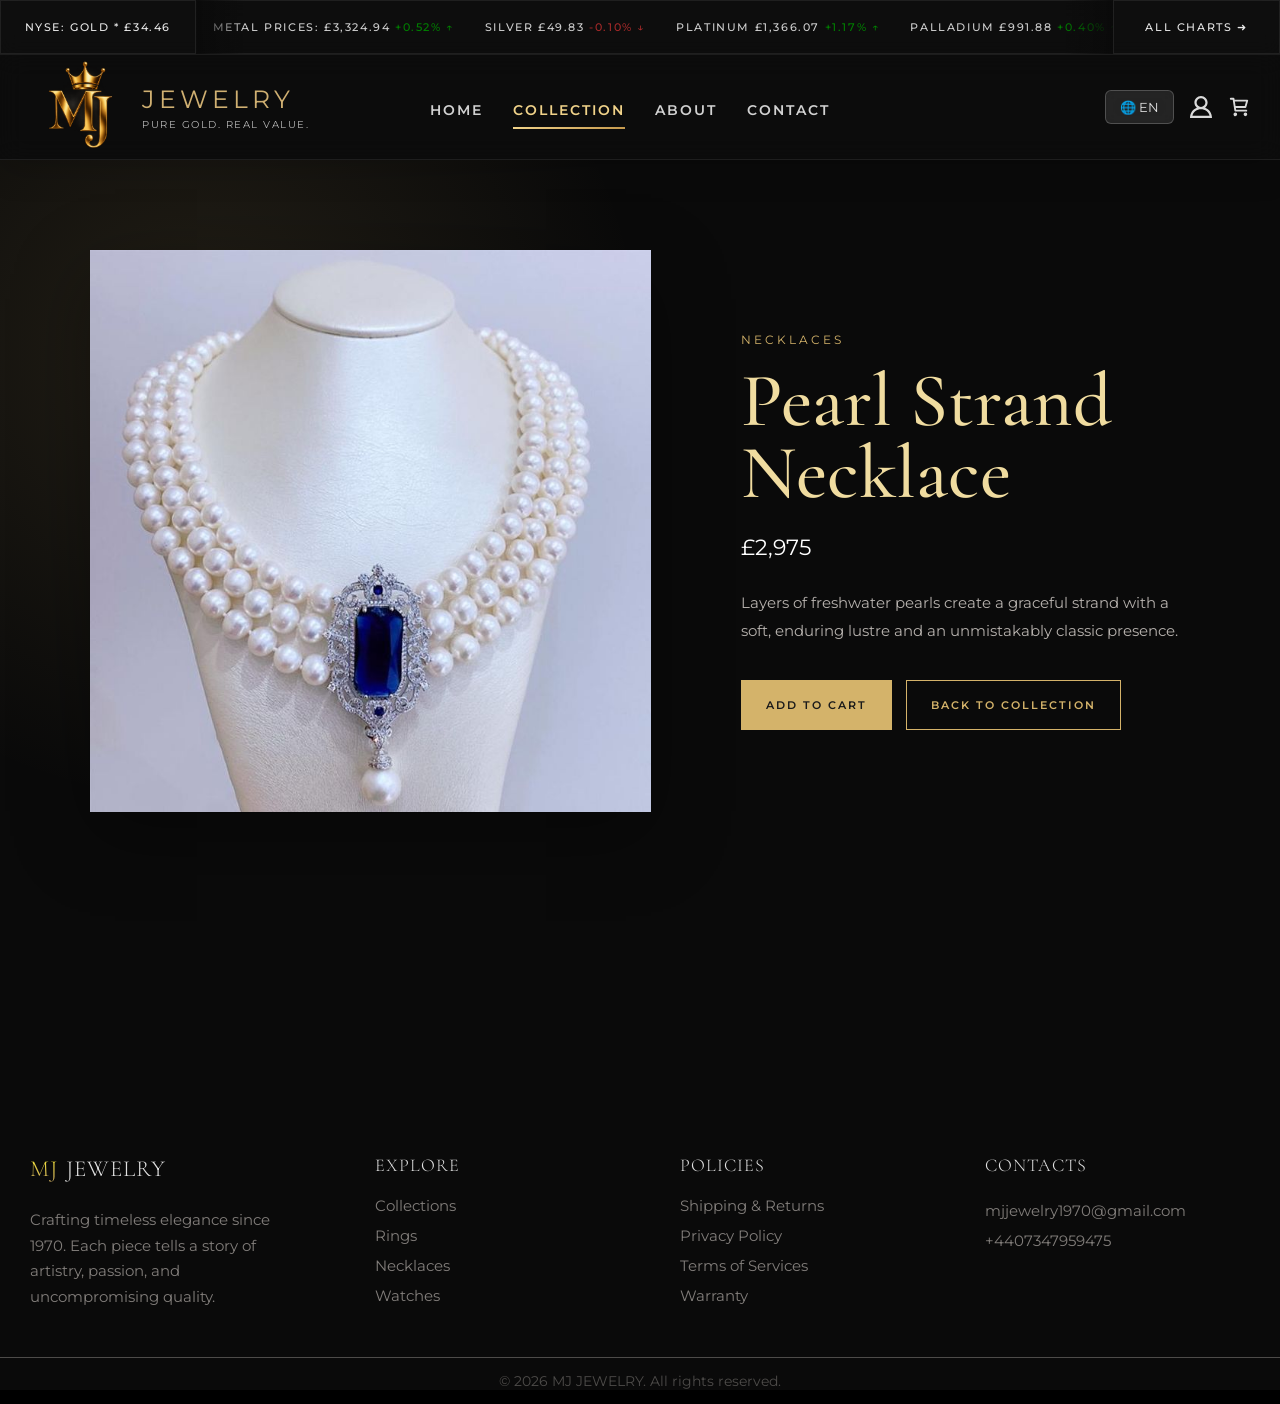
<file: product-pearl-strand-necklace.html>
<!DOCTYPE html>
<html lang="en"><head><meta charset="UTF-8"><meta name="viewport" content="width=device-width, initial-scale=1.0"><title>Pearl Strand Necklace | MJ Jewelry</title><link rel="stylesheet" href="styles/body.css"><link rel="stylesheet" href="styles/header.css"><link rel="stylesheet" href="styles/main.css"><link rel="stylesheet" href="styles/product-detail.css"><link rel="stylesheet" href="styles/footer.css"><link rel="preconnect" href="https://fonts.googleapis.com"><link rel="preconnect" href="https://fonts.gstatic.com" crossorigin><link href="https://fonts.googleapis.com/css2?family=Playfair+Display:wght@400;500;700&family=Cormorant+Garamond:wght@300;400;500;600;700&family=Montserrat:wght@300;400;500;600;700&display=swap" rel="stylesheet"></head>
<body><header><nav><div class="mineral-value"><div class="gold-value"><h4>NYSE: GOLD * £34.46</h4></div><div class="ticker"><div class="metal-prices"><h4>METAL PRICES: £3,324.94 <span style="color: green;">+0.52% &uarr;</span></h4><h4>SILVER £49.83 <span style="color: brown;">-0.10% &darr;</span></h4><h4>PLATINUM £1,366.07 <span style="color:green">+1.17% &uarr;</span></h4><h4>PALLADIUM £991.88 <span style="color: green;">+0.40% &uarr;</span></h4></div></div><div class="all-charts"><a href="https://live.euronext.com/en" target="_blank" rel="noopener noreferrer"><h4>ALL CHARTS &#10140;</h4></a></div></div><div class="second-navbar"><div class="logo-section"><div><img src="images/icons/IMG_8693.PNG" width="70px"></div><div><h2>JEWELRY</h2><p>PURE GOLD. REAL VALUE.</p></div></div><ul class="nav-menu"><li><a href="index.html" class="nav-link">Home</a></li><li><a href="collection.html" class="nav-link active">Collection</a></li><li><a href="about.html" class="nav-link">About</a></li><li><a href="contact.html" class="nav-link">Contact</a></li></ul><div class="cart-lang"><div class="lang-selector"><a href="#" class="lang-btn" aria-label="Select language">🌐 EN</a><ul class="lang-list"><li>English</li><li>Español</li><li>Français</li><li>Deutsch</li><li>Italiano</li><li>Português</li><li>中文</li><li>日本語</li><li>العربية</li><li>Русский</li></ul></div><a class="icon-link" href="login.html" aria-label="View profile" data-tooltip="View profile"><img src="images/icons/profile-1336-svgrepo-com.svg" alt=""></a><a class="icon-link" href="cart.html" aria-label="View cart" data-tooltip="View cart"><img src="images/icons/cart-shopping-svgrepo-com.svg" alt=""></a></div></div></nav></header>
<main class="product-detail-page"><section class="product-detail"><img class="product-detail-image" src="images/collection-products/6-7 mm Multi Strand Freshwater Pearl Necklace and Bracelet Set _ 3 Strand Pearl Necklace with Pendant Jewelry Set.jfif" alt="Pearl Strand Necklace"><div class="product-detail-copy"><p class="product-detail-category">NECKLACES</p><h1>Pearl Strand Necklace</h1><p class="product-detail-price">£2,975</p><p class="product-detail-description">Layers of freshwater pearls create a graceful strand with a soft, enduring lustre and an unmistakably classic presence.</p><div class="product-detail-actions"><a class="product-detail-button" href="cart.html">Add to cart</a><a class="product-detail-back" href="collection.html">Back to collection</a></div></div></section></main>
<footer><div class="footer-section"><div class="first-section"><h3><span>MJ</span> JEWELRY</h3><p>Crafting timeless elegance since 1970. Each piece tells a story of artistry, passion, and uncompromising quality.</p></div><div><h5>EXPLORE</h5><ul><li><a href="collection.html">Collections</a></li><li><a href="collection.html#rings">Rings</a></li><li><a href="collection.html#necklaces">Necklaces</a></li><li><a href="collection.html#watches">Watches</a></li></ul></div><div><h5>POLICIES</h5><ul><li><a href="contact.html#shipping">Shipping &amp; Returns</a></li><li><a href="contact.html#privacy">Privacy Policy</a></li><li><a href="contact.html#terms">Terms of Services</a></li><li><a href="contact.html#warranty">Warranty</a></li></ul></div><div class="footer-contact"><h5>CONTACTS</h5><p><a href="mailto:mjjewelry1970@gmail.com">mjjewelry1970@gmail.com</a></p><p>+4407347959475</p></div></div><div class="second-section"><p>© 2026 MJ JEWELRY. All rights reserved.</p></div></footer></body></html>
</file>
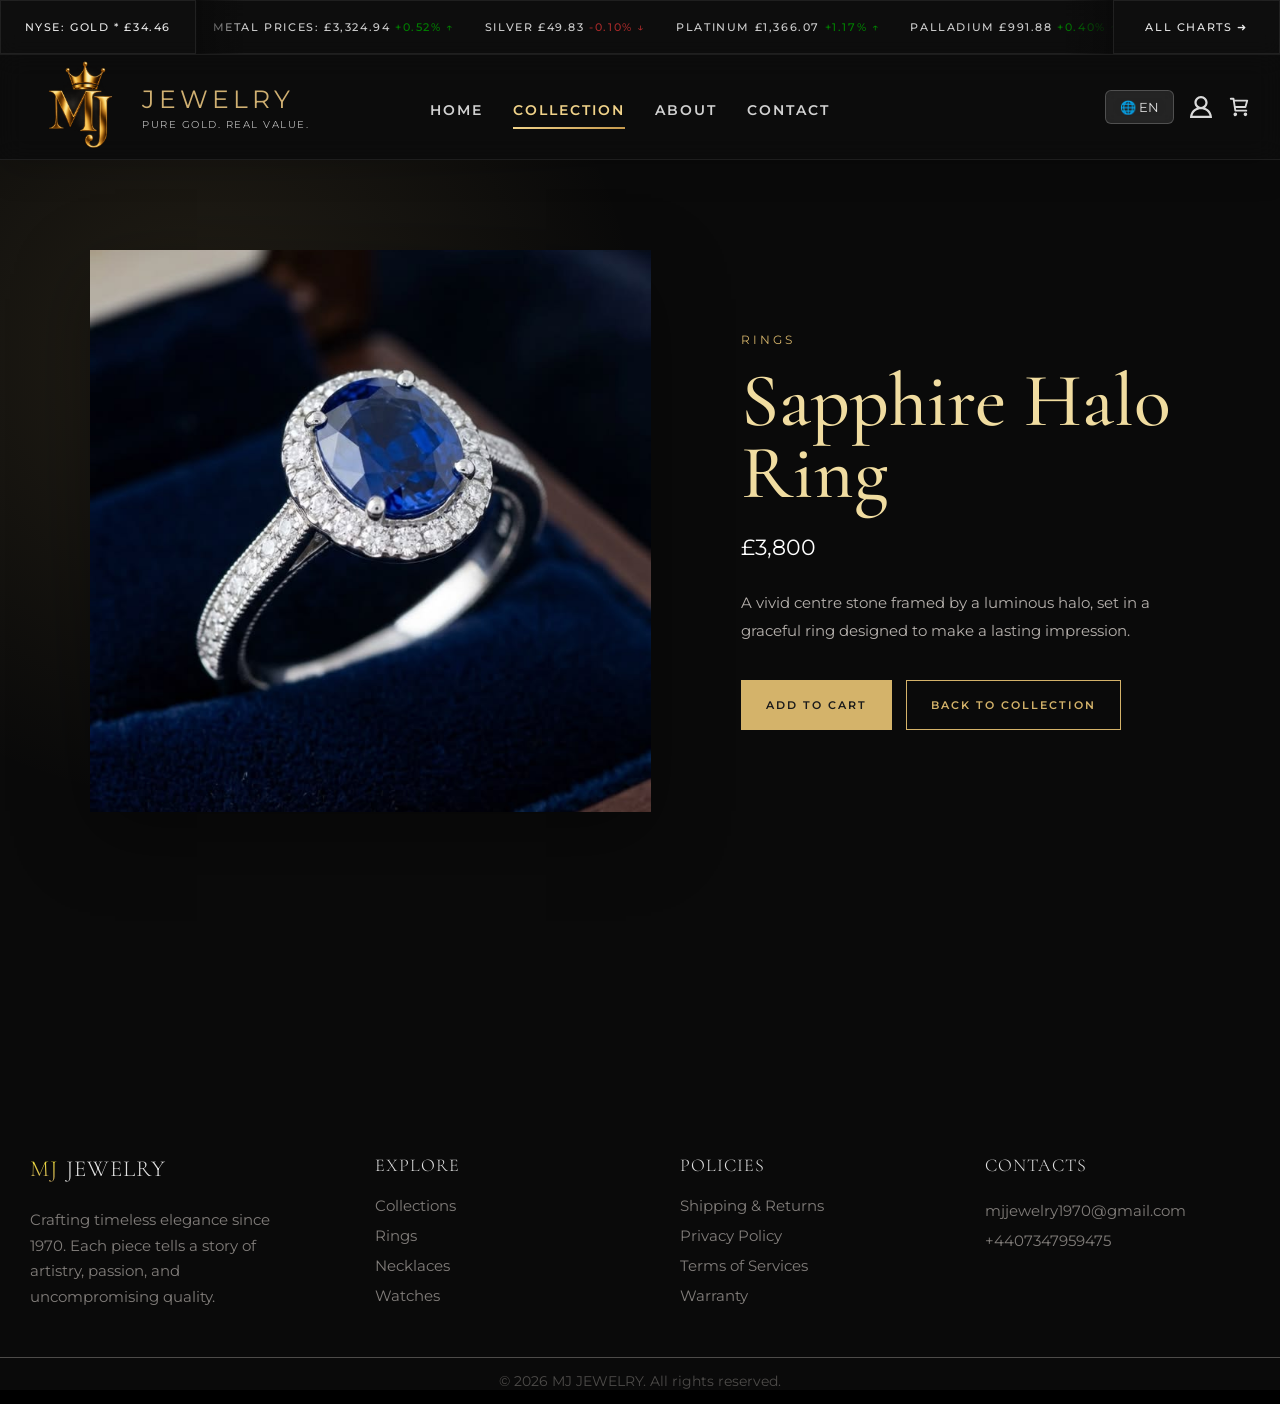
<file: product-sapphire-halo-ring.html>
<!DOCTYPE html>
<html lang="en"><head><meta charset="UTF-8"><meta name="viewport" content="width=device-width, initial-scale=1.0"><title>Sapphire Halo Ring | MJ Jewelry</title><link rel="stylesheet" href="styles/body.css"><link rel="stylesheet" href="styles/header.css"><link rel="stylesheet" href="styles/main.css"><link rel="stylesheet" href="styles/product-detail.css"><link rel="stylesheet" href="styles/footer.css"><link rel="preconnect" href="https://fonts.googleapis.com"><link rel="preconnect" href="https://fonts.gstatic.com" crossorigin><link href="https://fonts.googleapis.com/css2?family=Playfair+Display:wght@400;500;700&family=Cormorant+Garamond:wght@300;400;500;600;700&family=Montserrat:wght@300;400;500;600;700&display=swap" rel="stylesheet"></head>
<body><header><nav><div class="mineral-value"><div class="gold-value"><h4>NYSE: GOLD * £34.46</h4></div><div class="ticker"><div class="metal-prices"><h4>METAL PRICES: £3,324.94 <span style="color: green;">+0.52% &uarr;</span></h4><h4>SILVER £49.83 <span style="color: brown;">-0.10% &darr;</span></h4><h4>PLATINUM £1,366.07 <span style="color:green">+1.17% &uarr;</span></h4><h4>PALLADIUM £991.88 <span style="color: green;">+0.40% &uarr;</span></h4></div></div><div class="all-charts"><a href="https://live.euronext.com/en" target="_blank" rel="noopener noreferrer"><h4>ALL CHARTS &#10140;</h4></a></div></div><div class="second-navbar"><div class="logo-section"><div><img src="images/icons/IMG_8693.PNG" width="70px"></div><div><h2>JEWELRY</h2><p>PURE GOLD. REAL VALUE.</p></div></div><ul class="nav-menu"><li><a href="index.html" class="nav-link">Home</a></li><li><a href="collection.html" class="nav-link active">Collection</a></li><li><a href="about.html" class="nav-link">About</a></li><li><a href="contact.html" class="nav-link">Contact</a></li></ul><div class="cart-lang"><div class="lang-selector"><a href="#" class="lang-btn" aria-label="Select language">🌐 EN</a><ul class="lang-list"><li>English</li><li>Español</li><li>Français</li><li>Deutsch</li><li>Italiano</li><li>Português</li><li>中文</li><li>日本語</li><li>العربية</li><li>Русский</li></ul></div><a class="icon-link" href="login.html" aria-label="View profile" data-tooltip="View profile"><img src="images/icons/profile-1336-svgrepo-com.svg" alt=""></a><a class="icon-link" href="cart.html" aria-label="View cart" data-tooltip="View cart"><img src="images/icons/cart-shopping-svgrepo-com.svg" alt=""></a></div></div></nav></header>
<main class="product-detail-page"><section class="product-detail"><img class="product-detail-image" src="images/collection-products/Gold & Diamond Rings design for Women.jfif" alt="Sapphire Halo Ring"><div class="product-detail-copy"><p class="product-detail-category">RINGS</p><h1>Sapphire Halo Ring</h1><p class="product-detail-price">£3,800</p><p class="product-detail-description">A vivid centre stone framed by a luminous halo, set in a graceful ring designed to make a lasting impression.</p><div class="product-detail-actions"><a class="product-detail-button" href="cart.html">Add to cart</a><a class="product-detail-back" href="collection.html">Back to collection</a></div></div></section></main>
<footer><div class="footer-section"><div class="first-section"><h3><span>MJ</span> JEWELRY</h3><p>Crafting timeless elegance since 1970. Each piece tells a story of artistry, passion, and uncompromising quality.</p></div><div><h5>EXPLORE</h5><ul><li><a href="collection.html">Collections</a></li><li><a href="collection.html#rings">Rings</a></li><li><a href="collection.html#necklaces">Necklaces</a></li><li><a href="collection.html#watches">Watches</a></li></ul></div><div><h5>POLICIES</h5><ul><li><a href="contact.html#shipping">Shipping &amp; Returns</a></li><li><a href="contact.html#privacy">Privacy Policy</a></li><li><a href="contact.html#terms">Terms of Services</a></li><li><a href="contact.html#warranty">Warranty</a></li></ul></div><div class="footer-contact"><h5>CONTACTS</h5><p><a href="mailto:mjjewelry1970@gmail.com">mjjewelry1970@gmail.com</a></p><p>+4407347959475</p></div></div><div class="second-section"><p>© 2026 MJ JEWELRY. All rights reserved.</p></div></footer></body></html>
</file>
<file: styles/body.css>
html {
  background-color: black;
}

body {
  background-color: black;
  color: #fff;
  margin: 0;
  padding: 0;
  font-family: "Playfair Display", serif;
}

a {
  text-decoration: none;
}
</file>
<file: styles/header.css>
header {
  position: sticky;
  top: 0;
  z-index: 1000;
}

nav {
  position: sticky;
  top: 0;
  left: 0;
  width: 100%;
  z-index: 1000;
}

.mineral-value {
  position: sticky;
  top: 0;
  display: flex;
  justify-content: space-between;
  align-items: center;
  z-index: 1001;
  background: rgba(10, 10, 10, 0.52);
  backdrop-filter: blur(10px);
  -webkit-backdrop-filter: blur(10px);
  border-bottom: 1px solid rgba(255, 255, 255, 0.08);
  min-height: 52px;
}

.gold-value,
.all-charts {
  display: flex;
  align-items: center;
  justify-content: center;
  min-height: 52px;
  padding: 0 18px;
  border: 1px solid rgba(255, 255, 255, 0.08);
  background: rgba(255, 255, 255, 0.02);
}
.all-charts{
  cursor: pointer;
}
.gold-value h4,
.all-charts h4,
.metal-prices h4 {
  margin: 0;
  font-family: "Montserrat", sans-serif;
  font-size: 11px;
  letter-spacing: 1.6px;
  text-transform: uppercase;
  color: rgba(255, 255, 255, 0.9);
  font-weight: 500;
}

.gold-value {
  width: 220px;
}

.ticker {
  overflow: hidden;
  width: 100%;
  background: transparent;
  position: relative;
}

.ticker::before,
.ticker::after {
  content: "";
  position: absolute;
  top: 0;
  width: 50px;
  height: 100%;
  z-index: 2;
}

.ticker::before {
  left: 0;
  background: linear-gradient(90deg, rgba(10,10,10,0.9), transparent);
}

.ticker::after {
  right: 0;
  background: linear-gradient(270deg, rgba(10,10,10,0.9), transparent);
}

.metal-prices {
  display: flex;
  align-items: center;
  gap: 30px;
  width: max-content;
  min-height: 52px;
  padding: 0 16px;
  border: 1px solid rgba(255, 255, 255, 0.08);
  background: rgba(255, 255, 255, 0.015);
  animation: scroll 20s linear infinite;
}

.metal-prices h4 {
  white-space: nowrap;
  color: rgba(255, 255, 255, 0.8);
}


  @keyframes scroll {
    from { transform: translateX(0); }
    to { transform: translateX(-50%); }
  }

  @media (max-width: 600px) {
  /* ↑ only apply these rules when the screen is 600px wide or smaller */

  .metal-prices h4 {
    /* ↑ target every h4 inside .metal-prices */

    font-size: 12px;
    /* ↑ make the price text smaller so it fits on a phone screen */
  }

  .metal-prices {
    /* ↑ target the moving strip itself */

    gap: 15px;
    /* ↑ reduce space between prices (was 30px) so more fit on screen */

    animation-duration: 12s;
    /* ↑ override the 20s speed — faster scroll so it doesn't feel stuck */
  }
}


.all-charts {
  width: 180px;
  border: 1px solid rgba(255, 255, 255, 0.08);
  background: rgba(255, 255, 255, 0.02);
  
}

.all-charts a{
  display: flex;
  align-items: center;
  justify-content: center;
  min-height: 52px;
  color: rgba(255, 255, 255, 0.9);
  text-decoration: none;
  transition: color 0.25s ease, background-color 0.25s ease, border-color 0.25s ease, transform 0.25s ease;
}

.all-charts a:hover,
.all-charts a:focus-visible {
  color: #f1d38a;
  background: rgba(212, 179, 106, 0.12);
  border-color: rgba(212, 179, 106, 0.55);
  transform: translateY(-1px);
}

.all-charts a:active {
  color: #fff;
  background: rgba(212, 179, 106, 0.22);
  transform: translateY(1px);
}



.second-navbar {
  position: sticky;
  top: 0;
  display: flex;
  justify-content: space-between;
  align-items: center;
  background: rgba(14, 14, 14, 0.7);
  backdrop-filter: blur(12px);
  -webkit-backdrop-filter: blur(12px);
  border-bottom: 1px solid rgba(255, 255, 255, 0.08);
  box-shadow: 0 12px 30px rgba(0, 0, 0, 0.15);
  z-index: 1000;
  left: 0;
  width: 100%;
  padding: 0 30px;
  box-sizing: border-box;
}

.logo-section{
  display: flex;
  align-items: center;
  width: 300px;
  gap: 12px;
}

.logo-section img{
  width: 100px;
  height: 100px;
  object-fit: cover;
}
.logo-section h2{
  font-size: 25px;
  margin: 0;
  color: #d0b072;
  font-family: "montserrat", sans-serif;
  letter-spacing: 4px;
  font-weight: 400;
}
.logo-section p{
  font-size: 10px;
  margin: 4px 0 0 0;
  font-family: "Montserrat", sans-serif;
  letter-spacing: 1.5px;
  color: rgba(255,255,255,0.7);
}

.nav-menu {
  display: flex;
  flex-direction: row;
  flex-wrap: nowrap;
  list-style: none;
  gap: 30px;
  justify-content: center;
  align-items: center;
  flex: 1;
  margin: 0;
  padding: 0;
  font-size: 14px;
  font-weight: 600;
  font-family: "Montserrat", sans-serif;
}

.nav-menu li {
  display: flex;
  align-items: center;
  justify-content: center;
}

.nav-link {
  position: relative;
  display: inline-flex;
  align-items: center;
  justify-content: center;
  text-decoration: none;
  color: rgba(255, 255, 255, 0.82);
  text-transform: uppercase;
  letter-spacing: 2px;
  padding: 28px 0 22px;
  transition: color 0.25s ease;
  white-space: nowrap;
}

.nav-link::after {
  content: "";
  position: absolute;
  left: 0;
  bottom: 12px;
  width: 0;
  height: 2px;
  background: linear-gradient(90deg, #f1d38a 0%, #c69a4e 100%);
  transition: width 0.25s ease;
}

.nav-link:hover,
.nav-link:focus-visible,
.nav-link.active {
  color: #f1d38a;
}

.nav-link:hover::after,
.nav-link:focus-visible::after,
.nav-link.active::after {
  width: 100%;
}

.cart-lang{
  display: flex;
  align-items: center;
  justify-content: flex-end;
  gap: 16px;
  width: 300px;
  margin-left: 20px;
}

.cart-lang > div {
  display: flex;
  align-items: center;
  justify-content: center;
}

.icon-link {
  position: relative;
  display: inline-flex;
  align-items: center;
  justify-content: center;
  color: inherit;
  text-decoration: none;
}

.icon-link::after {
  content: attr(data-tooltip);
  position: absolute;
  top: calc(100% + 10px);
  left: 50%;
  padding: 6px 9px;
  border: 1px solid rgba(255, 255, 255, 0.15);
  border-radius: 5px;
  background: rgba(20, 20, 20, 0.95);
  color: #e0e0e0;
  font-family: "Montserrat", sans-serif;
  font-size: 11px;
  font-weight: 500;
  letter-spacing: 0.3px;
  white-space: nowrap;
  pointer-events: none;
  opacity: 0;
  transform: translate(-50%, -4px);
  transition: opacity 0.2s ease, transform 0.2s ease;
  z-index: 1002;
}

.icon-link:hover::after,
.icon-link:focus-visible::after {
  opacity: 1;
  transform: translate(-50%, 0);
}

.icon-link.active {
  border: 1px solid rgba(212, 179, 106, 0.75);
  border-radius: 6px;
  background: rgba(212, 179, 106, 0.14);
  box-shadow: 0 0 0 3px rgba(212, 179, 106, 0.08);
}

.cart-lang img {
  width: 22px;
  height: 22px;
  filter: brightness(0) invert(1);
  opacity: 0.85;
  transition: opacity 0.2s ease, transform 0.2s ease;
}

.cart-lang .flag {
  filter: none;
}

.cart-lang img:hover {
  opacity: 1;
  transform: translateY(-1px);
}

.icon-link.active img {
  filter: brightness(0) saturate(100%) invert(76%) sepia(25%) saturate(700%) hue-rotate(4deg) brightness(93%);
  opacity: 1;
}

.lang-selector {
  position: relative;
  display: inline-block;
}

.lang-btn {
  background: rgba(255, 255, 255, 0.1);
  border: 1px solid rgba(255, 255, 255, 0.2);
  color: #e0e0e0;
  padding: 8px 14px;
  border-radius: 6px;
  cursor: pointer;
  font-family: "Montserrat", sans-serif;
  font-size: 13px;
  text-decoration: none;
  display: inline-flex;
  align-items: center;
  justify-content: center;
  backdrop-filter: blur(6px);
  -webkit-backdrop-filter: blur(6px);
  transition: all 0.2s ease;
}

.lang-btn:hover,
.lang-btn:focus-visible {
  background: rgba(255, 255, 255, 0.2);
  transform: translateY(-1px);
}

.lang-btn:active {
  transform: translateY(0);
  opacity: 0.88;
}

.lang-list {
  display: none; /* Hidden by default */
  position: absolute;
  top: 100%;
  right: 0;
  margin-top: 8px;
  list-style: none;
  padding: 8px 0;
  background: rgba(20, 20, 20, 0.95);
  backdrop-filter: blur(10px);
  -webkit-backdrop-filter: blur(10px);
  border: 1px solid rgba(255, 255, 255, 0.15);
  border-radius: 8px;
  min-width: 160px;
  z-index: 1000;
  max-height: 300px;   /* Stops it from getting too tall */
  overflow-y: auto;    /* Adds scroll if needed */
  scrollbar-width: thin;
  scrollbar-color: rgba(212, 179, 106, 0.65) transparent;
  box-shadow: 0 4px 20px rgba(0, 0, 0, 0.4);
}

.lang-list::-webkit-scrollbar {
  width: 5px;
}

.lang-list::-webkit-scrollbar-track {
  background: transparent;
}

.lang-list::-webkit-scrollbar-thumb {
  background: rgba(212, 179, 106, 0.55);
  border-radius: 999px;
  transition: background-color 0.25s ease, opacity 0.25s ease;
}

.lang-list::-webkit-scrollbar-thumb:hover {
  background: rgba(241, 211, 138, 0.95);
}

.lang-list li {
  padding: 10px 16px;
  color: #e0e0e0;
  font-family: "Montserrat", sans-serif;
  font-size: 13px;
  cursor: pointer;
  display: flex;
  align-items: center;
  gap: 10px; /* Space between flag and text */
  transition: background 0.2s ease;
}

.lang-list li:hover {
  background: rgba(212, 179, 106, 0.2); /* Your gold color */
  color: #d4b36a;
}

.flag {
  font-size: 16px;
}

/* Show menu on hover or when focused (keyboard friendly) */
.lang-selector:hover .lang-list,
.lang-selector:focus-within .lang-list {
  display: block;
}

@media (max-width: 900px) {
  .mineral-value .gold-value,
  .mineral-value .all-charts {
    display: none;
  }

  .second-navbar {
    flex-wrap: wrap;
    gap: 8px 16px;
    padding: 8px 18px;
  }

  .logo-section {
    width: auto;
    flex: 1 1 auto;
  }

  .logo-section img {
    width: 70px;
    height: 70px;
  }

  .cart-lang {
    width: auto;
    margin-left: 0;
  }

  .nav-menu {
    order: 3;
    flex: 1 0 100%;
    gap: 22px;
  }

  .nav-link {
    padding: 12px 0 10px;
  }
}

@media (max-width: 600px) {
  .second-navbar {
    padding: 6px 12px;
  }

  .logo-section {
    gap: 7px;
  }

  .logo-section img {
    width: 52px;
    height: 52px;
  }

  .logo-section h2 {
    font-size: 19px;
    letter-spacing: 2px;
  }

  .logo-section p {
    font-size: 8px;
    letter-spacing: 0.8px;
  }

  .nav-menu {
    gap: 12px;
    justify-content: space-between;
  }

  .nav-menu,
  .nav-link {
    font-size: 11px;
    letter-spacing: 1px;
  }

  .cart-lang {
    gap: 8px;
  }

  .lang-btn {
    padding: 7px 9px;
    font-size: 11px;
  }

  .cart-lang img {
    width: 19px;
    height: 19px;
  }
}
</file>
<file: styles/main.css>
.hero-section{
  width: 100%;
  margin-left: 0px;
  margin-top: 0px;
  min-height: 100vh;
   background-image: url('../images/background picture/IMG_8689.PNG');
    background-size: cover;
  

}

.hero-content{
  width: min(100%, 720px);
  padding-top: 100px;
  padding-left: 100px;

}

.subtitle{
display: flex;
align-items: center;
gap: 15px;
color: #c9a961;
font-size: 15px;
letter-spacing: 5px;
font-weight: 300;
font-family: "Montserrat", sans-serif;
}

.line{
  flex: 1;
  height: 1px;
  background-color: #c9a961;
  max-width: 50px;
}

.hero-section h1{
  font-size: 80px;
  background: linear-gradient(180deg, #f5e630 0%, #c9a961 100%);
  -webkit-background-clip: text;
  background-clip: text;
  color: transparent;
    font-family: "Cormorant Garamond", serif;
  word-spacing: 4px;
  margin-top: -8px;
  
}
 .hero-text{
  margin-top: -40px;
 
 }
.hero-section p{
  font-size: 14px;
  color: #fff;
  font-family: "Montserrat", sans-serif;
  margin-top: -15px;
  line-height: 1.7;
  color: #e0e0e0;
  word-spacing: 2px;
  letter-spacing: 1px;
  
}

.hero-section .shop-now{
  display: inline-flex;
  align-items: center;
  justify-content: center;
  margin-top: 20px;
  border-radius: 8px;
  padding: 14px 28px;
  letter-spacing: 2px;
  background-color: #d4b36a;
  color: #1a1a1a;
  border: none;
  cursor: pointer;
  font-family: "Montserrat", sans-serif;
  transition: transform 0.25s ease, background-color 0.25s ease, box-shadow 0.25s ease;
}

.hero-section .shop-now:hover,
.hero-section .shop-now:focus-visible {
  background-color: #f0dca0;
  transform: translateY(-2px);
  box-shadow: 0 8px 18px rgba(212, 179, 106, 0.28);
}

.hero-section .shop-now:active {
  background-color: #b58a35;
  transform: translateY(1px);
  box-shadow: none;

}

.collection-section,
.featured-pieces{
  display: flex;
  flex-direction: column;
  justify-content: center;
  align-items: center;
  padding-bottom: 30px;
  
 
}

.collection-section h4{
  font-family: "Montserrat", sans-serif;
  font-size: 14px;
  letter-spacing: 2px;
  text-transform: uppercase;
  color: #c9a961;
  font-weight: 500;
  margin-top: 50px;
}
.collection-section h3{
  font-family: "Playfair Display", serif;
  font-size: 30px;
  letter-spacing: 2px;
  color: #fff;
  font-weight: 500;
  margin-top: -10px;
}
.collection-grid{
  display: flex;
  flex-direction: row;
  flex-wrap: wrap;
  justify-content: center;
  gap: 20px;
  padding: 20px;
  border: 1px solid #c9a961;
}

.products{
  position: relative;
  overflow: hidden;
  border-radius: 8px;
  cursor: pointer;
  flex: 0 0 300px;
}

.products img{
  width: 100%;
  height: 450px;
  object-fit: cover;
  border-radius: 8px;
  display: block;
  transition: transform 0.3s ease;
}
.products:hover img{
  transform: scale(1.1);
}
.products p{
  position: absolute;
  top: 90%;
  left: 50%;
  transform: translate(-50%, -50%);
  color: #fff;
  font-size: 16px;
  font-family: "Montserrat", sans-serif;
  text-align: center;
  letter-spacing: 3px;
  font-weight: 500;

}

.featured-pieces{
background-color: #c9a961;
}

.product-card {
  cursor: pointer;
  width: 240px;
}

/* Image wrapper — anchor for badge + overlay */
.product-image {
  position: relative;
  overflow: hidden;      /* clips the sliding overlay */
  background: #f5f0e8;   /* soft cream behind the image */
}

.product-image img {
  width: 100%;
  display: block;
}

/* Discount badge */
.discount-badge {
  position: absolute;
  top: 20px;
  right: 20px;
  background: #4a1e1e;   /* dark red/brown */
  color: #fff;
  font-family: "Montserrat", sans-serif;
  font-size: 13px;
  padding: 6px 12px;
  letter-spacing: 1px;
}

/* The hidden "VIEW DETAILS" bar */
.view-details {
  position: absolute;
  bottom: 0;
  left: 0;
  width: 100%;
  padding: 16px 0;
  text-align: center;
  background: rgba(255, 255, 255, 0.85);  /* light frosted bar */
  backdrop-filter: blur(6px);
  color: #1a1a1a;
  font-family: "Montserrat", sans-serif;
  font-size: 12px;
  letter-spacing: 3px;
  font-weight: 500;

  /* Hidden below the image */
  transform: translateY(100%);
  transition: transform 0.35s ease;
}

/* On hover — slide up */
.product-card:hover .view-details {
  transform: translateY(0);
}

/* Text under the image */
.product-category {
  font-family: "Montserrat", sans-serif;
  font-size: 11px;
  letter-spacing: 2px;
  color: white;
  margin: 15px 0 4px;
}

.product-name {
  font-family: "Cormorant Garamond", serif;
  font-size: 22px;
  font-weight: 500;
  color: #1a1a1a;
  margin: 0;
}

.feature-grid{
  display: flex;
  flex-direction: row;
  flex-wrap: wrap;
  justify-content: center;
  gap: 20px;
  padding: 20px;
 
}

.featured-pieces h5{
  font-family: "Montserrat", sans-serif;
  font-size: 14px;
  letter-spacing: 2px;
  text-transform: uppercase;
  color: #1a1a1a;
  font-weight: 500;
  margin-top: 50px;
}
 
.featured-pieces-name{
  font-family: "Playfair Display", serif;
  font-size: 30px;
  letter-spacing: 2px;
  color: #1a1a1a;
  font-weight: 500;
  margin-top: -10px;
}

.price-container {
  display: flex;
  align-items: baseline;      /* keeps both prices on the same line */
  gap: 10px;                  /* space between the two prices */
  font-family: "Montserrat", sans-serif;
  font-size: 18px;
  margin-top: 8px;            /* space above the prices */
}

.current-price {
  color: #5a2222;             /* dark gray/black for the main price */
}

.old-price {
  color: white;                /* lighter gray for the old price */
}

.featured-pieces-button{
  padding: 16px 40px;
  letter-spacing: 3px;
  font-family: "Montserrat", sans-serif;
  margin-top: 40px;
  margin-bottom: 30px;
  background-color: black;
  color: whitesmoke;
  font-weight: 500;
  border: none;
  cursor: pointer;
  box-shadow: 0 6px 0 #a8874a;
  text-decoration: none;
  display: inline-flex;
  align-items: center;
  justify-content: center;
  transition: all 0.3s ease;

}

.featured-pieces-button:hover,
.featured-pieces-button:focus-visible{
  transform: scale(1.05);
}

.featured-pieces-button:active{
  transform: translateY(4px);
  box-shadow: 0 2px 0 #a8874a;
}

.about-section{
  width: 100%;
  margin-left: 0px;
  margin-top: 0px;
  min-height: 100vh;
   background-image: url('../images/background picture/IMG_8737.PNG');
    background-size: cover;
    display: flex;
    justify-content: flex-end;
    align-items: center;
    
  
}
.about-section p{
  width: min(90%, 720px);
  font-size: 14px;
  font-family: "Montserrat", sans-serif;
  word-spacing: 2px;
  margin-top: 0 ;
  color: #e0e0e0;
  line-height: 1.7;
  margin-bottom: 20px;
 
}

.about-section h2{
  font-family:"Cormorant Garamond", serif;
  margin: 10;
  margin-top: 0;
}

.about-section h5{
    font-family: "Montserrat", sans-serif;
    margin-top: 30px;
    color: #c9a961;

}
.about{
  display: flex;
  flex-direction: column;
  width: min(90%, 720px);
  border: 1px solid rgba(255, 255, 255, 0.2);
  margin-left: auto;
  margin-right: 30px;
  margin-bottom: 200px;
  margin-top: 200px;
  background: rgba(255, 255, 255, 0.1);
  backdrop-filter: blur(10px);
  -webkit-backdrop-filter: blur(10px);
  box-shadow: 0 4px 30px rgba(0, 0, 0, 0.1);
  border-radius: 10px;
  padding-left: 20px;
  
}

.owners-section{
  display: flex;
  justify-content: center;
  background-color: #c9a961;
}

.about-owners{
  display: flex;
  flex-direction: column;
  justify-content: center;
  width: min(100%, 1400px);
  align-items: center;
}

.owners-section p{
  width: min(90%, 720px);
}
.owners-section h5{
   font-family: "Montserrat", sans-serif;
  font-size: 14px;
  letter-spacing: 2px;
  text-transform: uppercase;
  color: #1a1a1a;
  font-weight: 500;
  margin-top: 50px;
}

.owners-section h3{
  font-family: "Playfair Display", serif;
  font-size: 30px;
  letter-spacing: 2px;
  color: #1a1a1a;
  font-weight: 500;
  margin-top: -10px;
}
.owners-container{
  display: flex;
 
}

.owners-picture{
  width: 200px;
  display: inline-block;
  border-radius: 150px;
  height: 200px;
  
}

.wife-picture{
   width: 200px;
  display: inline-block;
  border-radius: 150px;
  height: 200px;

}

.owners-section article{
  display: flex;
  flex-direction: column;
  justify-content: center;
  align-items: center;
  padding: 50px;
  padding-top: 0;
  margin-bottom: 50px;
}
.owners-section article p{
   font-family: "Montserrat", sans-serif;
  font-size: 16px;
  letter-spacing: 1px;
 text-align: center;
  color: #1a1a1a;
  font-weight: 500;
  margin-top: -18px;
  line-height: 1.7;
  
}

.owners-section article h3{
  font-family:"Cormorant Garamond", serif;
  font-size: 25px;
  letter-spacing: 1px;
  margin-top: 30px;
  text-align: center;

}

.owners-section article h6{
   font-family: "Montserrat", sans-serif;
  font-size: 14px;
  letter-spacing: 2px;
  text-transform: uppercase;
  color: #5a2222;
  font-weight: 500;
  margin-top: 0px;
  text-align: center;
  margin-top: -15px;
}

.subscribe-section{
 width: 100%;
  margin-left: 0px;
  margin-top: 0px;
  min-height: 100vh;
   background-image: url('../images/background picture/IMG_8736.PNG');
    background-size: cover;
   display: flex;
   justify-content: center;

}

.subscribe-info{
   display: flex;
   justify-content: center;
   align-items: center;
   text-align: center;
  flex-direction: column;
  width: min(100%, 720px);
  border: 1px solid rgba(255, 255, 255, 0.2);
  margin-right: 30px;
  margin-bottom: 200px;
  margin-top: 200px;
  background: rgba(255, 255, 255, 0.1);
  backdrop-filter: blur(10px);
  -webkit-backdrop-filter: blur(10px);
  box-shadow: 0 4px 30px rgba(0, 0, 0, 0.1);
  border-radius: 10px;
  padding: 50px;
}

.subscribe-info h5{
  font-family: "Montserrat", sans-serif;
  font-size: 14px;
  letter-spacing: 2px;
  text-transform: uppercase;
  color: #e0e0e0;
  font-weight: 500;
  margin-top: 15px;
  margin-bottom: 8px;
}

.subscribe-info h3{
  font-family:"Cormorant Garamond", serif;
  font-size: 45px;
  letter-spacing: 1px;
  word-spacing: -3px;
  margin-top: 0px;
  font-weight: 100;
 
}

.subscribe-info p{
 font-family: "Montserrat", sans-serif;
  font-size: 14px;
  letter-spacing: 2px;
  color: #e0e0e0;
  font-weight: 300;
  margin-top: -40px;
  line-height: 1.7;
  margin-bottom: 30px;
}

.susbcribe-button{
  padding: 18px 30px;
  letter-spacing: 2.4px;
  font-family: "Montserrat", sans-serif;
  margin-top: 40px;
  margin-bottom: 30px;
  background-color: rgb(42, 38, 34);
  color: whitesmoke;
  font-weight: 400;
  font-size: 12px;
  border: none;
  cursor: pointer;
  transition: all 0.3s ease;
}

.susbcribe-button:active{
   transform: translateY(4px);
  box-shadow: 0 2px 0 #a8874a;
  background-color: red;
}

.subscribe-section input{
  padding: 15px;
  width: 250px;
  margin-right: 8px;
  background: rgba(255, 255, 255, 0.1);
  border: 1px solid rgba(255, 255, 255, 0.25);
  font-size: 15px;
  font-family: "Montserrat", sans-serif;
  outline: none;
  color: #1a1a1a;
  transition: border-color 0.3s ease, box-shadow 0.3s ease;
  backdrop-filter: blur(6px);
  -webkit-backdrop-filter: blur(6px);

}
.subscribe-section input::placeholder{
  color: rgba(255, 255, 255, 0.5);
}
.subscribe-section input:focus{
  border-color: #d4b36a;
  box-shadow: 0 0 0 3px rgba(212, 179, 106, 0.25);
}

@keyframes fade-up {
  from {
    opacity: 0;
    transform: translateY(28px);
  }
  to {
    opacity: 1;
    transform: translateY(0);
  }
}

@keyframes fade-in {
  from {
    opacity: 0;
  }
  to {
    opacity: 1;
  }
}

.hero-content {
  animation: fade-up 1s ease both;
}

.collection-section,
.featured-pieces,
.about-section,
.owners-section,
.subscribe-section {
  animation: fade-up 0.9s ease both;
}

.collection-section {
  animation-delay: 0.15s;
}

.featured-pieces {
  animation-delay: 0.3s;
}

.about-section {
  animation-delay: 0.45s;
}

.owners-section {
  animation-delay: 0.6s;
}

.subscribe-section {
  animation-delay: 0.75s;
}

.products,
.product-card,
.owners-section article {
  animation: fade-up 0.7s ease both;
}

.products:nth-child(1),
.product-card:nth-child(1),
.owners-section article:nth-child(1) {
  animation-delay: 0.1s;
}

.products:nth-child(2),
.product-card:nth-child(2),
.owners-section article:nth-child(2) {
  animation-delay: 0.2s;
}

.products:nth-child(3),
.product-card:nth-child(3) {
  animation-delay: 0.3s;
}

.products:nth-child(4),
.product-card:nth-child(4) {
  animation-delay: 0.4s;
}

.product-card:nth-child(5) {
  animation-delay: 0.5s;
}

@media (prefers-reduced-motion: reduce) {
  *,
  *::before,
  *::after {
    animation-duration: 0.01ms !important;
    animation-iteration-count: 1 !important;
    scroll-behavior: auto !important;
  }
}

@media (max-width: 900px) {
  .hero-content {
    width: auto;
    padding: 90px 7vw 70px;
  }

  .hero-section h1 {
    font-size: clamp(52px, 10vw, 80px);
  }

  .collection-grid {
    width: min(calc(100% - 32px), 680px);
    box-sizing: border-box;
  }

  .products {
    flex: 1 1 220px;
    max-width: 300px;
  }

  .products img {
    height: 360px;
  }

  .about-section,
  .subscribe-section {
    min-height: auto;
    padding: 90px 16px;
    box-sizing: border-box;
  }

  .about,
  .subscribe-info {
    width: min(100%, 680px);
    box-sizing: border-box;
    margin: 0;
  }

  .about-section p,
  .owners-section p {
    width: auto;
  }

  .owners-container {
    flex-wrap: wrap;
    justify-content: center;
  }

  .owners-section article {
    max-width: 360px;
    box-sizing: border-box;
  }

}

@media (max-width: 600px) {
  .hero-content {
    padding: 70px 24px 55px;
  }

  .hero-section {
    min-height: auto;
  }

  .hero-section h1 {
    font-size: 52px;
  }

  .subtitle {
    gap: 8px;
    font-size: 11px;
    letter-spacing: 2px;
  }

  .hero-section p {
    font-size: 12px;
    letter-spacing: 0.5px;
  }

  .collection-section,
  .featured-pieces {
    padding-bottom: 20px;
  }

  .collection-section h4,
  .featured-pieces h5 {
    margin-top: 35px;
  }

  .collection-section h3,
  .featured-pieces-name {
    font-size: 25px;
  }

  .collection-grid,
  .feature-grid {
    width: 100%;
    padding: 12px;
    box-sizing: border-box;
    gap: 12px;
  }

  .products {
    flex: 1 1 calc(50% - 12px);
    max-width: none;
  }

  .products img {
    height: 240px;
  }

  .products p {
    font-size: 12px;
    letter-spacing: 1px;
  }

  .product-card {
    width: calc(50% - 12px);
  }

  .product-name {
    font-size: 19px;
  }

  .price-container {
    display: block;
    font-size: 15px;
  }

  .old-price {
    display: block;
  }

  .about-section,
  .subscribe-section {
    padding: 60px 16px;
  }

  .about,
  .subscribe-info {
    padding: 24px 18px;
  }

  .about-section p,
  .subscribe-info p {
    font-size: 12px;
    letter-spacing: 0.5px;
  }

  .subscribe-info h3 {
    font-size: 36px;
  }

  .subscribe-section input {
    width: 100%;
    box-sizing: border-box;
    margin: 0 0 10px;
  }

  .owners-section article {
    padding: 30px 18px;
  }

}
</file>
<file: styles/footer.css>
@keyframes fade-up {
	from {
		opacity: 0;
		transform: translateY(28px);
	}
	to {
		opacity: 1;
		transform: translateY(0);
	}
}

footer {
	animation: fade-up 0.9s ease both;
	animation-delay: 0.9s;
}

.footer-section {
	display: grid;
	grid-template-columns: repeat(4, 1fr);
	font-family: "Montserrat", sans-serif;
	line-height: 1.7;
	margin: 30px;
	color: #e0e0e0;
}

.first-section h3 {
	font-family: "Cormorant Garamond", serif;
	font-size: 23px;
	letter-spacing: 1px;
	word-spacing: 2px;
	font-weight: 100;
	margin-top: 0;
}

.first-section h3 span {
	background: linear-gradient(180deg, #f5e630 0%, #c9a961 100%);
	-webkit-background-clip: text;
	background-clip: text;
	color: transparent;
	font-family: "Cormorant Garamond", serif;
}

.first-section p {
	width: 270px;
	font-size: 15px;
	color: rgba(182, 177, 173, 0.692);
	margin-top: -5px;
}

.footer-section h5 {
	font-family: "Cormorant Garamond", serif;
	font-size: 18px;
	letter-spacing: 1px;
	word-spacing: 2px;
	font-weight: 100;
	margin-top: 0;
	margin-left: 40px;
}

.footer-section li {
	font-size: 15px;
	color: rgba(182, 177, 173, 0.692);
	margin-top: 0;
	line-height: 2;
	list-style: none;
}

.footer-section li a {
	color: inherit;
	text-decoration: none;
	transition: color 0.25s ease;
}

.footer-section li a:hover,
.footer-section li a:focus-visible {
	color: #d4b36a;
}

.footer-section ul {
	margin-top: -20px;
}

.second-section {
	border-top: 1px solid rgba(126, 122, 119, 0.582);
	text-align: center;
	font-family: "Montserrat", sans-serif;
	color: rgba(126, 122, 119, 0.582);
	font-size: 14px;
}

.footer-contact a {
	text-decoration: none;
	color: inherit;
}

.footer-contact p {
	font-size: 15px;
	color: rgba(182, 177, 173, 0.692);
	margin-top: -15px;
	line-height: 2;
	margin-left: 40px;
}

@media (max-width: 900px) {
	.footer-section {
		grid-template-columns: repeat(2, 1fr);
		gap: 30px 20px;
		margin: 30px 20px;
	}
}

@media (max-width: 600px) {
	.footer-section {
		grid-template-columns: 1fr;
		margin: 25px 18px;
	}

	.footer-section h5,
	.footer-contact p {
		margin-left: 0;
	}
}
</file>
<file: styles/about.css>
.about-section {
  /* The background image */
  background: url('../images/background picture/IMG_8769.PNG') center/cover no-repeat;
  padding: 120px 80px;
  min-height: 100vh; /* Or whatever height you need */
  display: flex;
  align-items: center; /* Vertically center the text */
  margin-top: -100px;
}

.about-content {
  max-width: 600px; /* Keeps the text on the left side */
  transform: translateY(-70px);
}

.about-eyebrow {
  color: #d4b36a;
  font-family: "Montserrat", sans-serif;
  font-size: 12px;
  letter-spacing: 3px;
  margin-bottom: 20px;
}

.about-section h1 {
  font-family: "Cormorant Garamond", serif;
  font-size: 56px;
  color: #e0e0e0;
  line-height: 1.1;
  margin-top: 0;
  margin-bottom: 25px;
}

.gold-text {
  color: #d4b36a;
}

.about-text {
  font-family: "Montserrat", sans-serif;
  font-size: 15px;
  line-height: 1.7;
  color: #ccc;
  margin-bottom: 40px;
}

.story-btn {
  background: #d4b36a;
  color: #1a1a1a;
  border: none;
  padding: 14px 28px;
  font-family: "Montserrat", sans-serif;
  font-size: 12px;
  letter-spacing: 2px;
  font-weight: 600;
  cursor: pointer;
  text-decoration: none;
  display: inline-flex;
  align-items: center;
  justify-content: center;
  transition: all 0.2s ease;
}

.story-btn:hover,
.story-btn:focus-visible {
  background: #e0c48a;
  transform: translateY(-1px);
}

.story-btn:active {
  transform: translateY(0);
  opacity: 0.9;
}

@media (max-width: 900px) {
  .about-section {
    padding: 100px 7vw;
  }

  .about-content {
    max-width: 560px;
    transform: translateY(-45px);
  }
}

@media (max-width: 600px) {
  .about-section {
    min-height: calc(100vh - 130px);
    padding: 70px 24px;
    box-sizing: border-box;
  }

  .about-content {
    transform: translateY(-25px);
  }

  .about-section h1 {
    font-size: clamp(40px, 12vw, 56px);
  }

  .about-text {
    font-size: 13px;
    line-height: 1.8;
    margin-bottom: 30px;
  }

  .story-btn {
    padding: 13px 22px;
  }
}



.brand-story-section {
  background: #0a0a0a;
  padding: 120px 60px;
  font-family: "Montserrat", sans-serif;
  color: #e0e0e0;
}

.brand-story-container {
  display: flex;
  gap: 60px;
  max-width: 1300px;
  margin: 0 auto;
  align-items: flex-start;
}

/* --- LEFT COLUMN --- */
.story-text {
  flex: 1.2;
}

.eyebrow {
  color: #d4b36a;
  font-size: 12px;
  letter-spacing: 3px;
  text-transform: uppercase;
  margin-bottom: 20px;
}

.story-text h2 {
  font-family: "Cormorant Garamond", serif;
  font-size: 42px;
  font-weight: 500;
  color: #e0e0e0;
  line-height: 1.2;
  margin: 0 0 25px 0;
}

.story-desc {
  font-size: 14px;
  color: #a0a0a0;
  line-height: 1.7;
  margin-bottom: 40px;
}

.signature {
  font-family: "Cormorant Garamond", serif;
  font-size: 32px;
  font-style: italic;
  color: #d4b36a;
  display: flex;
  align-items: center;
  gap: 20px;
}

.signature-line {
  width: 80px;
  height: 1px;
  background: #d4b36a;
}

/* --- MIDDLE COLUMN --- */
.story-image {
  flex: 1;
}

.story-image img {
  width: 100%;
  height: 480px;
  object-fit: cover;
  object-position: center;
  display: block;
}

@media (max-width: 900px) {
  .story-image img {
    height: 400px;
  }
}

@media (max-width: 600px) {
  .story-image img {
    height: 300px;
  }
}

/* --- RIGHT COLUMN --- */
.story-features {
  flex: 1;
  display: flex;
  flex-direction: column;
  gap: 45px;
}

.feature {
  display: flex;
  gap: 20px;
  align-items: flex-start;
}

.feature-icon {
  width: 32px;
  height: 32px;
  flex-shrink: 0;
}

.feature-icon svg {
  width: 100%;
  height: 100%;
}

.feature-text h4 {
  font-size: 13px;
  font-weight: 600;
  color: #e0e0e0;
  letter-spacing: 2px;
  margin: 0 0 8px 0;
  text-transform: uppercase;
}

.feature-text p {
  font-size: 13px;
  color: #a0a0a0;
  line-height: 1.6;
  margin: 0;
}




.collections-section {
  background: #d4b36a;   /* The gold background */
  padding: 100px 60px;
  font-family: "Montserrat", sans-serif;
}

.collections-container {
  display: flex;
  gap: 60px;
  max-width: 1300px;
  margin: 0 auto;
  align-items: center;
}

/* --- LEFT SIDE --- */
.collections-text {
  flex: 1;
}

.collections-text .eyebrow {
  color: #1a1a1a;      /* Dark text for contrast */
  font-size: 12px;
  letter-spacing: 3px;
  margin-bottom: 20px;
  font-weight: 600;
}

.collections-text h2 {
  font-family: "Cormorant Garamond", serif;
  font-size: 42px;
  color: #1a1a1a;
  line-height: 1.2;
  margin: 0 0 20px 0;
  font-weight: 500;
}

.collections-desc {
  color: #333;
  font-size: 14px;
  line-height: 1.7;
  margin-bottom: 35px;
}

.shop-btn {
  background: #1a1a1a;   /* Dark button */
  color: #d4b36a;        /* Gold text */
  border: none;
  padding: 14px 28px;
  font-family: "Montserrat", sans-serif;
  font-size: 12px;
  letter-spacing: 2px;
  font-weight: 600;
  cursor: pointer;
  transition: background 0.2s ease;
}

.shop-btn:hover {
  background: #333;
}

/* --- RIGHT SIDE (Cards) --- */
.collections-grid {
  display: flex;
  gap: 15px;
  flex: 1.5;
}

.collection-card {
  background: #111;      /* Keep cards dark so images pop */
  padding: 15px 10px;
  text-align: center;
  flex: 1;
  overflow: hidden;
}

.collection-card img {
  width: 100%;
  height: 120px;
  object-fit: contain;   /* Keeps the jewelry clear */
  margin-bottom: 20px;
  display: block;
  transform: scale(1);
  transform-origin: center;
  transition: transform 0.45s ease;
}

.collection-card:hover img {
  transform: scale(1.1);
}

.collection-card h4 {
  color: #e0e0e0;
  font-size: 11px;
  letter-spacing: 1.5px;
  font-weight: 500;
  line-height: 1.4;
  margin: 0 0 15px 0;
}

.card-line {
  width: 40px;
  height: 1px;
  background: #d4b36a;
  margin: 0 auto;
}


.commitment-section {
  /* Replace with your actual background image path */
  background: url('../images/background picture/IMG_8776.PNG') center/cover no-repeat;
  padding: 120px 60px;
  display: flex;
  justify-content: flex-end; /* Pushes the content to the right side */
  font-family: "Montserrat", sans-serif;
}

.commitment-content {
  max-width: 550px; /* Keeps text from stretching across the whole screen */
  width: 100%;
}

.commitment-content .eyebrow {
  color: #d4b36a;
  font-size: 12px;
  letter-spacing: 3px;
  text-transform: uppercase;
  margin-bottom: 20px;
  font-weight: 600;
}

.commitment-content h2 {
  font-family: "Cormorant Garamond", serif;
  font-size: 42px;
  font-weight: 500;
  color: #e0e0e0;
  margin: 0 0 20px 0;
  line-height: 1.2;
}

.commitment-desc {
  font-size: 14px;
  color: #a0a0a0;
  line-height: 1.7;
  margin-bottom: 60px;
}

/* --- Features Row --- */
.features-row {
  display: flex;
  justify-content: space-between;
  align-items: flex-start;
}

.feature-item {
  display: flex;
  flex-direction: column;
  align-items: center;
  text-align: center;
  flex: 1;
  padding: 0 10px;
}

/* The vertical divider lines */
.feature-item:not(:last-child) {
  border-right: 1px solid rgba(212, 179, 106, 0.3);
}

/* Icon placeholder styling */
.feature-item img {
  width: 26px;
  height: 26px;
  margin-bottom: 15px;
  /* If you need to adjust spacing for your specific icons, tweak the height/width */
}

.feature-item h4 {
  font-size: 11px;
  font-weight: 500;
  color: #e0e0e0;
  letter-spacing: 1.5px;
  line-height: 1.5;
  margin: 0;
}

@media (max-width: 900px) {
  .brand-story-container,
  .collections-container,
  .collections-grid,
  .owners-container,
  .features-row {
    flex-direction: column;
  }

  .brand-story-container,
  .collections-container {
    gap: 36px;
  }

  .collections-grid {
    width: 100%;
  }

  .collection-card {
    width: 100%;
  }

  .feature-item:not(:last-child) {
    border-right: 0;
    border-bottom: 1px solid rgba(212, 179, 106, 0.3);
    padding-bottom: 18px;
  }
}
</file>
<file: styles/cart.css>
.empty-cart-section {
  /* Light cream background matching your image */
  background-color: #faf9f6; 
  min-height: 70vh; /* Pushes footer down, but keeps content centered */
  display: flex;
  justify-content: center;
  align-items: center;
  padding: 80px 20px;
  font-family: "Montserrat", sans-serif;
  text-align: center;
}

.empty-cart-content {
  max-width: 500px;
  display: flex;
  flex-direction: column;
  align-items: center;
}

.empty-cart-icon {
  width: 80px;
  height: 80px;
  margin-bottom: 30px;
  opacity: 0.4; /* Keeps the icon looking light and subtle */
  object-fit: contain;
}

.empty-cart-content h1 {
  font-family: "Cormorant Garamond", serif;
  font-size: 48px;
  color: #1a1a1a;
  font-weight: 500;
  margin: 0 0 15px 0;
}

.empty-cart-content p {
  color: #888;
  font-size: 16px;
  line-height: 1.6;
  margin: 0 0 40px 0;
}

/* --- SHOP NOW BUTTON --- */
.shop-now-btn {
  display: inline-block;
  padding: 16px 45px;
  border: 1px solid #1a1a1a;
  background-color: transparent;
  color: #1a1a1a;
  text-decoration: none;
  font-size: 13px;
  letter-spacing: 3px;
  text-transform: uppercase;
  font-weight: 500;
  
  /* The properties you requested */
  cursor: pointer;
  transition: all 0.3s ease;
}

/* Hover state */
.shop-now-btn:hover {
  background-color: #1a1a1a;
  color: #faf9f6; /* Inverts the colors */
}

/* Active state (when clicked) */
.shop-now-btn:active {
  transform: scale(0.97); /* Slight press-down effect */
}
</file>
<file: styles/collection.css>
/* --- Page Setup --- */
.collections-page {
  background: #0a0a0a;
  padding: 100px 60px;
  font-family: "Montserrat", sans-serif;
  color: #e0e0e0;
}

.collections-header {
  text-align: center;
  margin-bottom: 60px;
}

.collections-header .eyebrow {
  color: #d4b36a;
  font-size: 12px;
  letter-spacing: 3px;
  text-transform: uppercase;
  margin-bottom: 15px;
  font-weight: 600;
}

.collections-header h1 {
  font-family: "Cormorant Garamond", serif;
  font-size: 56px;
  font-weight: 500;
  color: #e0e0e0;
  margin: 0;
}

/* --- Filter Bar --- */
.filter-bar {
  max-width: 1300px;
  margin: 0 auto 50px auto;
  display: flex;
  justify-content: space-between;
  align-items: center;
  flex-wrap: wrap;
  gap: 20px;
  border-bottom: 1px solid rgba(255, 255, 255, 0.1);
  padding-bottom: 30px;
}

.filter-buttons {
  display: flex;
  flex-wrap: wrap;
  gap: 10px;
}

.filter-btn {
  background: transparent;
  border: 1px solid rgba(255, 255, 255, 0.2);
  color: #a0a0a0;
  padding: 10px 20px;
  font-family: "Montserrat", sans-serif;
  font-size: 12px;
  letter-spacing: 1px;
  cursor: pointer;
  text-decoration: none;
  display: inline-flex;
  align-items: center;
  justify-content: center;
  transition: all 0.3s ease;
}

.filter-btn:hover,
.filter-btn:focus-visible {
  border-color: #d4b36a;
  color: #d4b36a;
  transform: translateY(-1px);
}

.filter-btn:active {
  transform: translateY(0);
  opacity: 0.9;
}

.filter-btn.active {
  background: #1a1a1a;
  color: #e0e0e0;
  border-color: #1a1a1a;
}

.filter-dropdowns {
  display: flex;
  align-items: center;
  gap: 15px;
  font-size: 14px;
  color: #a0a0a0;
}

.filter-dropdowns input,
.filter-dropdowns select {
  background: rgba(255, 255, 255, 0.05);
  border: 1px solid rgba(255, 255, 255, 0.2);
  color: #e0e0e0;
  padding: 10px;
  border-radius: 4px;
  font-family: "Montserrat", sans-serif;
  font-size: 13px;
  outline: none;
}

.filter-dropdowns input {
  width: 100px;
}

/* --- 3x3 Product Grid --- */
.product-grid {
  display: grid;
  grid-template-columns: repeat(3, 1fr);
  gap: 40px;
  max-width: 1300px;
  margin: 0 auto;
}

.product-card[hidden] {
  display: none;
}

.pagination {
  display: flex;
  justify-content: center;
  align-items: center;
  flex-wrap: wrap;
  gap: 8px;
  margin: 50px auto 0;
}

.pagination button {
  min-width: 42px;
  padding: 11px 14px;
  border: 1px solid rgba(255, 255, 255, 0.2);
  background: transparent;
  color: #a0a0a0;
  font-family: "Montserrat", sans-serif;
  font-size: 12px;
  cursor: pointer;
  transition: border-color 0.2s ease, color 0.2s ease, background 0.2s ease;
}

.pagination button:hover:not(:disabled),
.pagination button:focus-visible {
  border-color: #d4b36a;
  color: #d4b36a;
}

.pagination button.active {
  border-color: #d4b36a;
  background: #d4b36a;
  color: #1a1a1a;
}

.pagination button:disabled {
  cursor: default;
  opacity: 0.45;
}

/* --- Product Card --- */
.product-card {
  display: flex;
  flex-direction: column;
  cursor: pointer;
}

.product-image-wrapper {
  position: relative;
  overflow: hidden; /* Clips the zoom effect */
  background: #f5f0e8; /* Soft cream background for product photos */
  aspect-ratio: 1 / 1; /* Keeps images perfectly square */
  margin-bottom: 20px;
}

.product-image-wrapper img {
  width: 100%;
  height: 100%;
  object-fit: cover;
  display: block;
  transition: transform 0.5s ease; /* Smooth zoom animation */
}

/* Hover Zoom Animation */
.product-card:hover .product-image-wrapper img,
.product-card:focus-within .product-image-wrapper img {
  transform: scale(1.08); /* Enlarges by 8% */
}

.view-item-btn {
  position: absolute;
  left: 50%;
  bottom: 20px;
  transform: translate(-50%, 90px);
  opacity: 0;
  border: 1px solid rgba(26, 26, 26, 0.7);
  background: rgba(255, 255, 255, 0.82);
  color: #1a1a1a;
  padding: 12px 22px;
  font-family: "Montserrat", sans-serif;
  font-size: 11px;
  font-weight: 600;
  letter-spacing: 2px;
  text-transform: uppercase;
  cursor: pointer;
  text-decoration: none;
  display: inline-flex;
  align-items: center;
  justify-content: center;
  transition: transform 0.35s ease, opacity 0.35s ease, box-shadow 0.35s ease, background 0.35s ease;
  backdrop-filter: blur(4px);
  box-shadow: 0 10px 25px rgba(0, 0, 0, 0.15);
}

.product-card:hover .view-item-btn,
.product-card:focus-within .view-item-btn,
.view-item-btn:hover,
.view-item-btn:focus-visible,
.view-item-btn:active {
  opacity: 1;
  transform: translate(-50%, 0);
  background: rgba(255, 255, 255, 0.95);
  box-shadow: 0 14px 30px rgba(0, 0, 0, 0.2);
}

.view-item-btn:active {
  transform: translate(-50%, 2px);
  opacity: 1;
}

/* Discount Badge */
.discount-badge {
  position: absolute;
  top: 20px;
  left: 20px;
  background: #c9a961; /* Gold/brown badge */
  color: #1a1a1a;
  font-size: 12px;
  font-weight: 600;
  padding: 6px 12px;
  letter-spacing: 1px;
}

/* Text Details */
.product-category {
  font-size: 11px;
  color: #888;
  letter-spacing: 2px;
  text-transform: uppercase;
  margin: 0 0 8px 0;
}

.product-title {
  font-family: "Cormorant Garamond", serif;
  font-size: 24px;
  font-weight: 500;
  color: #e0e0e0;
  margin: 0 0 10px 0;
}

.price-container {
  display: flex;
  align-items: baseline;
  gap: 12px;
}

.current-price {
  font-size: 16px;
  font-weight: 600;
  color: #d4b36a; /* Gold for current price */
}

.old-price {
  font-size: 14px;
  color: #666;
}

/* --- Responsive Adjustments --- */
@media (max-width: 1024px) {
  .product-grid {
    grid-template-columns: repeat(2, 1fr);
  }
}

@media (max-width: 768px) {
  .collections-page {
    padding: 60px 20px;
  }
  
  .filter-bar {
    flex-direction: column;
    align-items: flex-start;
  }

  .product-grid {
    grid-template-columns: 1fr;
  }
}
</file>
<file: styles/contact.css>
.footer-anchor {
  display: block;
  position: relative;
  top: -100px;
  visibility: hidden;
}

.contact-section {
  /* Replace with the actual path to your background image */
  background: url('../images/background picture/IMG_8736.PNG') center/cover no-repeat;
  padding: 120px 60px;
  font-family: "Montserrat", sans-serif;
  display: flex;
  justify-content: center;
}

.contact-container {
  display: flex;
  gap: 60px;
  max-width: 1300px;
  width: 100%;
  align-items: flex-start;
}

/* --- LEFT COLUMN --- */
.contact-info {
  flex: 1;
  padding-top: 40px; /* Aligns nicely with the form card */
  margin-top: -100px;
}

.contact-info .eyebrow {
  color: #d4b36a;
  font-size: 12px;
  letter-spacing: 3px;
  text-transform: uppercase;
  margin-bottom: 20px;
  font-weight: 600;
}

.contact-info h2 {
  font-family: "Cormorant Garamond", serif;
  font-size: 52px;
  font-weight: 500;
  color: #e0e0e0;
  line-height: 1.1;
  margin: 0 0 25px 0;
}

.gold-text {
  color: #d4b36a;
}

.contact-desc {
  font-size: 15px;
  color: #a0a0a0;
  line-height: 1.7;
  margin-bottom: 50px;
  max-width: 450px;
}

/* Contact Details List */
.contact-details {
  display: flex;
  flex-direction: column;
  gap: 25px;
}

.contact-item {
  display: flex;
  align-items: flex-start;
  gap: 20px;
}

.contact-item a{
  text-decoration: none;
   color: #a0a0a0;
}


.contact-item img {
  width: 24px;
  height: 24px;
  opacity: 0.8;
  /* Add margin-top if you need to nudge your specific icons down slightly */
  /* margin-top: 2px; */
}

.info-text h4 {
  color: #d4b36a;
  font-size: 11px;
  letter-spacing: 2px;
  margin: 0 0 5px 0;
  font-weight: 600;
  text-transform: uppercase;
}

.info-text p {
  color: #e0e0e0;
  font-size: 14px;
  margin: 0;
}

/* --- RIGHT COLUMN (Form Card) --- */
.contact-form-container {
  flex: 1;
}

.form-card {
  /* Glassmorphism effect */
  background: rgba(15, 15, 15, 0.75);
  backdrop-filter: blur(12px);
  -webkit-backdrop-filter: blur(12px);
  border: 1px solid rgba(212, 179, 106, 0.4); /* Gold border */
  border-radius: 12px;
  padding: 40px;
  box-shadow: 0 10px 40px rgba(0, 0, 0, 0.5);
}

.form-header {
  color: #d4b36a;
  font-size: 12px;
  letter-spacing: 3px;
  font-weight: 600;
  display: flex;
  align-items: center;
  gap: 15px;
  margin-bottom: 30px;
}

.header-line {
  flex: 1;
  height: 1px;
  background: rgba(212, 179, 106, 0.4);
  max-width: 60px;
}

/* Form Inputs */
.form-card form {
  display: flex;
  flex-direction: column;
  gap: 18px;
}

.form-card input,
.form-card textarea {
  width: 100%;
  background: rgba(0, 0, 0, 0.4);
  border: 1px solid rgba(255, 255, 255, 0.15);
  border-radius: 6px;
  padding: 16px;
  color: #fff;
  font-family: "Montserrat", sans-serif;
  font-size: 13px;
  outline: none;
  transition: border-color 0.3s ease;
  box-sizing: border-box;
}

.form-card input::placeholder,
.form-card textarea::placeholder {
  color: #888;
}

.form-card input:focus,
.form-card textarea:focus {
  border-color: #d4b36a;
}

.form-card textarea {
  resize: vertical; /* Prevents user from breaking layout horizontally */
  min-height: 120px;
}

/* Submit Button */
.send-btn {
  background: #d4b36a;
  color: #1a1a1a;
  border: none;
  padding: 16px;
  border-radius: 6px;
  font-family: "Montserrat", sans-serif;
  font-size: 13px;
  letter-spacing: 2px;
  font-weight: 600;
  cursor: pointer;
  margin-top: 10px;
  display: flex;
  justify-content: center;
  align-items: center;
  gap: 10px;
  transition: background 0.2s ease;
}

.send-btn:hover {
  background: #e0c48a;
}

@media (max-width: 900px) {
  .contact-section {
    padding: 100px 7vw;
  }

  .contact-container {
    gap: 40px;
  }

  .contact-info {
    margin-top: 0;
  }

  .contact-info h2 {
    font-size: 44px;
  }
}

@media (max-width: 600px) {
  .contact-section {
    padding: 70px 20px;
  }

  .contact-container {
    flex-direction: column;
    gap: 45px;
  }

  .contact-info,
  .contact-form-container {
    width: 100%;
  }

  .contact-info {
    padding-top: 0;
  }

  .contact-info h2 {
    font-size: clamp(38px, 11vw, 52px);
  }

  .contact-desc {
    font-size: 13px;
    margin-bottom: 35px;
  }

  .form-card {
    padding: 24px 18px;
  }
}
</file>
<file: styles/auth.css>
.auth-section {
  background: linear-gradient(rgba(10, 10, 10, 0.7), rgba(10, 10, 10, 0.82)), url('../images/background picture/IMG_8689.PNG') center/cover no-repeat;
  min-height: 100vh;
  display: flex;
  justify-content: center;
  align-items: center;
  padding: 100px 20px;
  position: relative;
  font-family: "Montserrat", sans-serif;
}

.auth-section::before {
  content: "";
  position: absolute;
  inset: 0;
  background: radial-gradient(circle at top, rgba(212, 179, 106, 0.14), transparent 40%);
  z-index: 1;
}

.auth-card {
  position: relative;
  z-index: 2;
  width: 100%;
  max-width: 470px;
  background: rgba(18, 18, 18, 0.72);
  backdrop-filter: blur(18px);
  -webkit-backdrop-filter: blur(18px);
  border: 1px solid rgba(212, 179, 106, 0.24);
  border-radius: 22px;
  box-shadow: 0 24px 60px rgba(0, 0, 0, 0.45), inset 0 1px 0 rgba(255, 255, 255, 0.08);
  padding: 32px 28px 28px;
  color: #e0e0e0;
}

.auth-brand {
  display: flex;
  align-items: center;
  gap: 14px;
  margin-bottom: 28px;
  padding-bottom: 20px;
  border-bottom: 1px solid rgba(255, 255, 255, 0.08);
}

.brand-mark {
  width: 48px;
  height: 48px;
  display: grid;
  place-items: center;
  border-radius: 50%;
  background: linear-gradient(135deg, #f4dfb0, #c89d41 50%, #8b6b2d);
  color: #17120b;
  font-family: "Cormorant Garamond", serif;
  font-size: 24px;
  font-weight: 700;
  box-shadow: 0 8px 24px rgba(212, 179, 106, 0.35);
}

.brand-copy {
  display: flex;
  flex-direction: column;
  gap: 2px;
}

.brand-kicker {
  font-size: 10px;
  text-transform: uppercase;
  letter-spacing: 2px;
  color: #c5b48a;
}

.brand-copy strong {
  font-size: 20px;
  letter-spacing: 2px;
  color: #f4efe7;
  font-weight: 600;
}

.auth-tabs {
  display: flex;
  gap: 12px;
  margin-bottom: 26px;
  background: rgba(255, 255, 255, 0.03);
  border: 1px solid rgba(255, 255, 255, 0.06);
  border-radius: 12px;
  padding: 6px;
}

.tab-btn {
  flex: 1;
  background: transparent;
  border: none;
  color: #bdbdbd;
  font-family: "Montserrat", sans-serif;
  font-size: 13px;
  font-weight: 600;
  letter-spacing: 1.4px;
  padding: 12px 10px;
  border-radius: 10px;
  cursor: pointer;
  position: relative;
  transition: all 0.3s ease;
  text-transform: uppercase;
  text-decoration: none;
  display: inline-flex;
  align-items: center;
  justify-content: center;
}

.tab-btn:hover,
.tab-btn:focus-visible {
  color: #f5f1ea;
  transform: translateY(-1px);
}

.tab-btn:active {
  transform: translateY(0);
  opacity: 0.9;
}

.tab-btn.active {
  color: #1a1a1a;
  background: linear-gradient(135deg, #edd593, #d4b36a 52%, #b48f3e);
  box-shadow: 0 8px 18px rgba(212, 179, 106, 0.28);
}

.auth-forms {
  position: relative;
  min-height: 560px;
}

.auth-form {
  position: absolute;
  inset: 0;
  display: flex;
  flex-direction: column;
  gap: 18px;
  opacity: 1;
  transform: translateY(0);
  transition: opacity 0.35s ease, transform 0.35s ease, visibility 0.35s ease;
  visibility: visible;
}

.auth-form.hidden {
  opacity: 0;
  transform: translateY(12px);
  visibility: hidden;
  pointer-events: none;
}

.auth-form h2 {
  font-family: "Cormorant Garamond", serif;
  font-size: 34px;
  font-weight: 600;
  color: #f0e9df;
  margin: 0 0 4px 0;
}

.form-subtitle {
  font-size: 13px;
  color: #b5b5b5;
  margin: 0 0 6px 0;
}

.input-group {
  display: flex;
  flex-direction: column;
  gap: 7px;
}

.input-group label {
  font-size: 10px;
  text-transform: uppercase;
  letter-spacing: 1.5px;
  color: #d4b36a;
  font-weight: 700;
}

.input-group input {
  background: rgba(255, 255, 255, 0.04);
  border: 1px solid rgba(255, 255, 255, 0.12);
  border-radius: 12px;
  padding: 14px 16px;
  color: #fff;
  font-family: "Montserrat", sans-serif;
  font-size: 14px;
  outline: none;
  transition: all 0.3s ease;
  box-shadow: inset 0 1px 0 rgba(255,255,255,0.04);
}

.input-group input::placeholder {
  color: #7a7a7a;
}

.input-group input:focus {
  border-color: rgba(212, 179, 106, 0.9);
  box-shadow: 0 0 0 4px rgba(212, 179, 106, 0.12);
  background: rgba(255, 255, 255, 0.06);
}

.form-options {
  display: flex;
  justify-content: space-between;
  align-items: center;
  font-size: 12px;
  color: #a9a9a9;
}

.remember-me {
  display: flex;
  align-items: center;
  gap: 8px;
  cursor: pointer;
}

.forgot-link {
  color: #d4b36a;
  text-decoration: none;
}

.forgot-link:hover {
  color: #f0dca0;
}

.auth-submit-btn {
  background: linear-gradient(135deg, #f0dca0, #d9b76a 40%, #b58a35);
  color: #1a1a1a;
  border: none;
  padding: 16px;
  border-radius: 12px;
  font-family: "Montserrat", sans-serif;
  font-size: 13px;
  letter-spacing: 2px;
  font-weight: 700;
  cursor: pointer;
  margin-top: 8px;
  transition: transform 0.2s ease, box-shadow 0.3s ease, filter 0.3s ease;
  box-shadow: 0 18px 30px rgba(212, 179, 106, 0.22);
}

.auth-submit-btn:hover {
  transform: translateY(-1px);
  filter: brightness(1.03);
}

.auth-submit-btn:active {
  transform: translateY(0);
}

.auth-submit-btn:active {
  transform: scale(0.98);
}

.auth-status {
  min-height: 20px;
  margin: 14px 0 0;
  color: #d4b36a;
  font-size: 12px;
  text-align: center;
}
</file>
<file: styles/product-detail.css>
@import url("footer.css");
@import url("main.css");

body {
  background: #0a0a0a;
  color: #e8e3da;
  font-family: "Montserrat", sans-serif;
}

.product-detail-page {
  min-height: calc(100vh - 120px);
  padding: 90px 7vw;
  background: radial-gradient(circle at 15% 20%, rgba(212, 179, 106, 0.12), transparent 34%), #0a0a0a;
}

.product-detail {
  display: grid;
  grid-template-columns: minmax(0, 1fr) minmax(320px, 0.8fr);
  gap: clamp(36px, 7vw, 110px);
  max-width: 1240px;
  margin: 0 auto;
  align-items: center;
}

.product-detail-image {
  width: 100%;
  max-height: 680px;
  aspect-ratio: 1 / 1;
  object-fit: cover;
  display: block;
  background: #f5f0e8;
  box-shadow: 0 24px 70px rgba(0, 0, 0, 0.35);
}

.product-detail-copy {
  max-width: 520px;
}

.product-detail-category {
  color: #d4b36a;
  font-size: 12px;
  letter-spacing: 3px;
  margin: 0 0 18px;
}

.product-detail h1 {
  font-family: "Cormorant Garamond", serif;
  font-size: clamp(48px, 6vw, 76px);
  line-height: 0.95;
  font-weight: 500;
  margin: 0 0 24px;
  color: #f0dca0;
}

.product-detail-price {
  color: #fff;
  font-size: 22px;
  margin: 0 0 28px;
}

.product-detail-description {
  color: #b6b1ad;
  font-size: 15px;
  line-height: 1.9;
  margin: 0 0 34px;
}

.product-detail-actions {
  display: flex;
  flex-wrap: wrap;
  gap: 14px;
}

.product-detail-button,
.product-detail-back {
  display: inline-flex;
  align-items: center;
  justify-content: center;
  min-height: 48px;
  padding: 0 24px;
  border: 1px solid #d4b36a;
  font-size: 11px;
  font-weight: 600;
  letter-spacing: 2px;
  text-transform: uppercase;
  transition: transform 0.25s ease, background-color 0.25s ease, color 0.25s ease;
}

.product-detail-button {
  background: #d4b36a;
  color: #1a1a1a;
}

.product-detail-back {
  background: transparent;
  color: #d4b36a;
}

.product-detail-button:hover,
.product-detail-button:focus-visible,
.product-detail-back:hover,
.product-detail-back:focus-visible {
  background: #f0dca0;
  color: #1a1a1a;
  transform: translateY(-2px);
}

.product-detail-button:active,
.product-detail-back:active {
  transform: translateY(1px);
}

@media (max-width: 760px) {
  .product-detail-page {
    padding: 56px 20px;
  }

  .product-detail {
    grid-template-columns: 1fr;
  }

  .product-detail h1 {
    font-size: 54px;
  }
}
</file>
